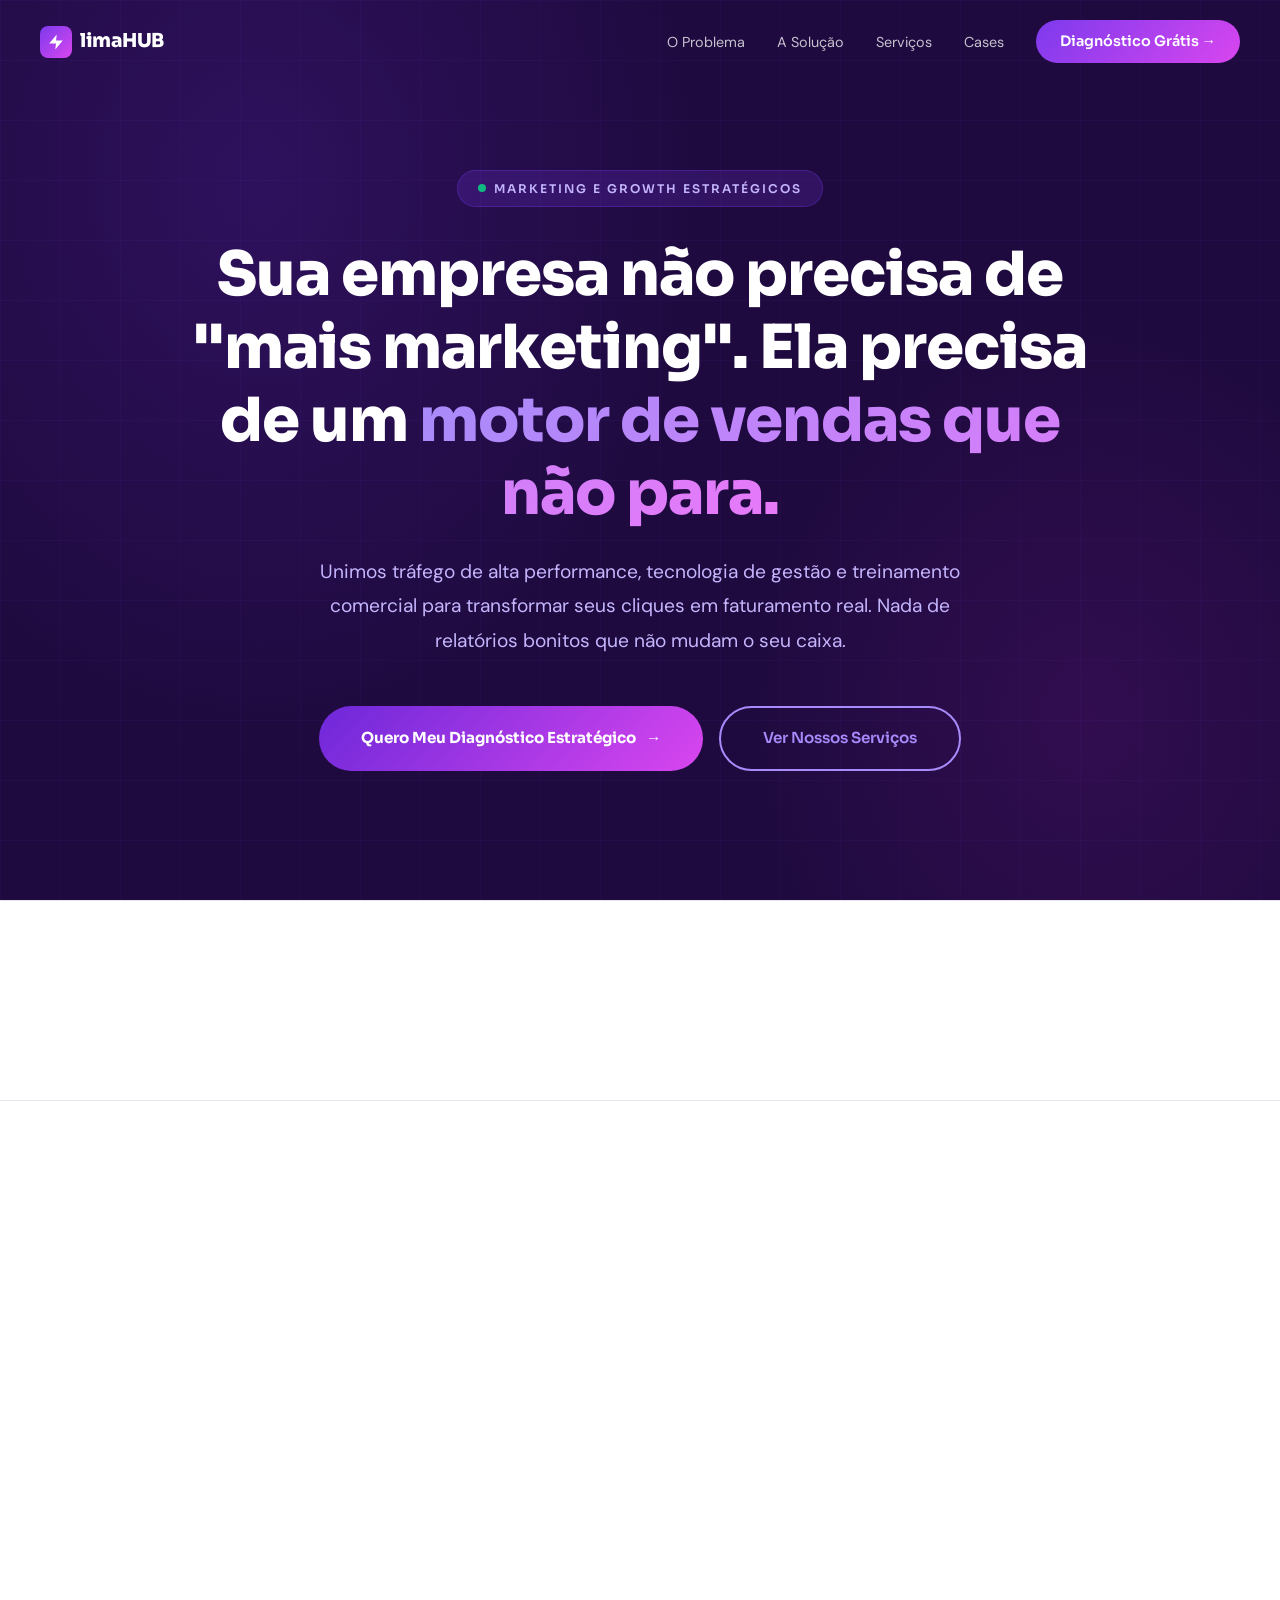
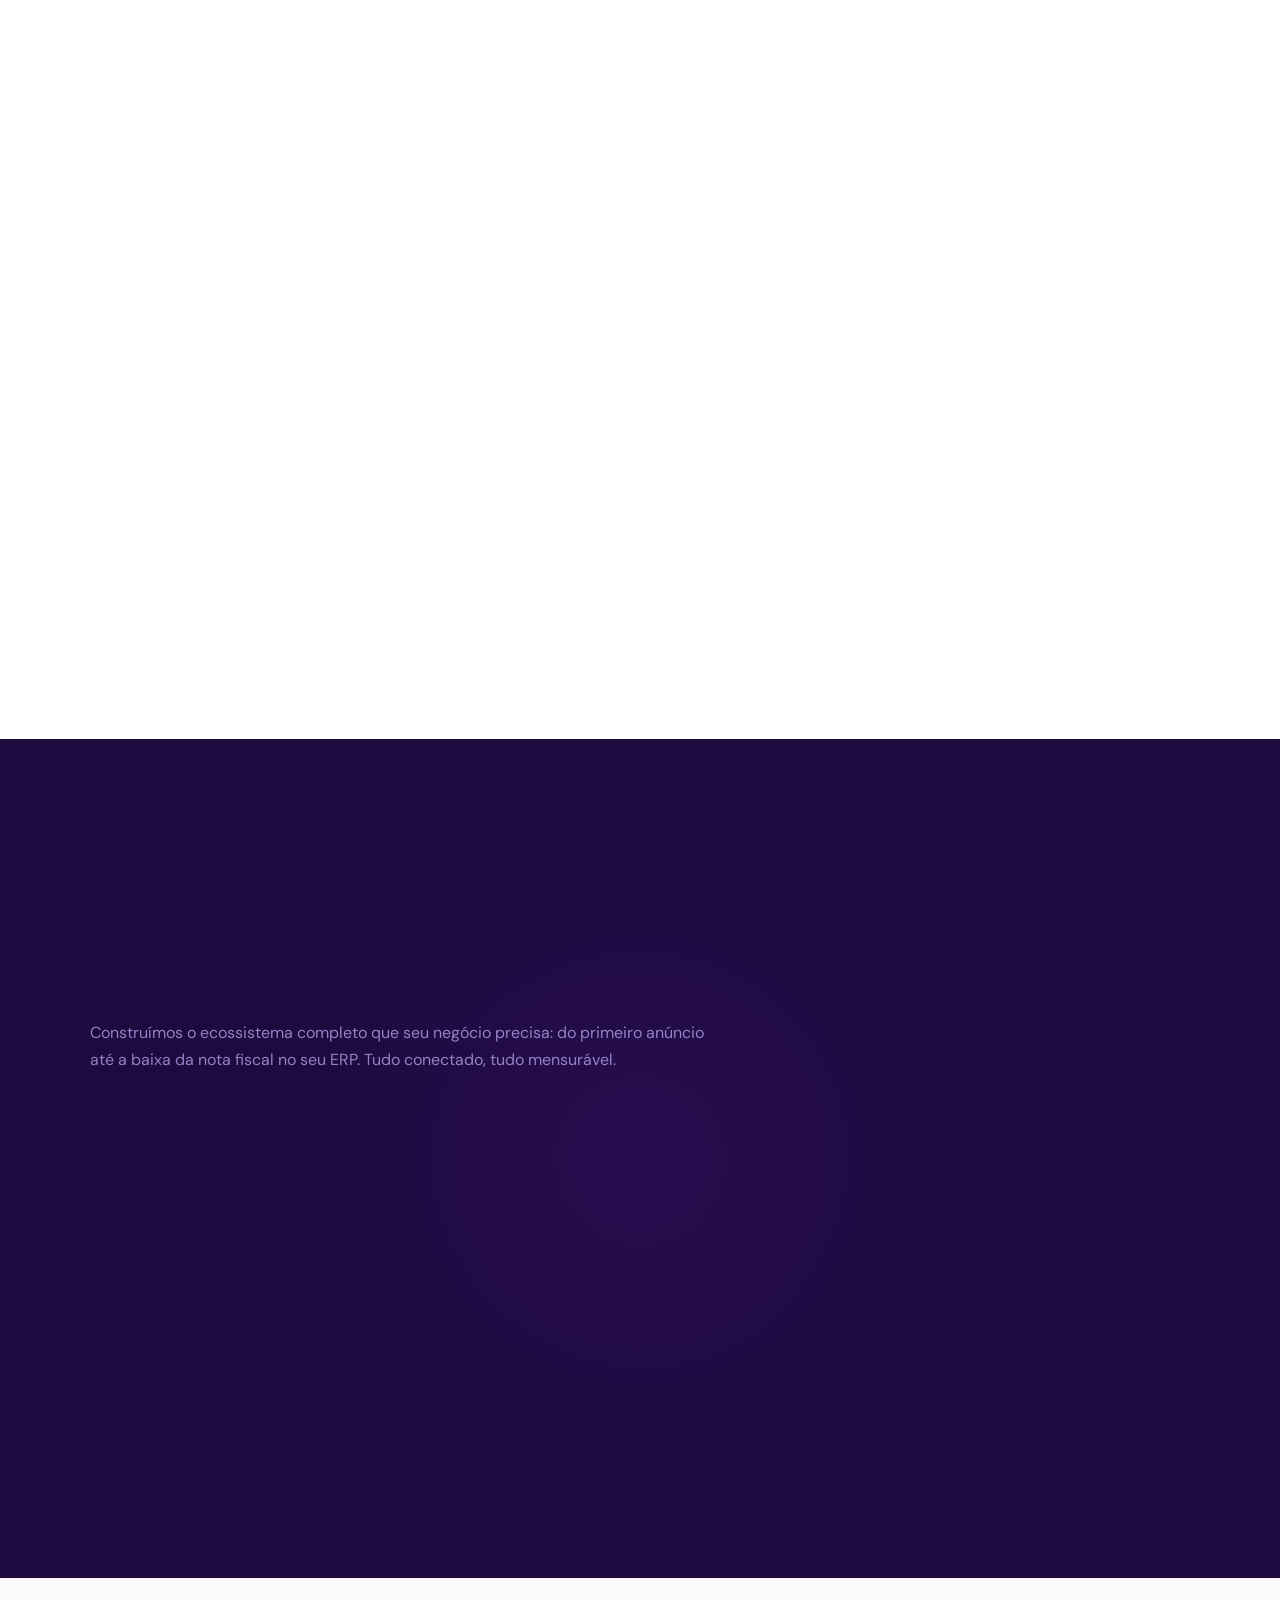
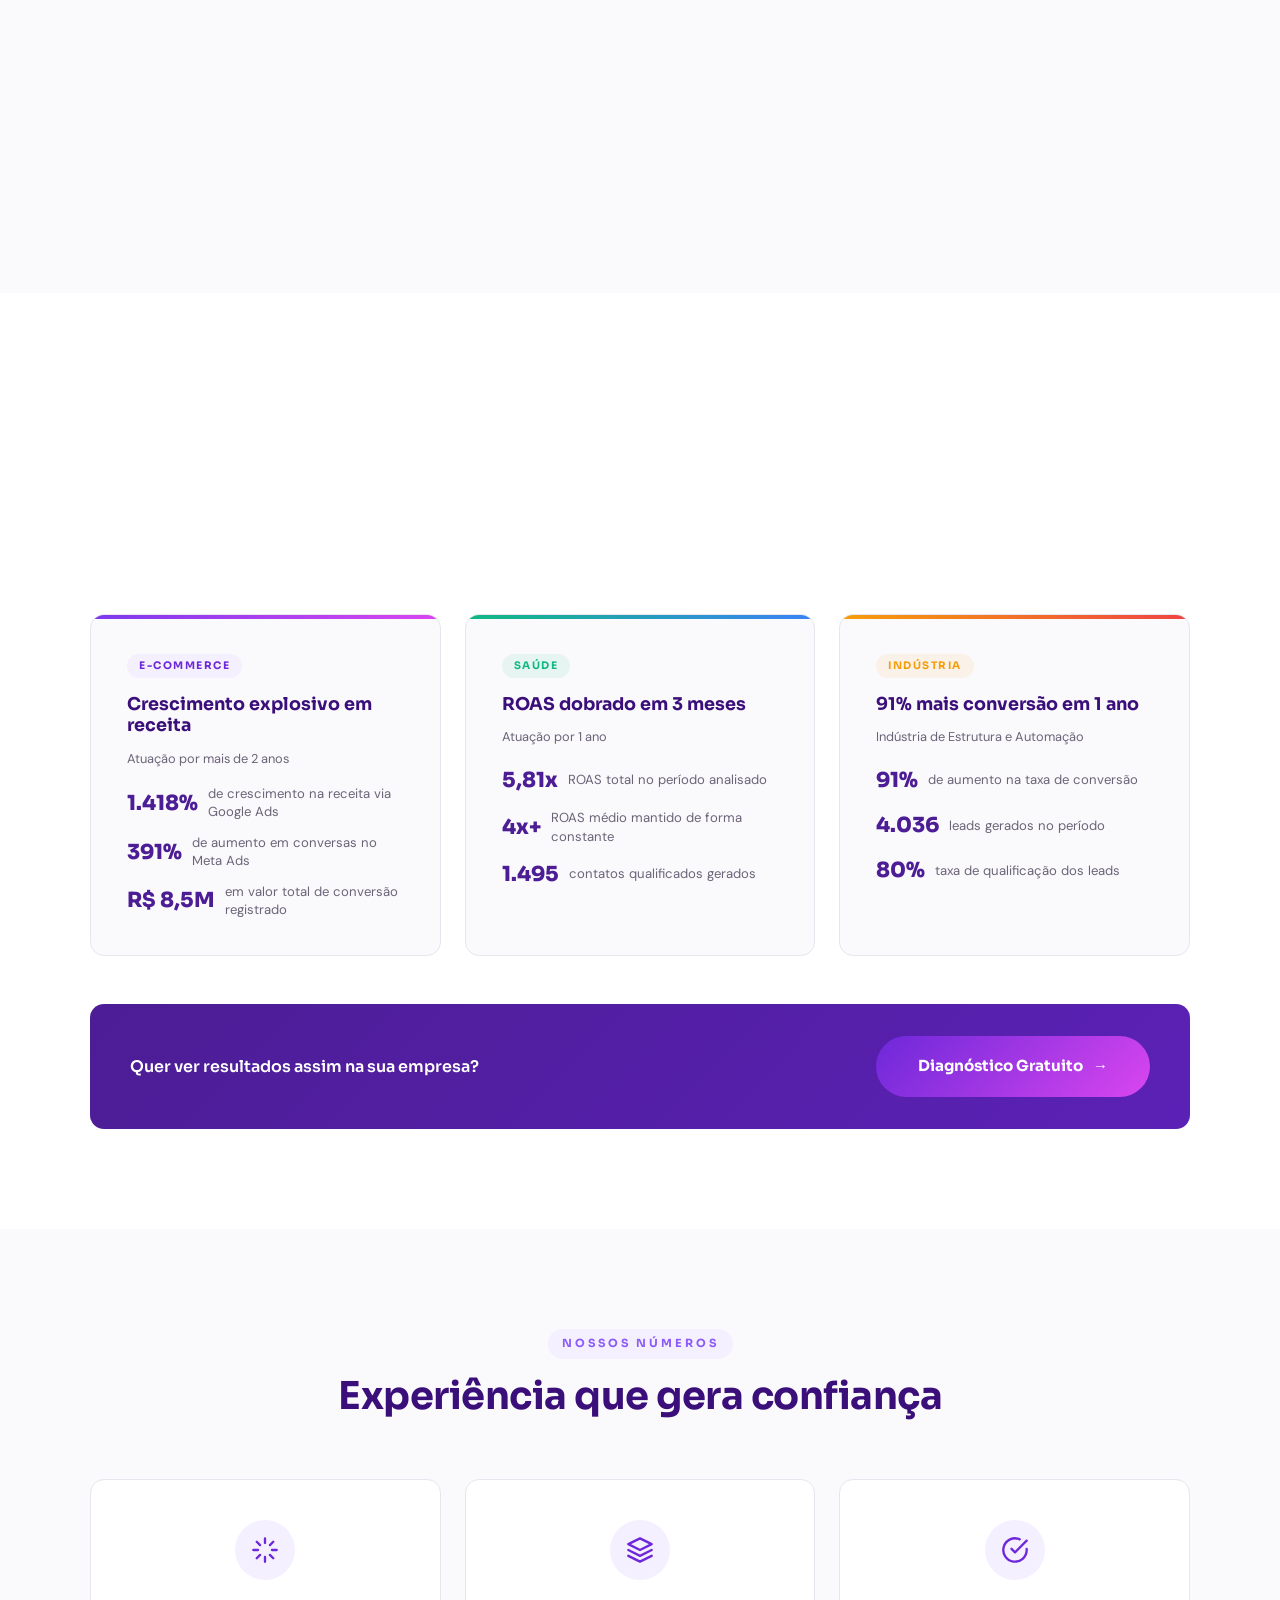
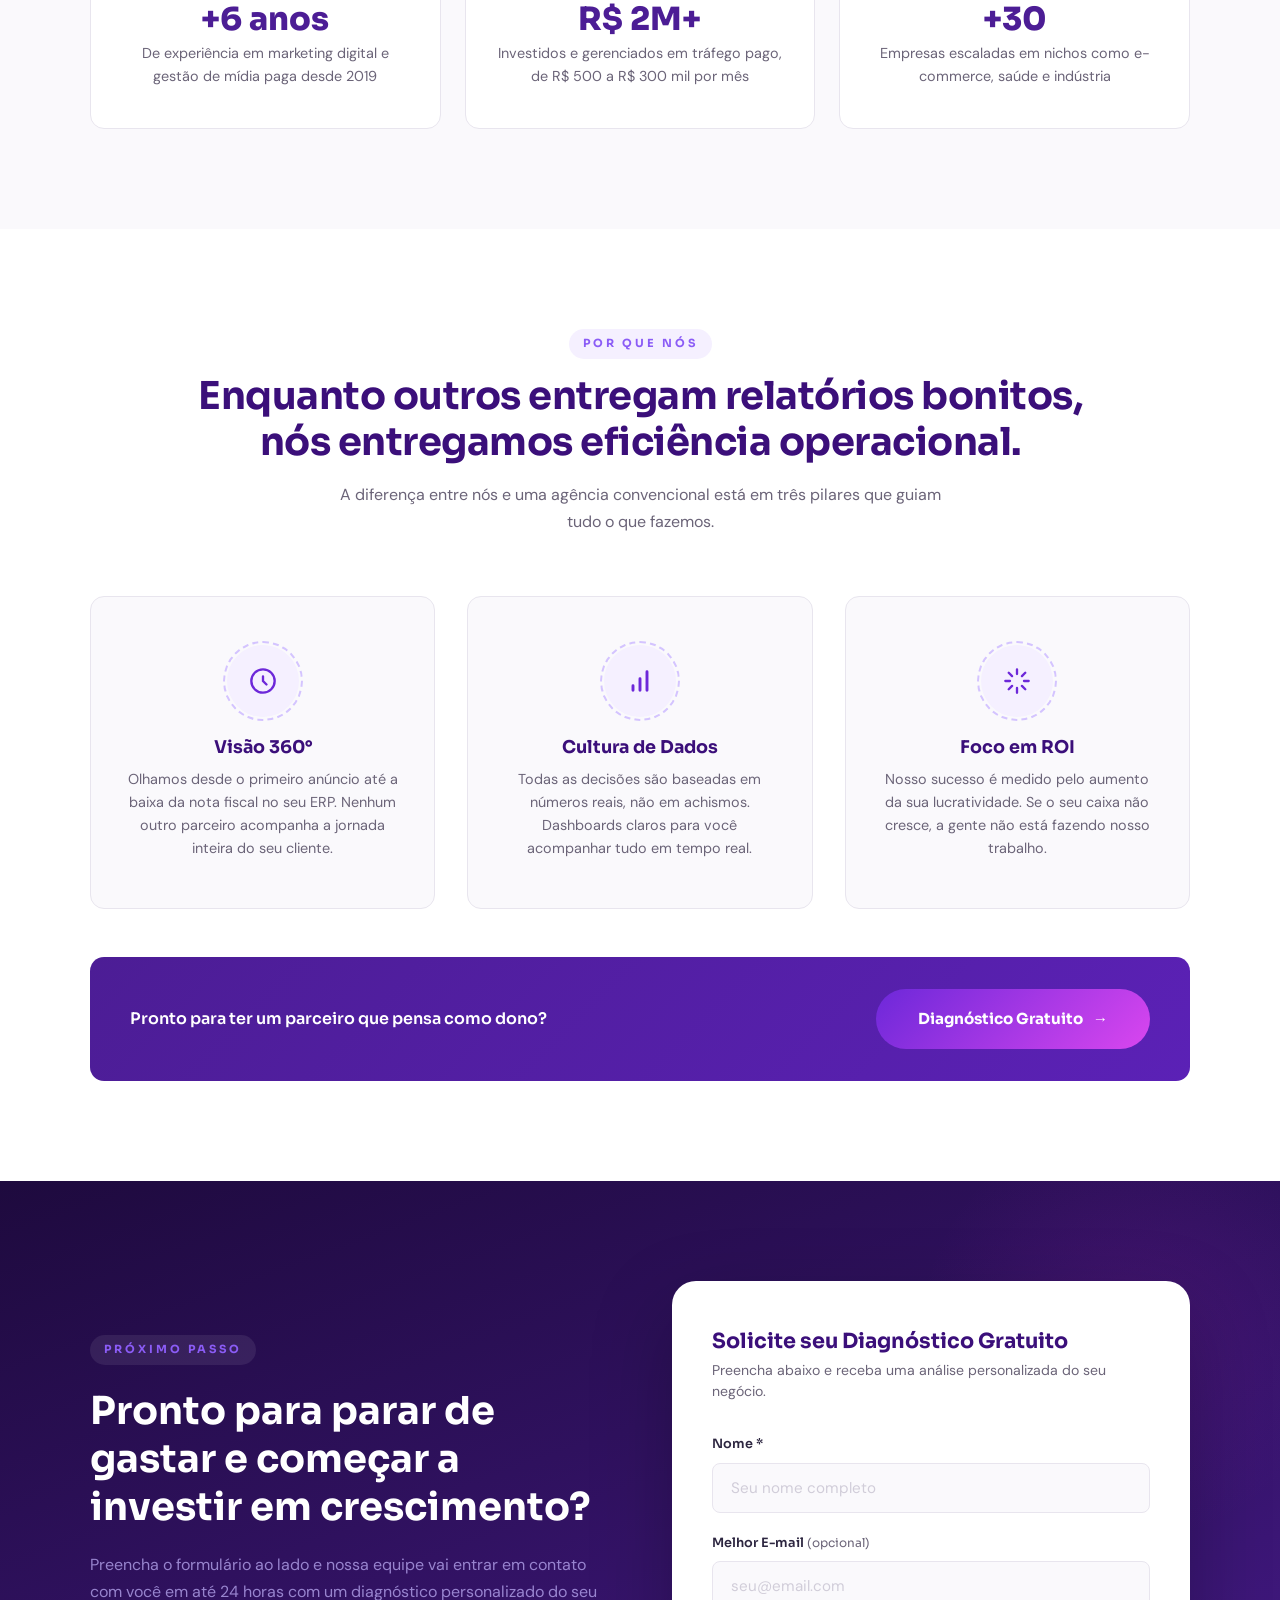
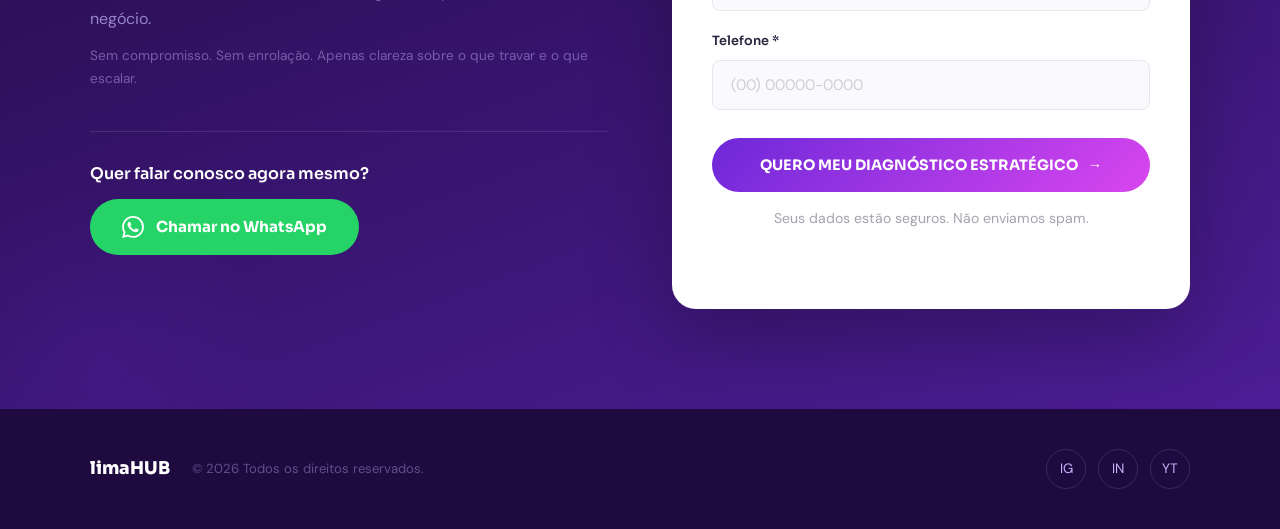
<file: index.html>
<!DOCTYPE html>
<html lang="pt-BR">
<head>
<meta charset="UTF-8">
<meta name="viewport" content="width=device-width, initial-scale=1.0">
<title>limaHUB | Marketing de Performance + Vendas</title>
<meta name="description" content="Unimos tráfego de alta performance, tecnologia de gestão e treinamento comercial para transformar seus cliques em faturamento real. Diagnóstico gratuito em 24h.">
<meta name="robots" content="index, follow">
<!-- Open Graph -->
<meta property="og:type" content="website">
<meta property="og:title" content="limaHUB | Marketing de Performance + Vendas">
<meta property="og:description" content="Unimos tráfego de alta performance, tecnologia de gestão e treinamento comercial para transformar seus cliques em faturamento real.">
<meta property="og:locale" content="pt_BR">
<meta name="twitter:card" content="summary_large_image">
<meta name="twitter:title" content="limaHUB | Marketing de Performance + Vendas">
<meta name="twitter:description" content="Unimos tráfego de alta performance, tecnologia de gestão e treinamento comercial para transformar seus cliques em faturamento real.">
<!-- Preconnect para Google Fonts (melhora performance de carregamento) -->
<link rel="preconnect" href="https://fonts.googleapis.com">
<link rel="preconnect" href="https://fonts.gstatic.com" crossorigin>
<link href="https://fonts.googleapis.com/css2?family=Sora:wght@300;400;600;700;800&family=DM+Sans:ital,wght@0,400;0,500;0,700;1,400&display=swap" rel="stylesheet">
<link rel="stylesheet" href="styles.css">
</head>
<body>

<!-- ═══════════════════════════════════
     HEADER
     ═══════════════════════════════════ -->
<header class="site-header" id="siteHeader">
  <div class="header-inner">
    <a href="#" class="logo">
      <div class="logo-icon">
        <svg width="18" height="18" fill="none" viewBox="0 0 24 24"><path d="M13 2L3 14h9l-1 8 10-12h-9l1-8z" fill="#fff"/></svg>
      </div>
      limaHUB
    </a>
    <ul class="nav-links">
      <li><a href="#problema">O Problema</a></li>
      <li><a href="#solucao">A Solução</a></li>
      <li><a href="#servicos">Serviços</a></li>
      <li><a href="#cases">Cases</a></li>
      <li><a href="#diagnostico" class="nav-cta">Diagnóstico Grátis →</a></li>
    </ul>
    <button class="mobile-menu-btn" id="mobileMenuBtn" aria-label="Ir para diagnóstico gratuito">Diagnóstico →</button>
  </div>
</header>

<!-- ═══════════════════════════════════
     HERO
     ═══════════════════════════════════ -->
<section class="hero" id="inicio">
  <div class="hero-grid"></div>
  <div class="hero-content">
    <div class="hero-badge reveal">
      <span class="pulse"></span>
      Marketing e Growth Estratégicos
    </div>
    <h1 class="reveal reveal-delay-1">
      Sua empresa não precisa de<br>"mais marketing". Ela precisa de um <span class="gradient-text">motor de vendas que não para.</span>
    </h1>
    <p class="hero-sub reveal reveal-delay-2">
      Unimos tráfego de alta performance, tecnologia de gestão e treinamento comercial para transformar seus cliques em faturamento real. Nada de relatórios bonitos que não mudam o seu caixa.
    </p>
    <div class="hero-cta-group reveal reveal-delay-3">
      <a href="#diagnostico" class="btn-primary">
        Quero Meu Diagnóstico Estratégico
        <span class="arrow">→</span>
      </a>
      <a href="#servicos" class="btn-outline btn-outline-light">
        <span class="btn-text">Ver Nossos Serviços</span>
        <div class="btn-fill"></div>
      </a>
    </div>
  </div>
</section>

<!-- ═══════════════════════════════════
     METRICS BAR
     ═══════════════════════════════════ -->
<div class="metrics-bar">
  <div class="metrics-inner">
    <div class="metric-item reveal">
      <div class="metric-number">+<span class="counter" data-target="30">0</span></div>
      <div class="metric-label">Empresas escaladas</div>
    </div>
    <div class="metric-item reveal reveal-delay-1">
      <div class="metric-number">R$<span class="counter" data-target="2">0</span><span class="counter-suffix">M+</span></div>
      <div class="metric-label">Investidos em tráfego pago</div>
    </div>
    <div class="metric-item reveal reveal-delay-2">
      <div class="metric-number">+<span class="counter" data-target="6">0</span><span class="counter-suffix"> anos</span></div>
      <div class="metric-label">De experiência em marketing</div>
    </div>
  </div>
</div>

<!-- ═══════════════════════════════════
     PROBLEMA
     ═══════════════════════════════════ -->
<section class="section problem-section" id="problema">
  <div class="section-inner">
    <div class="problem-grid">
      <div>
        <span class="section-label reveal">O Cenário Atual</span>
        <h2 class="section-title reveal reveal-delay-1">Você investe em marketing, mas o resultado é uma caixa preta?</h2>
        <p class="section-desc reveal reveal-delay-2">O problema não é o seu produto. É o vazio que existe entre atrair um cliente e fechar a venda. Algum desses cenários soa familiar?</p>

        <ul class="problem-list">
          <li class="problem-item reveal reveal-delay-2">
            <div class="problem-icon">🔥</div>
            <div class="problem-text"><strong>Leads que chegam, mas não compram.</strong> Sua equipe recebe contatos, mas sem um processo claro eles esfriam antes de virar negócio.</div>
          </li>
          <li class="problem-item reveal reveal-delay-3">
            <div class="problem-icon">📊</div>
            <div class="problem-text"><strong>Redes sociais bonitas, mas que não geram caixa.</strong> Curtidas e seguidores impressionam, mas não pagam as contas no fim do mês.</div>
          </li>
          <li class="problem-item reveal reveal-delay-4">
            <div class="problem-icon">💻</div>
            <div class="problem-text"><strong>ERP que ninguém sabe usar direito.</strong> Seus dados de vendas estão incompletos, bagunçados ou simplesmente ignorados pela equipe.</div>
          </li>
          <li class="problem-item reveal reveal-delay-5">
            <div class="problem-icon">🔀</div>
            <div class="problem-text"><strong>Marketing e vendas falam línguas diferentes.</strong> O time de marketing gera leads que o comercial ignora, e ninguém sabe de quem é a culpa.</div>
          </li>
        </ul>
      </div>

      <div class="problem-visual reveal">
        <svg class="funnel-graphic" viewBox="0 0 340 440" fill="none" xmlns="http://www.w3.org/2000/svg">
          <defs>
            <linearGradient id="fG1" x1="170" y1="20" x2="170" y2="160" gradientUnits="userSpaceOnUse">
              <stop stop-color="#9b6dff" stop-opacity="0.25"/>
              <stop offset="1" stop-color="#9b6dff" stop-opacity="0.08"/>
            </linearGradient>
            <linearGradient id="fG2" x1="170" y1="175" x2="170" y2="300" gradientUnits="userSpaceOnUse">
              <stop stop-color="#8b5cf6" stop-opacity="0.2"/>
              <stop offset="1" stop-color="#8b5cf6" stop-opacity="0.06"/>
            </linearGradient>
            <linearGradient id="fG3" x1="170" y1="315" x2="170" y2="410" gradientUnits="userSpaceOnUse">
              <stop stop-color="#7c3aed" stop-opacity="0.2"/>
              <stop offset="1" stop-color="#d946ef" stop-opacity="0.06"/>
            </linearGradient>
          </defs>

          <!-- Topo: Tráfego -->
          <path d="M20,30 L320,30 L260,150 L80,150 Z" fill="url(#fG1)" stroke="#b89dff" stroke-width="1.5" stroke-linejoin="round"/>
          <text x="170" y="72" text-anchor="middle" font-family="Sora,sans-serif" font-size="14" font-weight="700" fill="#5b21b6">TRÁFEGO</text>
          <text x="170" y="96" text-anchor="middle" font-family="DM Sans,sans-serif" font-size="11" fill="#6b6478">Milhares de cliques chegando</text>

          <!-- Meio: Leads -->
          <path d="M80,165 L260,165 L220,290 L120,290 Z" fill="url(#fG2)" stroke="#b89dff" stroke-width="1.5" stroke-linejoin="round"/>
          <text x="170" y="215" text-anchor="middle" font-family="Sora,sans-serif" font-size="14" font-weight="700" fill="#5b21b6">LEADS</text>
          <text x="170" y="239" text-anchor="middle" font-family="DM Sans,sans-serif" font-size="11" fill="#6b6478">Para onde estão indo?</text>

          <!-- Base: Vendas -->
          <path d="M120,305 L220,305 L195,400 L145,400 Z" fill="url(#fG3)" stroke="#b89dff" stroke-width="1.5" stroke-linejoin="round"/>
          <text x="170" y="350" text-anchor="middle" font-family="Sora,sans-serif" font-size="14" font-weight="700" fill="#5b21b6">VENDAS</text>
          <text x="170" y="374" text-anchor="middle" font-family="DM Sans,sans-serif" font-size="11" fill="#6b6478">Quase nenhuma...</text>

          <!-- Setas de vazamento -->
          <path d="M78,155 C60,158 42,170 35,190" stroke="#ef4444" stroke-width="1.5" stroke-dasharray="5 4" fill="none" stroke-linecap="round" opacity="0.5"/>
          <path d="M262,155 C280,158 298,170 305,190" stroke="#ef4444" stroke-width="1.5" stroke-dasharray="5 4" fill="none" stroke-linecap="round" opacity="0.5"/>
          <path d="M118,290 C100,300 82,312 75,330" stroke="#ef4444" stroke-width="1.5" stroke-dasharray="5 4" fill="none" stroke-linecap="round" opacity="0.5"/>
          <path d="M222,290 C240,300 258,312 265,330" stroke="#ef4444" stroke-width="1.5" stroke-dasharray="5 4" fill="none" stroke-linecap="round" opacity="0.5"/>

          <!-- Alertas -->
          <circle cx="30" cy="198" r="14" fill="rgba(239,68,68,0.1)" stroke="#ef4444" stroke-width="1.5"/>
          <text x="30" y="203" text-anchor="middle" font-family="Sora,sans-serif" font-size="13" font-weight="800" fill="#ef4444">!</text>

          <circle cx="310" cy="198" r="14" fill="rgba(239,68,68,0.1)" stroke="#ef4444" stroke-width="1.5"/>
          <text x="310" y="203" text-anchor="middle" font-family="Sora,sans-serif" font-size="13" font-weight="800" fill="#ef4444">!</text>

          <circle cx="70" cy="338" r="14" fill="rgba(239,68,68,0.1)" stroke="#ef4444" stroke-width="1.5"/>
          <text x="70" y="343" text-anchor="middle" font-family="Sora,sans-serif" font-size="13" font-weight="800" fill="#ef4444">!</text>

          <circle cx="270" cy="338" r="14" fill="rgba(239,68,68,0.1)" stroke="#ef4444" stroke-width="1.5"/>
          <text x="270" y="343" text-anchor="middle" font-family="Sora,sans-serif" font-size="13" font-weight="800" fill="#ef4444">!</text>

          <!-- Labels de vazamento -->
          <text x="30" y="224" text-anchor="middle" font-family="DM Sans,sans-serif" font-size="8" fill="#ef4444" font-weight="600">VAZAMENTO</text>
          <text x="310" y="224" text-anchor="middle" font-family="DM Sans,sans-serif" font-size="8" fill="#ef4444" font-weight="600">VAZAMENTO</text>
          <text x="70" y="364" text-anchor="middle" font-family="DM Sans,sans-serif" font-size="8" fill="#ef4444" font-weight="600">PERDA</text>
          <text x="270" y="364" text-anchor="middle" font-family="DM Sans,sans-serif" font-size="8" fill="#ef4444" font-weight="600">PERDA</text>
        </svg>
      </div>
    </div>

    <div class="inline-cta reveal">
      <p>Cansado de queimar dinheiro sem saber onde está o problema?</p>
      <a href="#diagnostico" class="btn-primary">Diagnóstico Gratuito <span class="arrow">→</span></a>
    </div>
  </div>
</section>

<!-- ═══════════════════════════════════
     SOLUÇÃO
     ═══════════════════════════════════ -->
<section class="section solution-section" id="solucao">
  <div class="section-inner solution-inner">
    <span class="section-label reveal">A Solução</span>
    <h2 class="section-title reveal reveal-delay-1">Não somos "mais uma agência".<br>Somos seus parceiros de Growth e Operações.</h2>
    <p class="section-desc reveal reveal-delay-2">Construímos o ecossistema completo que seu negócio precisa: do primeiro anúncio até a baixa da nota fiscal no seu ERP. Tudo conectado, tudo mensurável.</p>

    <div class="solution-pillars">
      <div class="pillar-card reveal">
        <div class="pillar-number">01</div>
        <div class="pillar-title">Atrair</div>
        <div class="pillar-desc">Colocamos sua marca na frente de quem tem intenção real de compra com tráfego pago, SEO e social media estratégico.</div>
      </div>
      <div class="pillar-card reveal reveal-delay-1">
        <div class="pillar-number">02</div>
        <div class="pillar-title">Converter</div>
        <div class="pillar-desc">Transformamos cada clique em oportunidade com páginas otimizadas, funis inteligentes e experiência que guia o lead até a ação.</div>
      </div>
      <div class="pillar-card reveal reveal-delay-2">
        <div class="pillar-number">03</div>
        <div class="pillar-title">Fechar</div>
        <div class="pillar-desc">Garantimos que nenhum lead seja desperdiçado com CRM configurado, dados precisos e um time comercial treinado para converter.</div>
      </div>
    </div>

    <div class="solution-cta-wrap reveal">
      <a href="#diagnostico" class="btn-primary btn-primary--light">
        Quero Meu Diagnóstico Estratégico
        <span class="arrow">→</span>
      </a>
    </div>
  </div>
</section>

<!-- ═══════════════════════════════════
     SERVIÇOS
     ═══════════════════════════════════ -->
<section class="section services-section" id="servicos">
  <div class="section-inner">
    <div class="services-header">
      <span class="section-label reveal">Nossos Serviços</span>
      <h2 class="section-title reveal reveal-delay-1">6 frentes integradas para escalar seu faturamento</h2>
      <p class="section-desc reveal reveal-delay-2">Cada serviço foi desenhado para funcionar em conjunto. Sozinhos, eles entregam resultado. Juntos, eles criam um motor de crescimento previsível.</p>
    </div>

    <!-- 1. ANÁLISE E ESTUDO (featured) -->
    <div class="services-grid">
      <div class="service-card featured reveal">
        <div class="featured-inner">
          <div class="featured-badge">
            <span class="badge-number">24</span>
            <span class="badge-unit">horas</span>
          </div>
          <div>
            <div class="service-step-number">Passo 01</div>
            <span class="service-tag">Diagnóstico</span>
            <h3>Análise e Estudo do Seu Negócio</h3>
            <p>Antes de qualquer ação, fazemos um estudo completo da sua empresa: mercado, concorrência, canais atuais, processo de vendas e dados do seu ERP. Em até 24 horas, você recebe um plano com as soluções ideais para o seu cenário específico. Nada genérico. Tudo sob medida.</p>
            <div class="service-result">
              <svg width="16" height="16" viewBox="0 0 24 24" fill="none"><path d="M22 11.08V12a10 10 0 11-5.93-9.14" stroke="#e879f9" stroke-width="2" stroke-linecap="round"/><path d="M22 4L12 14.01l-3-3" stroke="#e879f9" stroke-width="2" stroke-linecap="round" stroke-linejoin="round"/></svg>
              Diagnóstico completo entregue em até 24h
            </div>
          </div>
        </div>
      </div>
    </div>

    <!-- 2 a 6: Demais serviços em sequência -->
    <div class="services-grid services-grid--secondary">

      <!-- 2. Tráfego Pago -->
      <div class="service-card reveal">
        <div class="service-step-number">Passo 02</div>
        <div class="service-icon traffic">
          <svg width="24" height="24" fill="none" viewBox="0 0 24 24"><path d="M13 2L3 14h9l-1 8 10-12h-9l1-8z" fill="var(--purple-500)"/></svg>
        </div>
        <span class="service-tag">Growth</span>
        <h3>Tráfego Pago e Growth Marketing</h3>
        <p>Estratégias de mídia paga aceleradas para colocar seu produto na frente de quem quer comprar agora. Cada real investido é rastreado do clique até a venda no seu caixa. Sem métricas de vaidade.</p>
        <div class="service-result">
          <svg width="16" height="16" viewBox="0 0 24 24" fill="none"><path d="M22 11.08V12a10 10 0 11-5.93-9.14" stroke="#10b981" stroke-width="2" stroke-linecap="round"/><path d="M22 4L12 14.01l-3-3" stroke="#10b981" stroke-width="2" stroke-linecap="round" stroke-linejoin="round"/></svg>
          Mais de R$ 2 milhões gerenciados em mídia
        </div>
      </div>

      <!-- 3. SEO -->
      <div class="service-card reveal reveal-delay-1">
        <div class="service-step-number">Passo 03</div>
        <div class="service-icon seo">
          <svg width="24" height="24" fill="none" viewBox="0 0 24 24"><circle cx="11" cy="11" r="8" stroke="#10b981" stroke-width="2"/><path d="M21 21l-4.35-4.35" stroke="#10b981" stroke-width="2" stroke-linecap="round"/></svg>
        </div>
        <span class="service-tag service-tag--green">Orgânico</span>
        <h3>SEO de Performance</h3>
        <p>Construção de autoridade orgânica para que sua empresa apareça no Google sem precisar pagar por cada clique. Resultados que se acumulam mês a mês e reduzem sua dependência de anúncios pagos.</p>
        <div class="service-result">
          <svg width="16" height="16" viewBox="0 0 24 24" fill="none"><path d="M22 11.08V12a10 10 0 11-5.93-9.14" stroke="#10b981" stroke-width="2" stroke-linecap="round"/><path d="M22 4L12 14.01l-3-3" stroke="#10b981" stroke-width="2" stroke-linecap="round" stroke-linejoin="round"/></svg>
          Tráfego orgânico como ativo permanente
        </div>
      </div>

      <!-- 4. Social Media -->
      <div class="service-card reveal reveal-delay-2">
        <div class="service-step-number">Passo 04</div>
        <div class="service-icon social">
          <svg width="24" height="24" fill="none" viewBox="0 0 24 24"><path d="M17 2H7a5 5 0 00-5 5v10a5 5 0 005 5h10a5 5 0 005-5V7a5 5 0 00-5-5z" stroke="var(--fuchsia-500)" stroke-width="2"/><circle cx="12" cy="12" r="4" stroke="var(--fuchsia-500)" stroke-width="2"/><circle cx="17.5" cy="6.5" r="1.5" fill="var(--fuchsia-500)"/></svg>
        </div>
        <span class="service-tag service-tag--fuchsia">Marca</span>
        <h3>Social Media Estratégico</h3>
        <p>Gestão de redes sociais focada em posicionamento e engajamento que converte. Não criamos posts bonitos para ganhar likes. Criamos conteúdo que posiciona sua marca como autoridade e gera demanda qualificada.</p>
        <div class="service-result">
          <svg width="16" height="16" viewBox="0 0 24 24" fill="none"><path d="M22 11.08V12a10 10 0 11-5.93-9.14" stroke="#10b981" stroke-width="2" stroke-linecap="round"/><path d="M22 4L12 14.01l-3-3" stroke="#10b981" stroke-width="2" stroke-linecap="round" stroke-linejoin="round"/></svg>
          Conteúdo que vende, não só engaja
        </div>
      </div>

      <!-- 5. Sites e Landing Pages -->
      <div class="service-card reveal">
        <div class="service-step-number">Passo 05</div>
        <div class="service-icon lp">
          <svg width="24" height="24" fill="none" viewBox="0 0 24 24"><rect x="3" y="3" width="18" height="18" rx="3" stroke="var(--purple-500)" stroke-width="2"/><path d="M3 9h18M9 21V9" stroke="var(--purple-500)" stroke-width="2"/></svg>
        </div>
        <span class="service-tag service-tag--blue">Conversão</span>
        <h3>Sites e Landing Pages de Alta Performance</h3>
        <p>Páginas ultra-rápidas, otimizadas para conversão e focadas na experiência do usuário. Aqui é onde o clique vira oportunidade real. Nada de sites vitrine: cada elemento é pensado para guiar o visitante até a ação.</p>
        <div class="service-result">
          <svg width="16" height="16" viewBox="0 0 24 24" fill="none"><path d="M22 11.08V12a10 10 0 11-5.93-9.14" stroke="#10b981" stroke-width="2" stroke-linecap="round"/><path d="M22 4L12 14.01l-3-3" stroke="#10b981" stroke-width="2" stroke-linecap="round" stroke-linejoin="round"/></svg>
          Onde o clique se transforma em oportunidade
        </div>
      </div>

      <!-- 6. ERP / CRM -->
      <div class="service-card reveal reveal-delay-1">
        <div class="service-step-number">Passo 06</div>
        <div class="service-icon erp">
          <svg width="24" height="24" fill="none" viewBox="0 0 24 24"><path d="M12 20V10M18 20V4M6 20v-4" stroke="#f59e0b" stroke-width="2.5" stroke-linecap="round"/></svg>
        </div>
        <span class="service-tag service-tag--amber">Dados</span>
        <h3>Configuração de ERPs e CRM</h3>
        <p>Implementamos e auditamos seus sistemas de gestão para que você tenha dados reais, não suposições. Sua operação organizada para você saber exatamente de onde vem cada centavo e qual canal está realmente gerando lucro.</p>
        <div class="service-result">
          <svg width="16" height="16" viewBox="0 0 24 24" fill="none"><path d="M22 11.08V12a10 10 0 11-5.93-9.14" stroke="#10b981" stroke-width="2" stroke-linecap="round"/><path d="M22 4L12 14.01l-3-3" stroke="#10b981" stroke-width="2" stroke-linecap="round" stroke-linejoin="round"/></svg>
          Decisões com dados, não achismos
        </div>
      </div>

      <!-- 7. Treinamento de Vendas -->
      <div class="service-card reveal reveal-delay-2">
        <div class="service-step-number">Passo 07</div>
        <div class="service-icon training">
          <svg width="24" height="24" fill="none" viewBox="0 0 24 24"><path d="M17 21v-2a4 4 0 00-4-4H5a4 4 0 00-4 4v2" stroke="var(--success)" stroke-width="2"/><circle cx="9" cy="7" r="4" stroke="var(--success)" stroke-width="2"/><path d="M23 21v-2a4 4 0 00-3-3.87M16 3.13a4 4 0 010 7.75" stroke="var(--success)" stroke-width="2" stroke-linecap="round"/></svg>
        </div>
        <span class="service-tag service-tag--green">Vendas</span>
        <h3>Treinamento de Vendas</h3>
        <p>Capacitamos seu time comercial para abordar, contornar objeções e fechar os leads que o marketing entrega. Garantimos que o investimento em tráfego não seja desperdiçado por um atendimento lento, sem técnica ou sem processo.</p>
        <div class="service-result">
          <svg width="16" height="16" viewBox="0 0 24 24" fill="none"><path d="M22 11.08V12a10 10 0 11-5.93-9.14" stroke="#10b981" stroke-width="2" stroke-linecap="round"/><path d="M22 4L12 14.01l-3-3" stroke="#10b981" stroke-width="2" stroke-linecap="round" stroke-linejoin="round"/></svg>
          Nenhum lead desperdiçado pelo atendimento
        </div>
      </div>
    </div>

    <div class="inline-cta reveal">
      <p>Quer saber quais serviços vão destravar o crescimento da sua empresa?</p>
      <a href="#diagnostico" class="btn-primary">Diagnóstico Gratuito <span class="arrow">→</span></a>
    </div>
  </div>
</section>

<!-- ═══════════════════════════════════
     CASES DE SUCESSO
     ═══════════════════════════════════ -->
<section class="section cases-section" id="cases">
  <div class="section-inner">
    <div class="services-header">
      <span class="section-label reveal">Cases de Sucesso</span>
      <h2 class="section-title reveal reveal-delay-1">Resultados reais de empresas que confiaram na gente</h2>
      <p class="section-desc reveal reveal-delay-2">Não falamos de métricas bonitas. Falamos de receita, conversão e crescimento que aparece no caixa.</p>
    </div>

    <div class="cases-grid">
      <!-- E-commerce -->
      <div class="case-card ecommerce reveal">
        <span class="case-tag ecommerce">E-commerce</span>
        <h3>Crescimento explosivo em receita</h3>
        <p class="case-duration">Atuação por mais de 2 anos</p>
        <div class="case-stats">
          <div class="case-stat">
            <div class="case-stat-value">1.418%</div>
            <div class="case-stat-label">de crescimento na receita via Google Ads</div>
          </div>
          <div class="case-stat">
            <div class="case-stat-value">391%</div>
            <div class="case-stat-label">de aumento em conversas no Meta Ads</div>
          </div>
          <div class="case-stat">
            <div class="case-stat-value">R$ 8,5M</div>
            <div class="case-stat-label">em valor total de conversão registrado</div>
          </div>
        </div>
      </div>

      <!-- Saúde -->
      <div class="case-card saude reveal reveal-delay-1">
        <span class="case-tag saude">Saúde</span>
        <h3>ROAS dobrado em 3 meses</h3>
        <p class="case-duration">Atuação por 1 ano</p>
        <div class="case-stats">
          <div class="case-stat">
            <div class="case-stat-value">5,81x</div>
            <div class="case-stat-label">ROAS total no período analisado</div>
          </div>
          <div class="case-stat">
            <div class="case-stat-value">4x+</div>
            <div class="case-stat-label">ROAS médio mantido de forma constante</div>
          </div>
          <div class="case-stat">
            <div class="case-stat-value">1.495</div>
            <div class="case-stat-label">contatos qualificados gerados</div>
          </div>
        </div>
      </div>

      <!-- Indústria -->
      <div class="case-card industria reveal reveal-delay-2">
        <span class="case-tag industria">Indústria</span>
        <h3>91% mais conversão em 1 ano</h3>
        <p class="case-duration">Indústria de Estrutura e Automação</p>
        <div class="case-stats">
          <div class="case-stat">
            <div class="case-stat-value">91%</div>
            <div class="case-stat-label">de aumento na taxa de conversão</div>
          </div>
          <div class="case-stat">
            <div class="case-stat-value">4.036</div>
            <div class="case-stat-label">leads gerados no período</div>
          </div>
          <div class="case-stat">
            <div class="case-stat-value">80%</div>
            <div class="case-stat-label">taxa de qualificação dos leads</div>
          </div>
        </div>
      </div>
    </div>

    <div class="inline-cta reveal">
      <p>Quer ver resultados assim na sua empresa?</p>
      <a href="#diagnostico" class="btn-primary">Diagnóstico Gratuito <span class="arrow">→</span></a>
    </div>
  </div>
</section>

<!-- ═══════════════════════════════════
     NÚMEROS / PROOF
     ═══════════════════════════════════ -->
<section class="section proof-section" id="numeros">
  <div class="section-inner">
    <div class="services-header">
      <span class="section-label reveal">Nossos Números</span>
      <h2 class="section-title reveal reveal-delay-1">Experiência que gera confiança</h2>
    </div>

    <div class="proof-cards">
      <div class="proof-card reveal">
        <div class="proof-icon">
          <svg width="28" height="28" fill="none" viewBox="0 0 24 24"><path d="M12 2v4M12 18v4M4.93 4.93l2.83 2.83M16.24 16.24l2.83 2.83M2 12h4M18 12h4M4.93 19.07l2.83-2.83M16.24 7.76l2.83-2.83" stroke="var(--purple-600)" stroke-width="2" stroke-linecap="round"/></svg>
        </div>
        <h3>+6 anos</h3>
        <p>De experiência em marketing digital e gestão de mídia paga desde 2019</p>
      </div>
      <div class="proof-card reveal reveal-delay-1">
        <div class="proof-icon">
          <svg width="28" height="28" fill="none" viewBox="0 0 24 24"><path d="M12 2L2 7l10 5 10-5-10-5zM2 17l10 5 10-5M2 12l10 5 10-5" stroke="var(--purple-600)" stroke-width="2" stroke-linecap="round" stroke-linejoin="round"/></svg>
        </div>
        <h3>R$ 2M+</h3>
        <p>Investidos e gerenciados em tráfego pago, de R$ 500 a R$ 300 mil por mês</p>
      </div>
      <div class="proof-card reveal reveal-delay-2">
        <div class="proof-icon">
          <svg width="28" height="28" fill="none" viewBox="0 0 24 24"><path d="M22 11.08V12a10 10 0 11-5.93-9.14" stroke="var(--purple-600)" stroke-width="2" stroke-linecap="round"/><path d="M22 4L12 14.01l-3-3" stroke="var(--purple-600)" stroke-width="2" stroke-linecap="round" stroke-linejoin="round"/></svg>
        </div>
        <h3>+30</h3>
        <p>Empresas escaladas em nichos como e-commerce, saúde e indústria</p>
      </div>
    </div>
  </div>
</section>

<!-- ═══════════════════════════════════
     POR QUE NÓS
     ═══════════════════════════════════ -->
<section class="section why-section" id="diferenciais">
  <div class="section-inner">
    <div class="services-header">
      <span class="section-label reveal">Por Que Nós</span>
      <h2 class="section-title reveal reveal-delay-1">Enquanto outros entregam relatórios bonitos,<br>nós entregamos eficiência operacional.</h2>
      <p class="section-desc reveal reveal-delay-2">A diferença entre nós e uma agência convencional está em três pilares que guiam tudo o que fazemos.</p>
    </div>

    <div class="why-grid">
      <div class="why-card reveal">
        <div class="why-icon-wrap">
          <svg width="28" height="28" fill="none" viewBox="0 0 24 24"><circle cx="12" cy="12" r="10" stroke="var(--purple-600)" stroke-width="2"/><path d="M12 8v4l3 3" stroke="var(--purple-600)" stroke-width="2" stroke-linecap="round"/></svg>
        </div>
        <h3>Visão 360°</h3>
        <p>Olhamos desde o primeiro anúncio até a baixa da nota fiscal no seu ERP. Nenhum outro parceiro acompanha a jornada inteira do seu cliente.</p>
      </div>
      <div class="why-card reveal reveal-delay-1">
        <div class="why-icon-wrap">
          <svg width="28" height="28" fill="none" viewBox="0 0 24 24"><path d="M12 20V10M18 20V4M6 20v-4" stroke="var(--purple-600)" stroke-width="2.5" stroke-linecap="round"/></svg>
        </div>
        <h3>Cultura de Dados</h3>
        <p>Todas as decisões são baseadas em números reais, não em achismos. Dashboards claros para você acompanhar tudo em tempo real.</p>
      </div>
      <div class="why-card reveal reveal-delay-2">
        <div class="why-icon-wrap">
          <svg width="28" height="28" fill="none" viewBox="0 0 24 24"><path d="M12 2v4M12 18v4M4.93 4.93l2.83 2.83M16.24 16.24l2.83 2.83M2 12h4M18 12h4M4.93 19.07l2.83-2.83M16.24 7.76l2.83-2.83" stroke="var(--purple-600)" stroke-width="2" stroke-linecap="round"/></svg>
        </div>
        <h3>Foco em ROI</h3>
        <p>Nosso sucesso é medido pelo aumento da sua lucratividade. Se o seu caixa não cresce, a gente não está fazendo nosso trabalho.</p>
      </div>
    </div>

    <div class="inline-cta reveal">
      <p>Pronto para ter um parceiro que pensa como dono?</p>
      <a href="#diagnostico" class="btn-primary">Diagnóstico Gratuito <span class="arrow">→</span></a>
    </div>
  </div>
</section>

<!-- ═══════════════════════════════════
     FORMULÁRIO DE CONTATO + WHATSAPP
     ═══════════════════════════════════ -->
<section class="contact-section" id="diagnostico">
  <div class="contact-inner">

    <!-- Lado esquerdo: texto + WhatsApp -->
    <div class="contact-text reveal">
      <span class="section-label" style="background:rgba(255,255,255,0.08);">Próximo Passo</span>
      <h2>Pronto para parar de gastar e começar a investir em crescimento?</h2>
      <p>Preencha o formulário ao lado e nossa equipe vai entrar em contato com você em até 24 horas com um diagnóstico personalizado do seu negócio.</p>
      <p class="contact-no-strings">Sem compromisso. Sem enrolação. Apenas clareza sobre o que travar e o que escalar.</p>

      <div class="whatsapp-block">
        <h3>Quer falar conosco agora mesmo?</h3>
        <a href="https://wa.me/5542998542014?text=Olá!%20Vim%20pelo%20site%20e%20quero%20saber%20mais%20sobre%20o%20diagnóstico%20de%20growth." class="btn-whatsapp" target="_blank" rel="noopener">
          <svg width="22" height="22" viewBox="0 0 24 24" fill="currentColor"><path d="M17.472 14.382c-.297-.149-1.758-.867-2.03-.967-.273-.099-.471-.148-.67.15-.197.297-.767.966-.94 1.164-.173.199-.347.223-.644.075-.297-.15-1.255-.463-2.39-1.475-.883-.788-1.48-1.761-1.653-2.059-.173-.297-.018-.458.13-.606.134-.133.298-.347.446-.52.149-.174.198-.298.298-.497.099-.198.05-.371-.025-.52-.075-.149-.669-1.612-.916-2.207-.242-.579-.487-.5-.669-.51-.173-.008-.371-.01-.57-.01-.198 0-.52.074-.792.372-.272.297-1.04 1.016-1.04 2.479 0 1.462 1.065 2.875 1.213 3.074.149.198 2.096 3.2 5.077 4.487.709.306 1.262.489 1.694.625.712.227 1.36.195 1.871.118.571-.085 1.758-.719 2.006-1.413.248-.694.248-1.289.173-1.413-.074-.124-.272-.198-.57-.347m-5.421 7.403h-.004a9.87 9.87 0 01-5.031-1.378l-.361-.214-3.741.982.998-3.648-.235-.374a9.86 9.86 0 01-1.51-5.26c.001-5.45 4.436-9.884 9.888-9.884 2.64 0 5.122 1.03 6.988 2.898a9.825 9.825 0 012.893 6.994c-.003 5.45-4.437 9.884-9.885 9.884m8.413-18.297A11.815 11.815 0 0012.05 0C5.495 0 .16 5.335.157 11.892c0 2.096.547 4.142 1.588 5.945L.057 24l6.305-1.654a11.882 11.882 0 005.683 1.448h.005c6.554 0 11.89-5.335 11.893-11.893a11.821 11.821 0 00-3.48-8.413z"/></svg>
          Chamar no WhatsApp
        </a>
      </div>
    </div>

    <!-- Lado direito: formulário -->
    <div class="contact-form-wrap reveal reveal-delay-2">
      <div class="contact-form-card">
        <h3>Solicite seu Diagnóstico Gratuito</h3>
        <p>Preencha abaixo e receba uma análise personalizada do seu negócio.</p>

        <div class="form-group">
          <label for="contact-name">Nome *</label>
          <input type="text" id="contact-name" placeholder="Seu nome completo" maxlength="100" required>
        </div>

        <div class="form-group">
          <label for="contact-email">Melhor E-mail <span class="optional-tag">(opcional)</span></label>
          <input type="email" id="contact-email" placeholder="seu@email.com" maxlength="150">
        </div>

        <div class="form-group">
          <label for="contact-phone">Telefone *</label>
          <input type="tel" id="contact-phone" placeholder="(00) 00000-0000" maxlength="15" required>
        </div>

        <!-- Campo extra: não preencher (verificação automática) -->
        <div class="form-field-extra" aria-hidden="true">
          <label for="contact-website">Website</label>
          <input type="text" id="contact-website" name="website" autocomplete="off" tabindex="-1">
        </div>

        <button type="button" class="btn-primary btn-submit" id="submitBtn" onclick="handleFormSubmit()">
          QUERO MEU DIAGNÓSTICO ESTRATÉGICO
          <span class="arrow">→</span>
        </button>

        <p class="form-privacy">Seus dados estão seguros. Não enviamos spam.</p>
      </div>
    </div>

  </div>
</section>

<!-- ═══════════════════════════════════
     FOOTER (LP simplificado)
     ═══════════════════════════════════ -->
<footer class="site-footer">
  <div class="footer-inner">
    <div class="footer-brand-mini">
      <h4>limaHUB</h4>
      <span>© 2026 Todos os direitos reservados.</span>
    </div>
    <div class="footer-social">
      <a href="#" aria-label="Instagram">IG</a>
      <a href="#" aria-label="LinkedIn">IN</a>
      <a href="#" aria-label="YouTube">YT</a>
    </div>
  </div>
</footer>

<script src="script.js"></script>
</body>
</html>
</file>
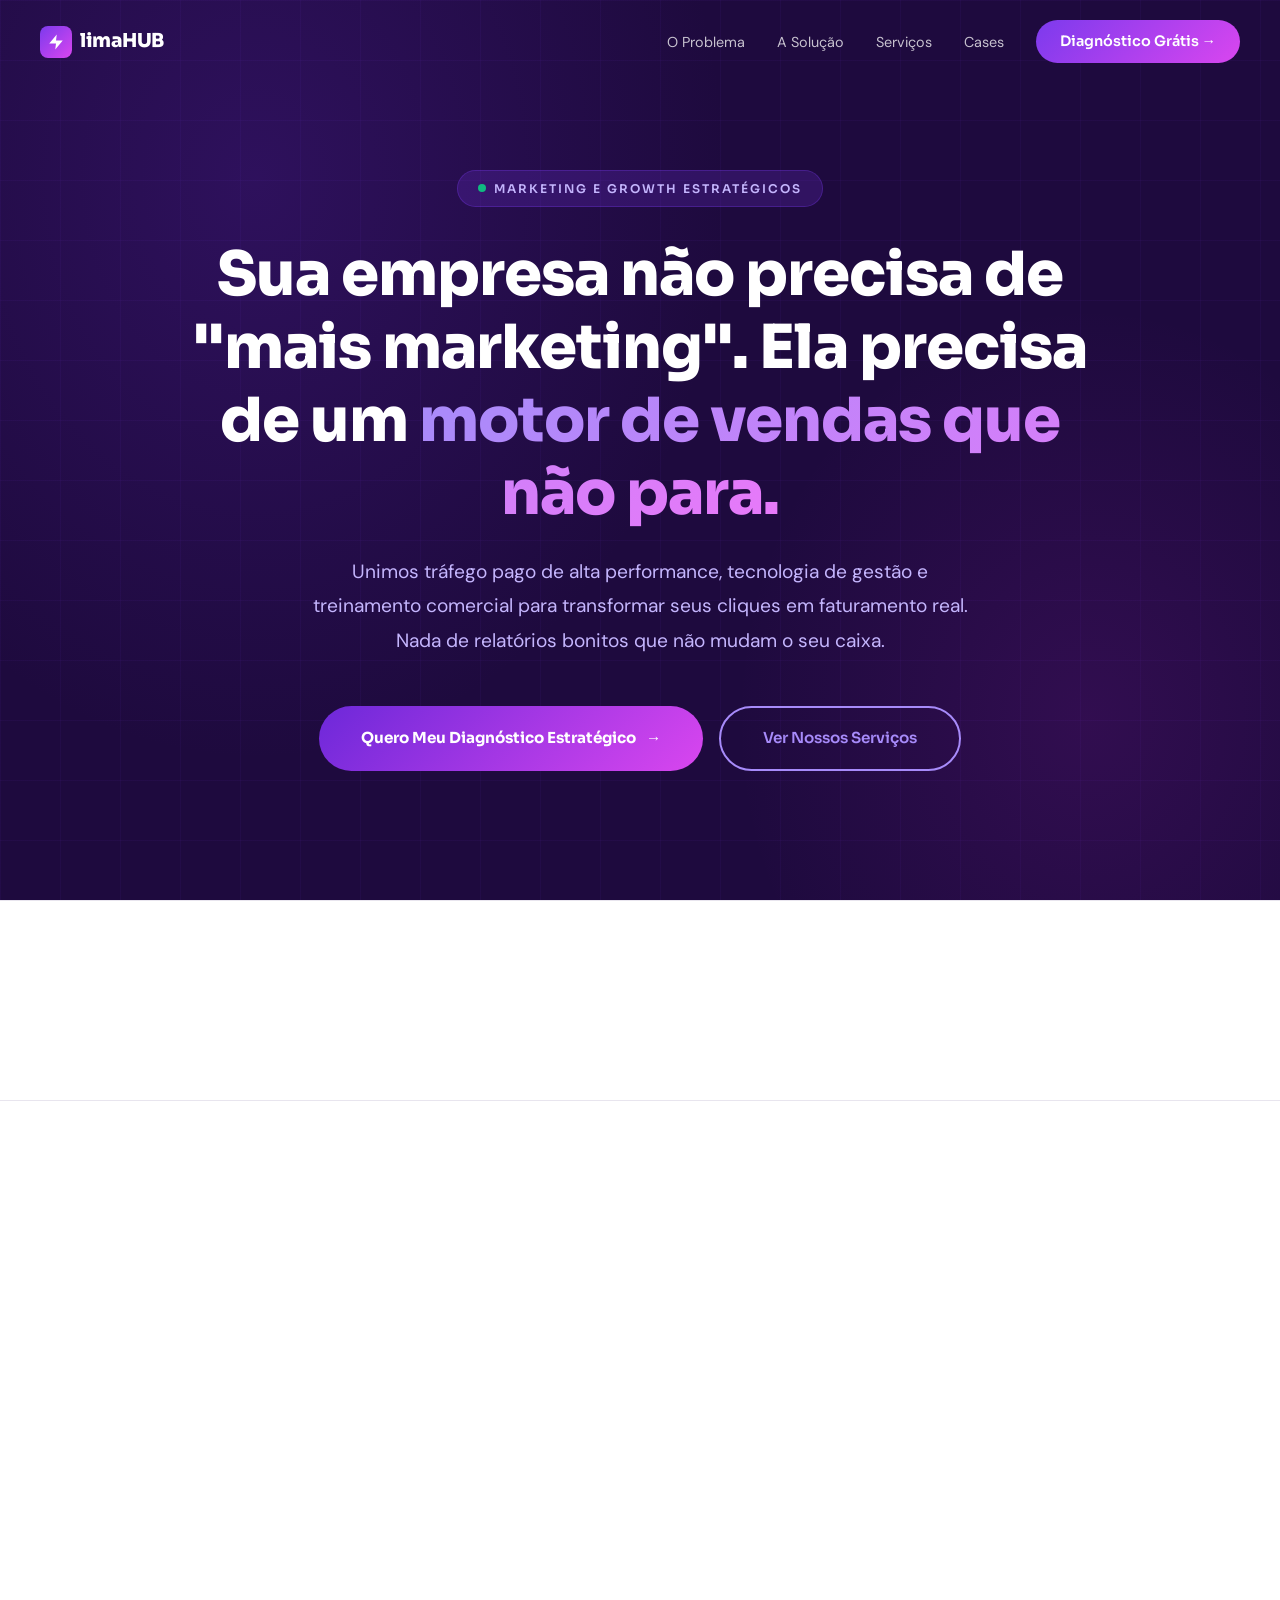
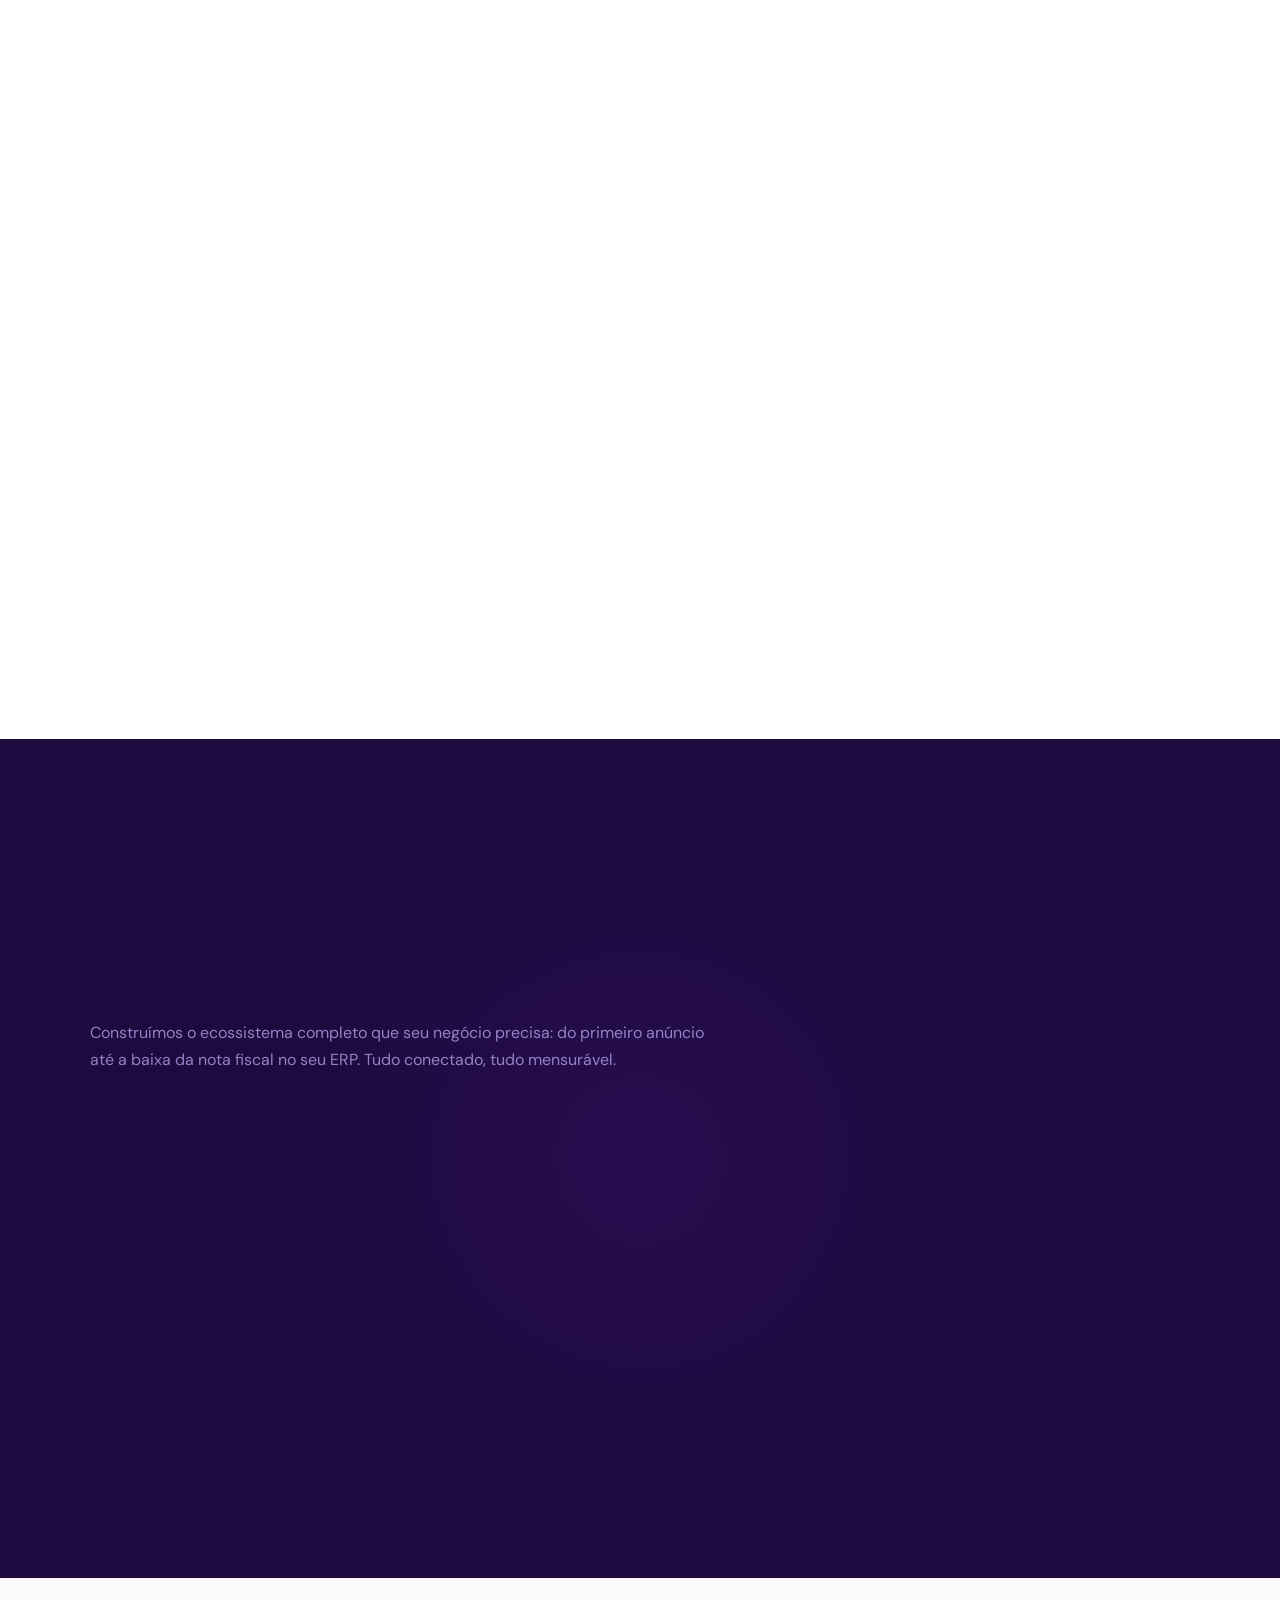
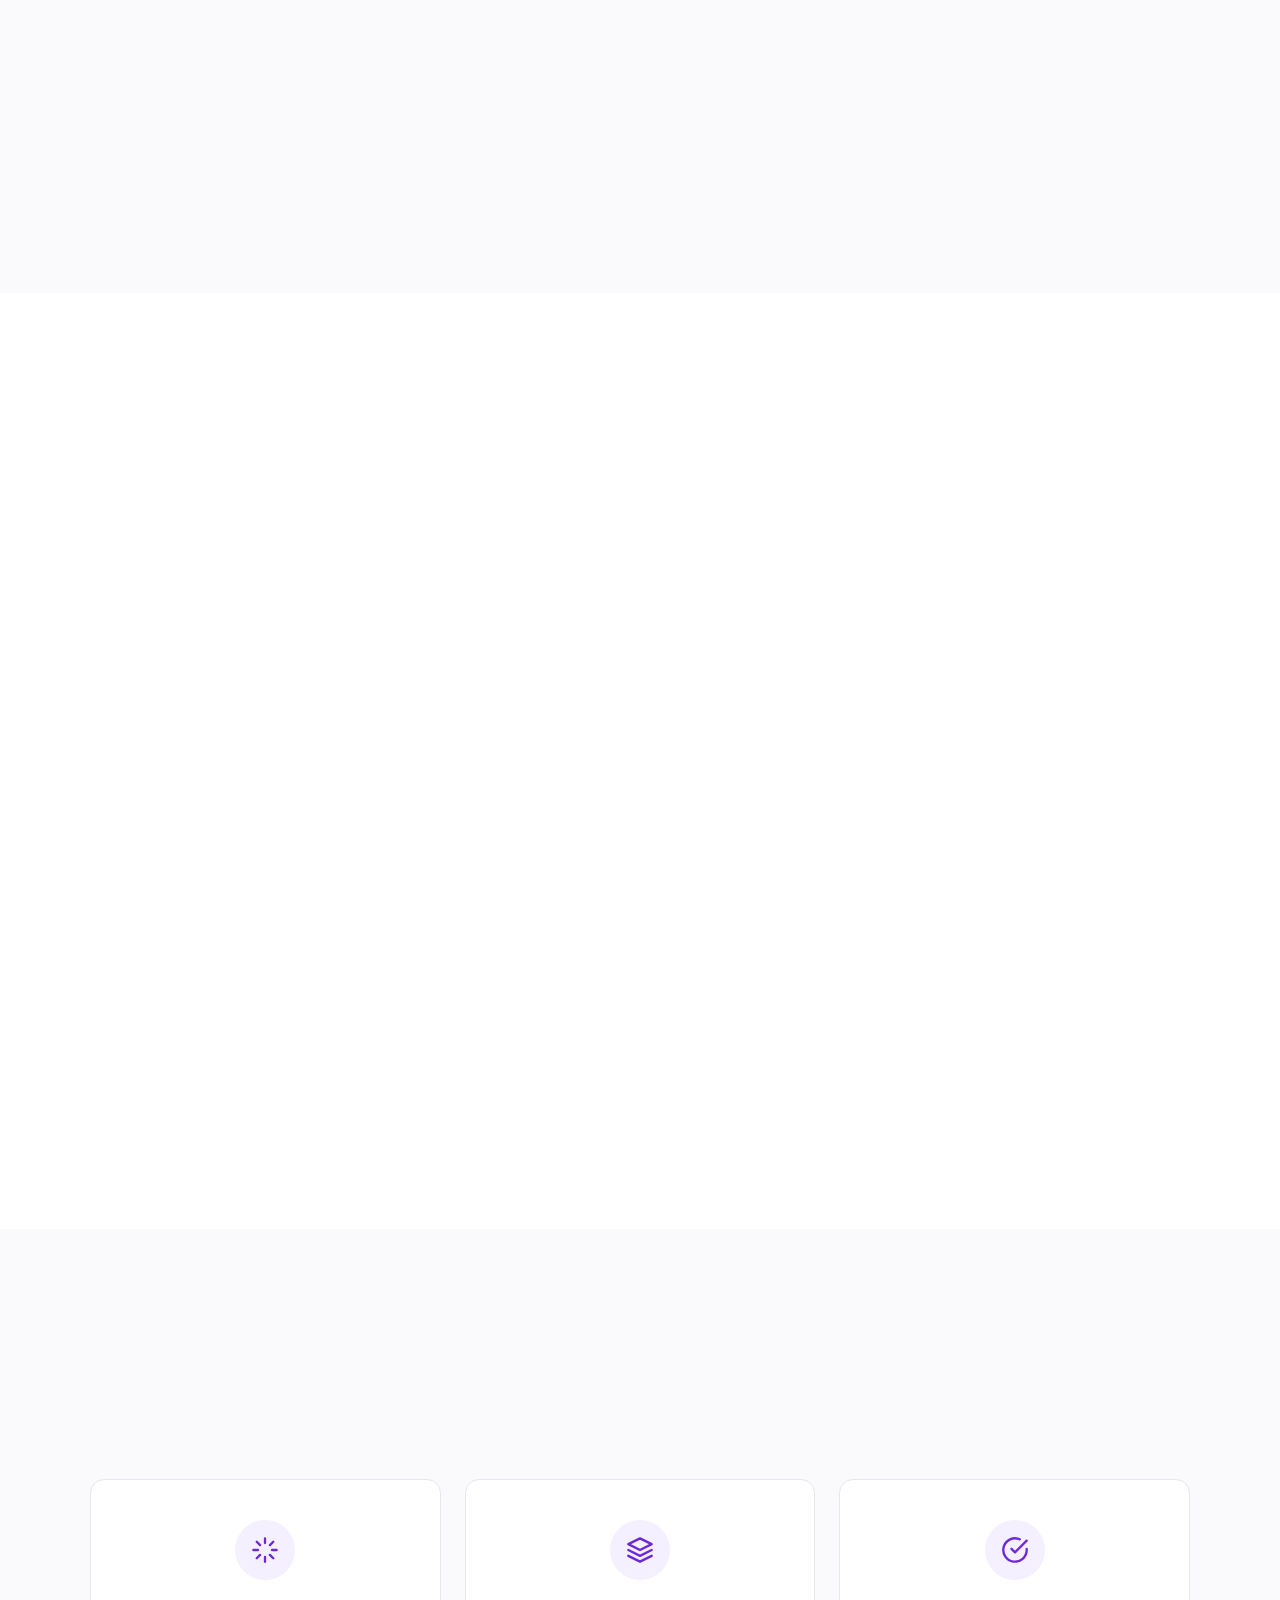
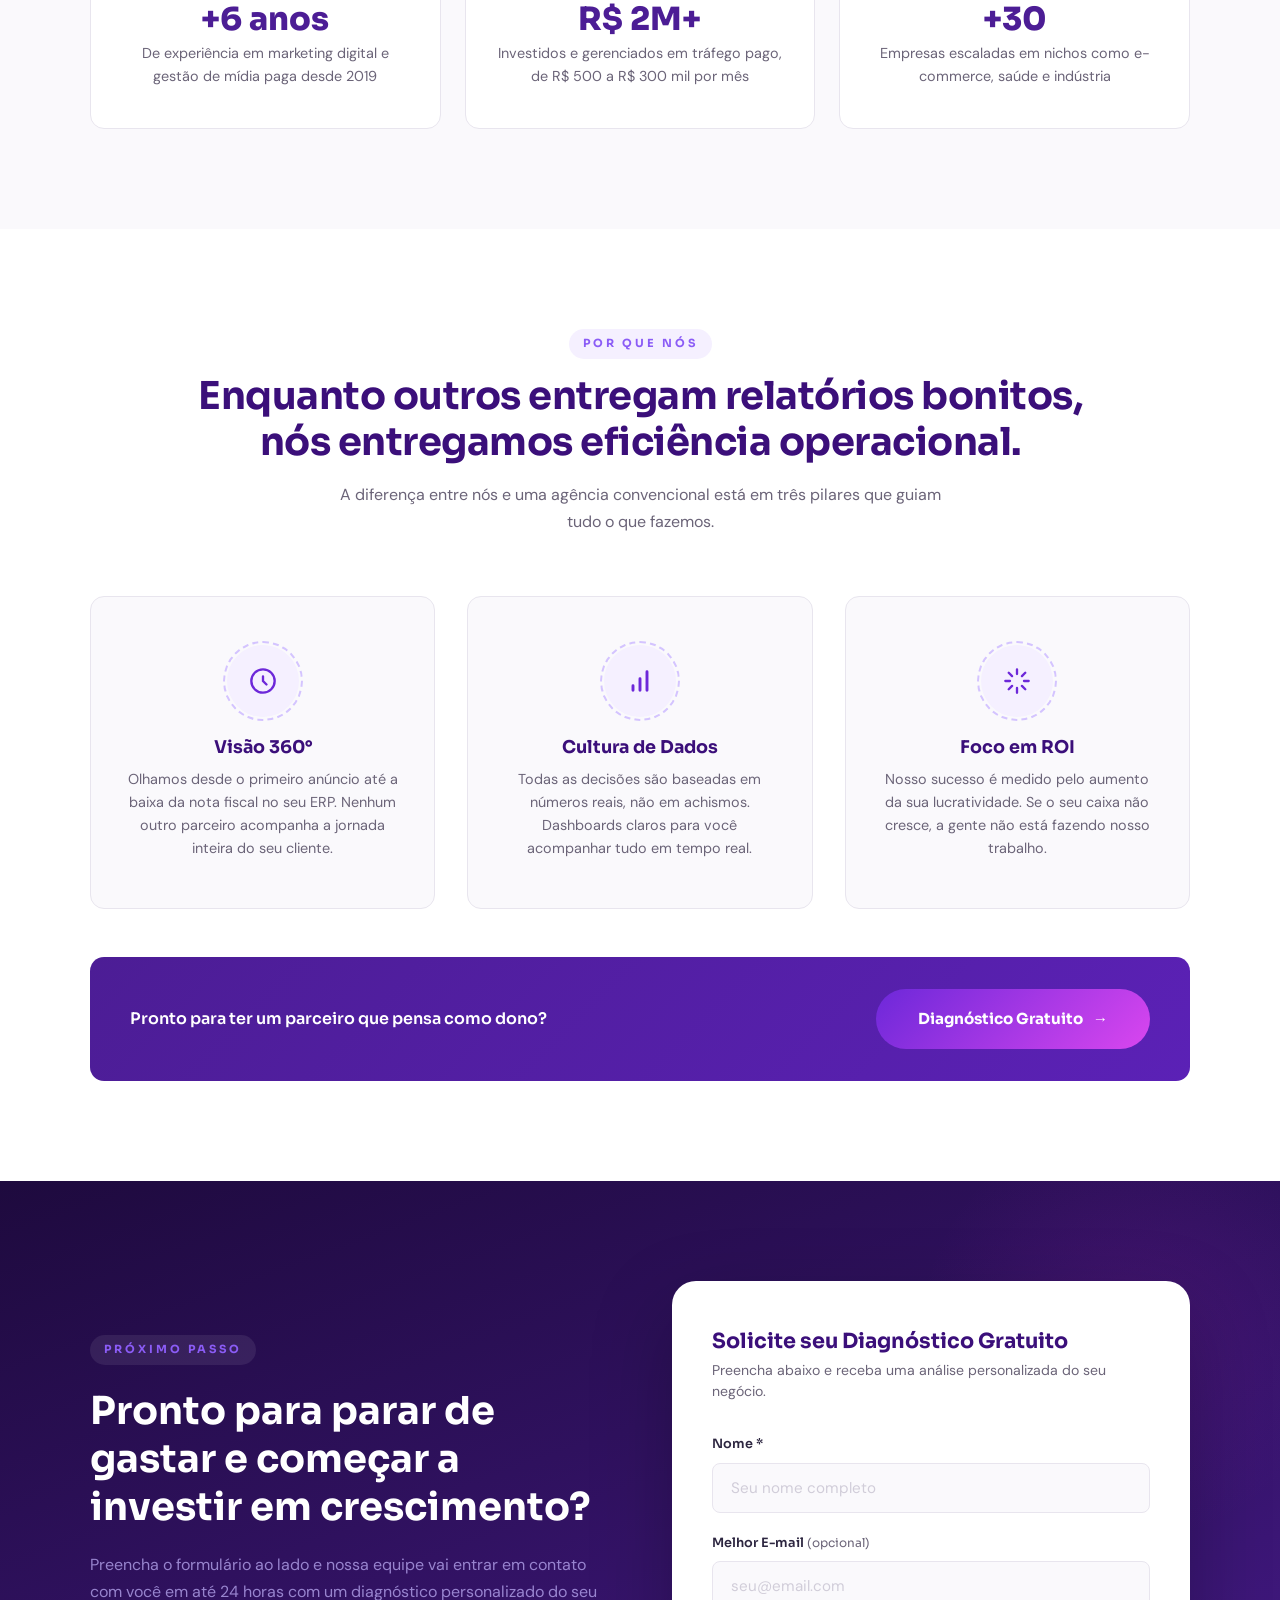
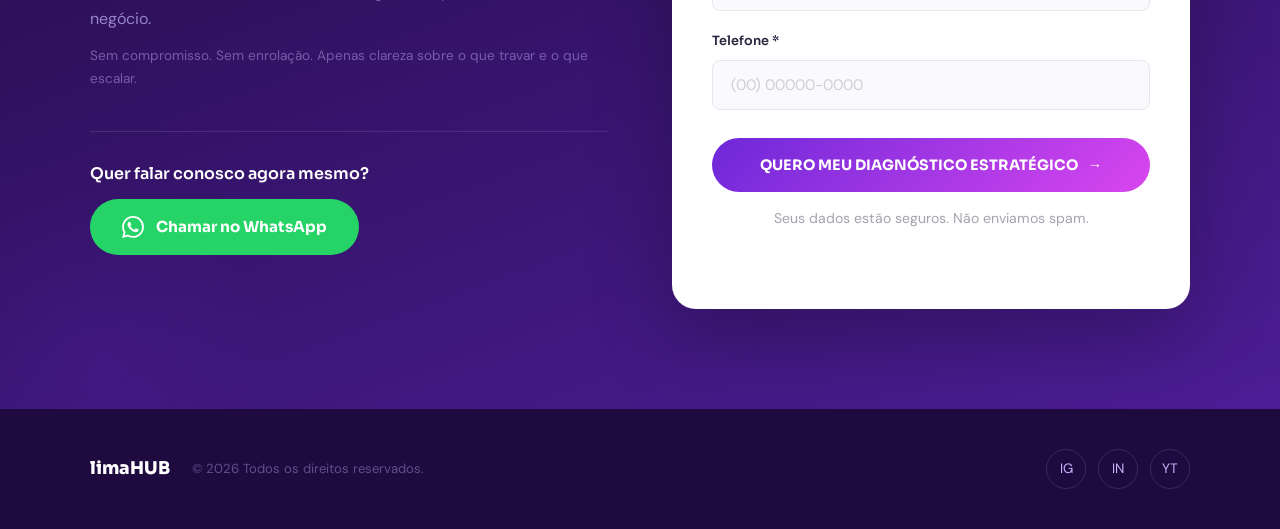
<file: 1versao/lp/index.html>
<!DOCTYPE html>
<html lang="pt-BR">
<head>
<meta charset="UTF-8">
<meta name="viewport" content="width=device-width, initial-scale=1.0">
<title> limaHUB | Marketing de Performance + Vendas</title>
<link href="https://fonts.googleapis.com/css2?family=Sora:wght@300;400;600;700;800&family=DM+Sans:ital,wght@0,400;0,500;0,700;1,400&display=swap" rel="stylesheet">
<link rel="stylesheet" href="styles.css">
</head>
<body>

<!-- ═══════════════════════════════════
     HEADER
     ═══════════════════════════════════ -->
<header class="site-header" id="siteHeader">
  <div class="header-inner">
    <a href="#" class="logo">
      <div class="logo-icon">
        <svg width="18" height="18" fill="none" viewBox="0 0 24 24"><path d="M13 2L3 14h9l-1 8 10-12h-9l1-8z" fill="#fff"/></svg>
      </div>
      limaHUB
    </a>
    <ul class="nav-links">
      <li><a href="#problema">O Problema</a></li>
      <li><a href="#solucao">A Solução</a></li>
      <li><a href="#servicos">Serviços</a></li>
      <li><a href="#cases">Cases</a></li>
      <li><a href="#diagnostico" class="nav-cta">Diagnóstico Grátis →</a></li>
    </ul>
    <button class="mobile-menu-btn" onclick="document.getElementById('diagnostico').scrollIntoView({behavior:'smooth'})">Diagnóstico →</button>
  </div>
</header>

<!-- ═══════════════════════════════════
     HERO
     ═══════════════════════════════════ -->
<section class="hero" id="inicio">
  <div class="hero-grid"></div>
  <div class="hero-content">
    <div class="hero-badge reveal">
      <span class="pulse"></span>
      Marketing e Growth Estratégicos
    </div>
    <h1 class="reveal reveal-delay-1">
      Sua empresa não precisa de<br>"mais marketing". Ela precisa de um <span class="gradient-text">motor de vendas que não para.</span>
    </h1>
    <p class="hero-sub reveal reveal-delay-2">
      Unimos tráfego pago de alta performance, tecnologia de gestão e treinamento comercial para transformar seus cliques em faturamento real. Nada de relatórios bonitos que não mudam o seu caixa.
    </p>
    <div class="hero-cta-group reveal reveal-delay-3">
      <a href="#diagnostico" class="btn-primary">
        Quero Meu Diagnóstico Estratégico
        <span class="arrow">→</span>
      </a>
      <a href="#servicos" class="btn-outline btn-outline-light">
        <span class="btn-text">Ver Nossos Serviços</span>
        <div class="btn-fill"></div>
      </a>
    </div>
  </div>
</section>

<!-- ═══════════════════════════════════
     METRICS BAR
     ═══════════════════════════════════ -->
<div class="metrics-bar">
  <div class="metrics-inner">
    <div class="metric-item reveal">
      <div class="metric-number">+<span class="counter" data-target="30">0</span></div>
      <div class="metric-label">Empresas escaladas</div>
    </div>
    <div class="metric-item reveal reveal-delay-1">
      <div class="metric-number">R$<span class="counter" data-target="2">0</span><span class="counter-suffix">M+</span></div>
      <div class="metric-label">Investidos em tráfego pago</div>
    </div>
    <div class="metric-item reveal reveal-delay-2">
      <div class="metric-number">+<span class="counter" data-target="6">0</span><span class="counter-suffix"> anos</span></div>
      <div class="metric-label">De experiência em marketing</div>
    </div>
  </div>
</div>

<!-- ═══════════════════════════════════
     PROBLEMA
     ═══════════════════════════════════ -->
<section class="section problem-section" id="problema">
  <div class="section-inner">
    <div class="problem-grid">
      <div>
        <span class="section-label reveal">O Cenário Atual</span>
        <h2 class="section-title reveal reveal-delay-1">Você investe em marketing, mas o resultado é uma caixa preta?</h2>
        <p class="section-desc reveal reveal-delay-2">O problema não é o seu produto. É o vazio que existe entre atrair um cliente e fechar a venda. Algum desses cenários soa familiar?</p>

        <ul class="problem-list">
          <li class="problem-item reveal reveal-delay-2">
            <div class="problem-icon">🔥</div>
            <div class="problem-text"><strong>Leads que chegam, mas não compram.</strong> Sua equipe recebe contatos, mas sem um processo claro eles esfriam antes de virar negócio.</div>
          </li>
          <li class="problem-item reveal reveal-delay-3">
            <div class="problem-icon">📊</div>
            <div class="problem-text"><strong>Redes sociais bonitas, mas que não geram caixa.</strong> Curtidas e seguidores impressionam, mas não pagam as contas no fim do mês.</div>
          </li>
          <li class="problem-item reveal reveal-delay-4">
            <div class="problem-icon">💻</div>
            <div class="problem-text"><strong>ERP que ninguém sabe usar direito.</strong> Seus dados de vendas estão incompletos, bagunçados ou simplesmente ignorados pela equipe.</div>
          </li>
          <li class="problem-item reveal reveal-delay-5">
            <div class="problem-icon">🔀</div>
            <div class="problem-text"><strong>Marketing e vendas falam línguas diferentes.</strong> O time de marketing gera leads que o comercial ignora, e ninguém sabe de quem é a culpa.</div>
          </li>
        </ul>
      </div>

      <div class="problem-visual reveal">
        <svg class="funnel-graphic" viewBox="0 0 340 440" fill="none" xmlns="http://www.w3.org/2000/svg">
          <defs>
            <linearGradient id="fG1" x1="170" y1="20" x2="170" y2="160" gradientUnits="userSpaceOnUse">
              <stop stop-color="#9b6dff" stop-opacity="0.25"/>
              <stop offset="1" stop-color="#9b6dff" stop-opacity="0.08"/>
            </linearGradient>
            <linearGradient id="fG2" x1="170" y1="175" x2="170" y2="300" gradientUnits="userSpaceOnUse">
              <stop stop-color="#8b5cf6" stop-opacity="0.2"/>
              <stop offset="1" stop-color="#8b5cf6" stop-opacity="0.06"/>
            </linearGradient>
            <linearGradient id="fG3" x1="170" y1="315" x2="170" y2="410" gradientUnits="userSpaceOnUse">
              <stop stop-color="#7c3aed" stop-opacity="0.2"/>
              <stop offset="1" stop-color="#d946ef" stop-opacity="0.06"/>
            </linearGradient>
          </defs>

          <!-- Topo: Tráfego -->
          <path d="M20,30 L320,30 L260,150 L80,150 Z" fill="url(#fG1)" stroke="#b89dff" stroke-width="1.5" stroke-linejoin="round"/>
          <text x="170" y="72" text-anchor="middle" font-family="Sora,sans-serif" font-size="14" font-weight="700" fill="#5b21b6">TRÁFEGO</text>
          <text x="170" y="96" text-anchor="middle" font-family="DM Sans,sans-serif" font-size="11" fill="#6b6478">Milhares de cliques chegando</text>

          <!-- Meio: Leads -->
          <path d="M80,165 L260,165 L220,290 L120,290 Z" fill="url(#fG2)" stroke="#b89dff" stroke-width="1.5" stroke-linejoin="round"/>
          <text x="170" y="215" text-anchor="middle" font-family="Sora,sans-serif" font-size="14" font-weight="700" fill="#5b21b6">LEADS</text>
          <text x="170" y="239" text-anchor="middle" font-family="DM Sans,sans-serif" font-size="11" fill="#6b6478">Para onde estão indo?</text>

          <!-- Base: Vendas -->
          <path d="M120,305 L220,305 L195,400 L145,400 Z" fill="url(#fG3)" stroke="#b89dff" stroke-width="1.5" stroke-linejoin="round"/>
          <text x="170" y="350" text-anchor="middle" font-family="Sora,sans-serif" font-size="14" font-weight="700" fill="#5b21b6">VENDAS</text>
          <text x="170" y="374" text-anchor="middle" font-family="DM Sans,sans-serif" font-size="11" fill="#6b6478">Quase nenhuma...</text>

          <!-- Setas de vazamento -->
          <path d="M78,155 C60,158 42,170 35,190" stroke="#ef4444" stroke-width="1.5" stroke-dasharray="5 4" fill="none" stroke-linecap="round" opacity="0.5"/>
          <path d="M262,155 C280,158 298,170 305,190" stroke="#ef4444" stroke-width="1.5" stroke-dasharray="5 4" fill="none" stroke-linecap="round" opacity="0.5"/>
          <path d="M118,290 C100,300 82,312 75,330" stroke="#ef4444" stroke-width="1.5" stroke-dasharray="5 4" fill="none" stroke-linecap="round" opacity="0.5"/>
          <path d="M222,290 C240,300 258,312 265,330" stroke="#ef4444" stroke-width="1.5" stroke-dasharray="5 4" fill="none" stroke-linecap="round" opacity="0.5"/>

          <!-- Alertas -->
          <circle cx="30" cy="198" r="14" fill="rgba(239,68,68,0.1)" stroke="#ef4444" stroke-width="1.5"/>
          <text x="30" y="203" text-anchor="middle" font-family="Sora,sans-serif" font-size="13" font-weight="800" fill="#ef4444">!</text>

          <circle cx="310" cy="198" r="14" fill="rgba(239,68,68,0.1)" stroke="#ef4444" stroke-width="1.5"/>
          <text x="310" y="203" text-anchor="middle" font-family="Sora,sans-serif" font-size="13" font-weight="800" fill="#ef4444">!</text>

          <circle cx="70" cy="338" r="14" fill="rgba(239,68,68,0.1)" stroke="#ef4444" stroke-width="1.5"/>
          <text x="70" y="343" text-anchor="middle" font-family="Sora,sans-serif" font-size="13" font-weight="800" fill="#ef4444">!</text>

          <circle cx="270" cy="338" r="14" fill="rgba(239,68,68,0.1)" stroke="#ef4444" stroke-width="1.5"/>
          <text x="270" y="343" text-anchor="middle" font-family="Sora,sans-serif" font-size="13" font-weight="800" fill="#ef4444">!</text>

          <!-- Labels de vazamento -->
          <text x="30" y="224" text-anchor="middle" font-family="DM Sans,sans-serif" font-size="8" fill="#ef4444" font-weight="600">VAZAMENTO</text>
          <text x="310" y="224" text-anchor="middle" font-family="DM Sans,sans-serif" font-size="8" fill="#ef4444" font-weight="600">VAZAMENTO</text>
          <text x="70" y="364" text-anchor="middle" font-family="DM Sans,sans-serif" font-size="8" fill="#ef4444" font-weight="600">PERDA</text>
          <text x="270" y="364" text-anchor="middle" font-family="DM Sans,sans-serif" font-size="8" fill="#ef4444" font-weight="600">PERDA</text>
        </svg>
      </div>
    </div>

    <div class="inline-cta reveal">
      <p>Cansado de queimar dinheiro sem saber onde está o problema?</p>
      <a href="#diagnostico" class="btn-primary">Diagnóstico Gratuito <span class="arrow">→</span></a>
    </div>
  </div>
</section>

<!-- ═══════════════════════════════════
     SOLUÇÃO
     ═══════════════════════════════════ -->
<section class="section solution-section" id="solucao">
  <div class="section-inner" style="position:relative; z-index:2;">
    <span class="section-label reveal">A Solução</span>
    <h2 class="section-title reveal reveal-delay-1">Não somos "mais uma agência".<br>Somos seus parceiros de Growth e Operações.</h2>
    <p class="section-desc reveal reveal-delay-2">Construímos o ecossistema completo que seu negócio precisa: do primeiro anúncio até a baixa da nota fiscal no seu ERP. Tudo conectado, tudo mensurável.</p>

    <div class="solution-pillars">
      <div class="pillar-card reveal">
        <div class="pillar-number">01</div>
        <div class="pillar-title">Atrair</div>
        <div class="pillar-desc">Colocamos sua marca na frente de quem tem intenção real de compra com tráfego pago, SEO e social media estratégico.</div>
      </div>
      <div class="pillar-card reveal reveal-delay-1">
        <div class="pillar-number">02</div>
        <div class="pillar-title">Converter</div>
        <div class="pillar-desc">Transformamos cada clique em oportunidade com páginas otimizadas, funis inteligentes e experiência que guia o lead até a ação.</div>
      </div>
      <div class="pillar-card reveal reveal-delay-2">
        <div class="pillar-number">03</div>
        <div class="pillar-title">Fechar</div>
        <div class="pillar-desc">Garantimos que nenhum lead seja desperdiçado com CRM configurado, dados precisos e um time comercial treinado para converter.</div>
      </div>
    </div>

    <div class="solution-cta-wrap reveal">
      <a href="#diagnostico" class="btn-primary" style="background:linear-gradient(135deg, var(--lavender-400), var(--fuchsia-400)); color:var(--purple-950);">
        Quero Meu Diagnóstico Estratégico
        <span class="arrow">→</span>
      </a>
    </div>
  </div>
</section>

<!-- ═══════════════════════════════════
     SERVIÇOS
     ═══════════════════════════════════ -->
<section class="section services-section" id="servicos">
  <div class="section-inner">
    <div class="services-header">
      <span class="section-label reveal">Nossos Serviços</span>
      <h2 class="section-title reveal reveal-delay-1">6 frentes integradas para escalar seu faturamento</h2>
      <p class="section-desc reveal reveal-delay-2">Cada serviço foi desenhado para funcionar em conjunto. Sozinhos, eles entregam resultado. Juntos, eles criam um motor de crescimento previsível.</p>
    </div>

    <!-- 1. ANÁLISE E ESTUDO (featured) -->
    <div class="services-grid">
      <div class="service-card featured reveal">
        <div class="featured-inner">
          <div class="featured-badge">
            <span class="badge-number">24</span>
            <span class="badge-unit">horas</span>
          </div>
          <div>
            <div class="service-step-number">Passo 01</div>
            <span class="service-tag">Diagnóstico</span>
            <h3>Análise e Estudo do Seu Negócio</h3>
            <p>Antes de qualquer ação, fazemos um estudo completo da sua empresa: mercado, concorrência, canais atuais, processo de vendas e dados do seu ERP. Em até 24 horas, você recebe um plano com as soluções ideais para o seu cenário específico. Nada genérico. Tudo sob medida.</p>
            <div class="service-result">
              <svg width="16" height="16" viewBox="0 0 24 24" fill="none"><path d="M22 11.08V12a10 10 0 11-5.93-9.14" stroke="#e879f9" stroke-width="2" stroke-linecap="round"/><path d="M22 4L12 14.01l-3-3" stroke="#e879f9" stroke-width="2" stroke-linecap="round" stroke-linejoin="round"/></svg>
              Diagnóstico completo entregue em até 24h
            </div>
          </div>
        </div>
      </div>
    </div>

    <!-- 2 a 6: Demais serviços em sequência -->
    <div class="services-grid" style="margin-top: 24px;">

      <!-- 2. Tráfego Pago -->
      <div class="service-card reveal">
        <div class="service-step-number">Passo 02</div>
        <div class="service-icon traffic">
          <svg width="24" height="24" fill="none" viewBox="0 0 24 24"><path d="M13 2L3 14h9l-1 8 10-12h-9l1-8z" fill="var(--purple-500)"/></svg>
        </div>
        <span class="service-tag">Growth</span>
        <h3>Tráfego Pago e Growth Marketing</h3>
        <p>Estratégias de mídia paga aceleradas para colocar seu produto na frente de quem quer comprar agora. Cada real investido é rastreado do clique até a venda no seu caixa. Sem métricas de vaidade.</p>
        <div class="service-result">
          <svg width="16" height="16" viewBox="0 0 24 24" fill="none"><path d="M22 11.08V12a10 10 0 11-5.93-9.14" stroke="#10b981" stroke-width="2" stroke-linecap="round"/><path d="M22 4L12 14.01l-3-3" stroke="#10b981" stroke-width="2" stroke-linecap="round" stroke-linejoin="round"/></svg>
          Mais de R$ 2 milhões gerenciados em mídia
        </div>
      </div>

      <!-- 3. SEO -->
      <div class="service-card reveal reveal-delay-1">
        <div class="service-step-number">Passo 03</div>
        <div class="service-icon seo">
          <svg width="24" height="24" fill="none" viewBox="0 0 24 24"><circle cx="11" cy="11" r="8" stroke="#10b981" stroke-width="2"/><path d="M21 21l-4.35-4.35" stroke="#10b981" stroke-width="2" stroke-linecap="round"/></svg>
        </div>
        <span class="service-tag" style="color:var(--success); background:rgba(16,185,129,0.08);">Orgânico</span>
        <h3>SEO de Performance</h3>
        <p>Construção de autoridade orgânica para que sua empresa apareça no Google sem precisar pagar por cada clique. Resultados que se acumulam mês a mês e reduzem sua dependência de anúncios pagos.</p>
        <div class="service-result">
          <svg width="16" height="16" viewBox="0 0 24 24" fill="none"><path d="M22 11.08V12a10 10 0 11-5.93-9.14" stroke="#10b981" stroke-width="2" stroke-linecap="round"/><path d="M22 4L12 14.01l-3-3" stroke="#10b981" stroke-width="2" stroke-linecap="round" stroke-linejoin="round"/></svg>
          Tráfego orgânico como ativo permanente
        </div>
      </div>

      <!-- 4. Social Media -->
      <div class="service-card reveal reveal-delay-2">
        <div class="service-step-number">Passo 04</div>
        <div class="service-icon social">
          <svg width="24" height="24" fill="none" viewBox="0 0 24 24"><path d="M17 2H7a5 5 0 00-5 5v10a5 5 0 005 5h10a5 5 0 005-5V7a5 5 0 00-5-5z" stroke="var(--fuchsia-500)" stroke-width="2"/><circle cx="12" cy="12" r="4" stroke="var(--fuchsia-500)" stroke-width="2"/><circle cx="17.5" cy="6.5" r="1.5" fill="var(--fuchsia-500)"/></svg>
        </div>
        <span class="service-tag" style="color:var(--fuchsia-500); background:rgba(217,70,239,0.08);">Marca</span>
        <h3>Social Media Estratégico</h3>
        <p>Gestão de redes sociais focada em posicionamento e engajamento que converte. Não criamos posts bonitos para ganhar likes. Criamos conteúdo que posiciona sua marca como autoridade e gera demanda qualificada.</p>
        <div class="service-result">
          <svg width="16" height="16" viewBox="0 0 24 24" fill="none"><path d="M22 11.08V12a10 10 0 11-5.93-9.14" stroke="#10b981" stroke-width="2" stroke-linecap="round"/><path d="M22 4L12 14.01l-3-3" stroke="#10b981" stroke-width="2" stroke-linecap="round" stroke-linejoin="round"/></svg>
          Conteúdo que vende, não só engaja
        </div>
      </div>

      <!-- 5. Sites e Landing Pages -->
      <div class="service-card reveal">
        <div class="service-step-number">Passo 05</div>
        <div class="service-icon lp">
          <svg width="24" height="24" fill="none" viewBox="0 0 24 24"><rect x="3" y="3" width="18" height="18" rx="3" stroke="var(--purple-500)" stroke-width="2"/><path d="M3 9h18M9 21V9" stroke="var(--purple-500)" stroke-width="2"/></svg>
        </div>
        <span class="service-tag" style="color:#3b82f6; background:rgba(59,130,246,0.08);">Conversão</span>
        <h3>Sites e Landing Pages de Alta Performance</h3>
        <p>Páginas ultra-rápidas, otimizadas para conversão e focadas na experiência do usuário. Aqui é onde o clique vira oportunidade real. Nada de sites vitrine: cada elemento é pensado para guiar o visitante até a ação.</p>
        <div class="service-result">
          <svg width="16" height="16" viewBox="0 0 24 24" fill="none"><path d="M22 11.08V12a10 10 0 11-5.93-9.14" stroke="#10b981" stroke-width="2" stroke-linecap="round"/><path d="M22 4L12 14.01l-3-3" stroke="#10b981" stroke-width="2" stroke-linecap="round" stroke-linejoin="round"/></svg>
          Onde o clique se transforma em oportunidade
        </div>
      </div>

      <!-- 6. ERP / CRM -->
      <div class="service-card reveal reveal-delay-1">
        <div class="service-step-number">Passo 06</div>
        <div class="service-icon erp">
          <svg width="24" height="24" fill="none" viewBox="0 0 24 24"><path d="M12 20V10M18 20V4M6 20v-4" stroke="#f59e0b" stroke-width="2.5" stroke-linecap="round"/></svg>
        </div>
        <span class="service-tag" style="color:#f59e0b; background:rgba(245,158,11,0.08);">Dados</span>
        <h3>Configuração de ERPs e CRM</h3>
        <p>Implementamos e auditamos seus sistemas de gestão para que você tenha dados reais, não suposições. Sua operação organizada para você saber exatamente de onde vem cada centavo e qual canal está realmente gerando lucro.</p>
        <div class="service-result">
          <svg width="16" height="16" viewBox="0 0 24 24" fill="none"><path d="M22 11.08V12a10 10 0 11-5.93-9.14" stroke="#10b981" stroke-width="2" stroke-linecap="round"/><path d="M22 4L12 14.01l-3-3" stroke="#10b981" stroke-width="2" stroke-linecap="round" stroke-linejoin="round"/></svg>
          Decisões com dados, não achismos
        </div>
      </div>

      <!-- 7. Treinamento de Vendas -->
      <div class="service-card reveal reveal-delay-2">
        <div class="service-step-number">Passo 07</div>
        <div class="service-icon training">
          <svg width="24" height="24" fill="none" viewBox="0 0 24 24"><path d="M17 21v-2a4 4 0 00-4-4H5a4 4 0 00-4 4v2" stroke="var(--success)" stroke-width="2"/><circle cx="9" cy="7" r="4" stroke="var(--success)" stroke-width="2"/><path d="M23 21v-2a4 4 0 00-3-3.87M16 3.13a4 4 0 010 7.75" stroke="var(--success)" stroke-width="2" stroke-linecap="round"/></svg>
        </div>
        <span class="service-tag" style="color:var(--success); background:rgba(16,185,129,0.08);">Vendas</span>
        <h3>Treinamento de Vendas</h3>
        <p>Capacitamos seu time comercial para abordar, contornar objeções e fechar os leads que o marketing entrega. Garantimos que o investimento em tráfego não seja desperdiçado por um atendimento lento, sem técnica ou sem processo.</p>
        <div class="service-result">
          <svg width="16" height="16" viewBox="0 0 24 24" fill="none"><path d="M22 11.08V12a10 10 0 11-5.93-9.14" stroke="#10b981" stroke-width="2" stroke-linecap="round"/><path d="M22 4L12 14.01l-3-3" stroke="#10b981" stroke-width="2" stroke-linecap="round" stroke-linejoin="round"/></svg>
          Nenhum lead desperdiçado pelo atendimento
        </div>
      </div>
    </div>

    <div class="inline-cta reveal">
      <p>Quer saber quais serviços vão destravar o crescimento da sua empresa?</p>
      <a href="#diagnostico" class="btn-primary">Diagnóstico Gratuito <span class="arrow">→</span></a>
    </div>
  </div>
</section>

<!-- ═══════════════════════════════════
     CASES DE SUCESSO
     ═══════════════════════════════════ -->
<section class="section cases-section" id="cases">
  <div class="section-inner">
    <div class="services-header">
      <span class="section-label reveal">Cases de Sucesso</span>
      <h2 class="section-title reveal reveal-delay-1">Resultados reais de empresas que confiaram na gente</h2>
      <p class="section-desc reveal reveal-delay-2">Não falamos de métricas bonitas. Falamos de receita, conversão e crescimento que aparece no caixa.</p>
    </div>

    <div class="cases-grid">
      <!-- E-commerce -->
      <div class="case-card ecommerce reveal">
        <span class="case-tag ecommerce">E-commerce</span>
        <h3>Crescimento explosivo em receita</h3>
        <p class="case-duration">Atuação por mais de 2 anos</p>
        <div class="case-stats">
          <div class="case-stat">
            <div class="case-stat-value">1.418%</div>
            <div class="case-stat-label">de crescimento na receita via Google Ads</div>
          </div>
          <div class="case-stat">
            <div class="case-stat-value">391%</div>
            <div class="case-stat-label">de aumento em conversas no Meta Ads</div>
          </div>
          <div class="case-stat">
            <div class="case-stat-value">R$ 8,5M</div>
            <div class="case-stat-label">em valor total de conversão registrado</div>
          </div>
        </div>
      </div>

      <!-- Saúde -->
      <div class="case-card saude reveal reveal-delay-1">
        <span class="case-tag saude">Saúde</span>
        <h3>ROAS dobrado em 3 meses</h3>
        <p class="case-duration">Atuação por 1 ano</p>
        <div class="case-stats">
          <div class="case-stat">
            <div class="case-stat-value">5,81x</div>
            <div class="case-stat-label">ROAS total no período analisado</div>
          </div>
          <div class="case-stat">
            <div class="case-stat-value">4x+</div>
            <div class="case-stat-label">ROAS médio mantido de forma constante</div>
          </div>
          <div class="case-stat">
            <div class="case-stat-value">1.495</div>
            <div class="case-stat-label">contatos qualificados gerados</div>
          </div>
        </div>
      </div>

      <!-- Indústria -->
      <div class="case-card industria reveal reveal-delay-2">
        <span class="case-tag industria">Indústria</span>
        <h3>91% mais conversão em 1 ano</h3>
        <p class="case-duration">Indústria de Estrutura e Automação</p>
        <div class="case-stats">
          <div class="case-stat">
            <div class="case-stat-value">91%</div>
            <div class="case-stat-label">de aumento na taxa de conversão</div>
          </div>
          <div class="case-stat">
            <div class="case-stat-value">4.036</div>
            <div class="case-stat-label">leads gerados no período</div>
          </div>
          <div class="case-stat">
            <div class="case-stat-value">80%</div>
            <div class="case-stat-label">taxa de qualificação dos leads</div>
          </div>
        </div>
      </div>
    </div>

    <div class="inline-cta reveal">
      <p>Quer ver resultados assim na sua empresa?</p>
      <a href="#diagnostico" class="btn-primary">Diagnóstico Gratuito <span class="arrow">→</span></a>
    </div>
  </div>
</section>

<!-- ═══════════════════════════════════
     NÚMEROS / PROOF
     ═══════════════════════════════════ -->
<section class="section proof-section" id="numeros">
  <div class="section-inner">
    <div class="services-header">
      <span class="section-label reveal">Nossos Números</span>
      <h2 class="section-title reveal reveal-delay-1">Experiência que gera confiança</h2>
    </div>

    <div class="proof-cards">
      <div class="proof-card reveal">
        <div class="proof-icon">
          <svg width="28" height="28" fill="none" viewBox="0 0 24 24"><path d="M12 2v4M12 18v4M4.93 4.93l2.83 2.83M16.24 16.24l2.83 2.83M2 12h4M18 12h4M4.93 19.07l2.83-2.83M16.24 7.76l2.83-2.83" stroke="var(--purple-600)" stroke-width="2" stroke-linecap="round"/></svg>
        </div>
        <h3>+6 anos</h3>
        <p>De experiência em marketing digital e gestão de mídia paga desde 2019</p>
      </div>
      <div class="proof-card reveal reveal-delay-1">
        <div class="proof-icon">
          <svg width="28" height="28" fill="none" viewBox="0 0 24 24"><path d="M12 2L2 7l10 5 10-5-10-5zM2 17l10 5 10-5M2 12l10 5 10-5" stroke="var(--purple-600)" stroke-width="2" stroke-linecap="round" stroke-linejoin="round"/></svg>
        </div>
        <h3>R$ 2M+</h3>
        <p>Investidos e gerenciados em tráfego pago, de R$ 500 a R$ 300 mil por mês</p>
      </div>
      <div class="proof-card reveal reveal-delay-2">
        <div class="proof-icon">
          <svg width="28" height="28" fill="none" viewBox="0 0 24 24"><path d="M22 11.08V12a10 10 0 11-5.93-9.14" stroke="var(--purple-600)" stroke-width="2" stroke-linecap="round"/><path d="M22 4L12 14.01l-3-3" stroke="var(--purple-600)" stroke-width="2" stroke-linecap="round" stroke-linejoin="round"/></svg>
        </div>
        <h3>+30</h3>
        <p>Empresas escaladas em nichos como e-commerce, saúde e indústria</p>
      </div>
    </div>
  </div>
</section>

<!-- ═══════════════════════════════════
     POR QUE NÓS
     ═══════════════════════════════════ -->
<section class="section why-section" id="diferenciais">
  <div class="section-inner">
    <div class="services-header">
      <span class="section-label reveal">Por Que Nós</span>
      <h2 class="section-title reveal reveal-delay-1">Enquanto outros entregam relatórios bonitos,<br>nós entregamos eficiência operacional.</h2>
      <p class="section-desc reveal reveal-delay-2">A diferença entre nós e uma agência convencional está em três pilares que guiam tudo o que fazemos.</p>
    </div>

    <div class="why-grid">
      <div class="why-card reveal">
        <div class="why-icon-wrap">
          <svg width="28" height="28" fill="none" viewBox="0 0 24 24"><circle cx="12" cy="12" r="10" stroke="var(--purple-600)" stroke-width="2"/><path d="M12 8v4l3 3" stroke="var(--purple-600)" stroke-width="2" stroke-linecap="round"/></svg>
        </div>
        <h3>Visão 360°</h3>
        <p>Olhamos desde o primeiro anúncio até a baixa da nota fiscal no seu ERP. Nenhum outro parceiro acompanha a jornada inteira do seu cliente.</p>
      </div>
      <div class="why-card reveal reveal-delay-1">
        <div class="why-icon-wrap">
          <svg width="28" height="28" fill="none" viewBox="0 0 24 24"><path d="M12 20V10M18 20V4M6 20v-4" stroke="var(--purple-600)" stroke-width="2.5" stroke-linecap="round"/></svg>
        </div>
        <h3>Cultura de Dados</h3>
        <p>Todas as decisões são baseadas em números reais, não em achismos. Dashboards claros para você acompanhar tudo em tempo real.</p>
      </div>
      <div class="why-card reveal reveal-delay-2">
        <div class="why-icon-wrap">
          <svg width="28" height="28" fill="none" viewBox="0 0 24 24"><path d="M12 2v4M12 18v4M4.93 4.93l2.83 2.83M16.24 16.24l2.83 2.83M2 12h4M18 12h4M4.93 19.07l2.83-2.83M16.24 7.76l2.83-2.83" stroke="var(--purple-600)" stroke-width="2" stroke-linecap="round"/></svg>
        </div>
        <h3>Foco em ROI</h3>
        <p>Nosso sucesso é medido pelo aumento da sua lucratividade. Se o seu caixa não cresce, a gente não está fazendo nosso trabalho.</p>
      </div>
    </div>

    <div class="inline-cta reveal">
      <p>Pronto para ter um parceiro que pensa como dono?</p>
      <a href="#diagnostico" class="btn-primary">Diagnóstico Gratuito <span class="arrow">→</span></a>
    </div>
  </div>
</section>

<!-- ═══════════════════════════════════
     FORMULÁRIO DE CONTATO + WHATSAPP
     ═══════════════════════════════════ -->
<section class="contact-section" id="diagnostico">
  <div class="contact-inner">

    <!-- Lado esquerdo: texto + WhatsApp -->
    <div class="contact-text reveal">
      <span class="section-label" style="background:rgba(255,255,255,0.08);">Próximo Passo</span>
      <h2>Pronto para parar de gastar e começar a investir em crescimento?</h2>
      <p>Preencha o formulário ao lado e nossa equipe vai entrar em contato com você em até 24 horas com um diagnóstico personalizado do seu negócio.</p>
      <p class="contact-no-strings">Sem compromisso. Sem enrolação. Apenas clareza sobre o que travar e o que escalar.</p>

      <div class="whatsapp-block">
        <h3>Quer falar conosco agora mesmo?</h3>
        <a href="https://wa.me/5542998542014?text=Olá!%20Vim%20pelo%20site%20e%20quero%20saber%20mais%20sobre%20o%20diagnóstico%20de%20growth." class="btn-whatsapp" target="_blank" rel="noopener">
          <svg width="22" height="22" viewBox="0 0 24 24" fill="currentColor"><path d="M17.472 14.382c-.297-.149-1.758-.867-2.03-.967-.273-.099-.471-.148-.67.15-.197.297-.767.966-.94 1.164-.173.199-.347.223-.644.075-.297-.15-1.255-.463-2.39-1.475-.883-.788-1.48-1.761-1.653-2.059-.173-.297-.018-.458.13-.606.134-.133.298-.347.446-.52.149-.174.198-.298.298-.497.099-.198.05-.371-.025-.52-.075-.149-.669-1.612-.916-2.207-.242-.579-.487-.5-.669-.51-.173-.008-.371-.01-.57-.01-.198 0-.52.074-.792.372-.272.297-1.04 1.016-1.04 2.479 0 1.462 1.065 2.875 1.213 3.074.149.198 2.096 3.2 5.077 4.487.709.306 1.262.489 1.694.625.712.227 1.36.195 1.871.118.571-.085 1.758-.719 2.006-1.413.248-.694.248-1.289.173-1.413-.074-.124-.272-.198-.57-.347m-5.421 7.403h-.004a9.87 9.87 0 01-5.031-1.378l-.361-.214-3.741.982.998-3.648-.235-.374a9.86 9.86 0 01-1.51-5.26c.001-5.45 4.436-9.884 9.888-9.884 2.64 0 5.122 1.03 6.988 2.898a9.825 9.825 0 012.893 6.994c-.003 5.45-4.437 9.884-9.885 9.884m8.413-18.297A11.815 11.815 0 0012.05 0C5.495 0 .16 5.335.157 11.892c0 2.096.547 4.142 1.588 5.945L.057 24l6.305-1.654a11.882 11.882 0 005.683 1.448h.005c6.554 0 11.89-5.335 11.893-11.893a11.821 11.821 0 00-3.48-8.413z"/></svg>
          Chamar no WhatsApp
        </a>
      </div>
    </div>

    <!-- Lado direito: formulário -->
    <div class="contact-form-wrap reveal reveal-delay-2">
      <div class="contact-form-card">
        <h3>Solicite seu Diagnóstico Gratuito</h3>
        <p>Preencha abaixo e receba uma análise personalizada do seu negócio.</p>

        <div class="form-group">
          <label for="contact-name">Nome *</label>
          <input type="text" id="contact-name" placeholder="Seu nome completo" required>
        </div>

        <div class="form-group">
          <label for="contact-email">Melhor E-mail <span class="optional-tag">(opcional)</span></label>
          <input type="email" id="contact-email" placeholder="seu@email.com">
        </div>

        <div class="form-group">
          <label for="contact-phone">Telefone *</label>
          <input type="tel" id="contact-phone" placeholder="(00) 00000-0000" required>
        </div>

        <button type="button" class="btn-primary btn-submit" id="submitBtn" onclick="handleFormSubmit()">
          QUERO MEU DIAGNÓSTICO ESTRATÉGICO
          <span class="arrow">→</span>
        </button>

        <p class="form-privacy">Seus dados estão seguros. Não enviamos spam.</p>
      </div>
    </div>

  </div>
</section>

<!-- ═══════════════════════════════════
     FOOTER (LP simplificado)
     ═══════════════════════════════════ -->
<footer class="site-footer">
  <div class="footer-inner">
    <div class="footer-brand-mini">
      <h4>limaHUB</h4>
      <span>© 2026 Todos os direitos reservados.</span>
    </div>
    <div class="footer-social">
      <a href="#" aria-label="Instagram">IG</a>
      <a href="#" aria-label="LinkedIn">IN</a>
      <a href="#" aria-label="YouTube">YT</a>
    </div>
  </div>
</footer>

<script src="script.js"></script>
</body>
</html>
</file>
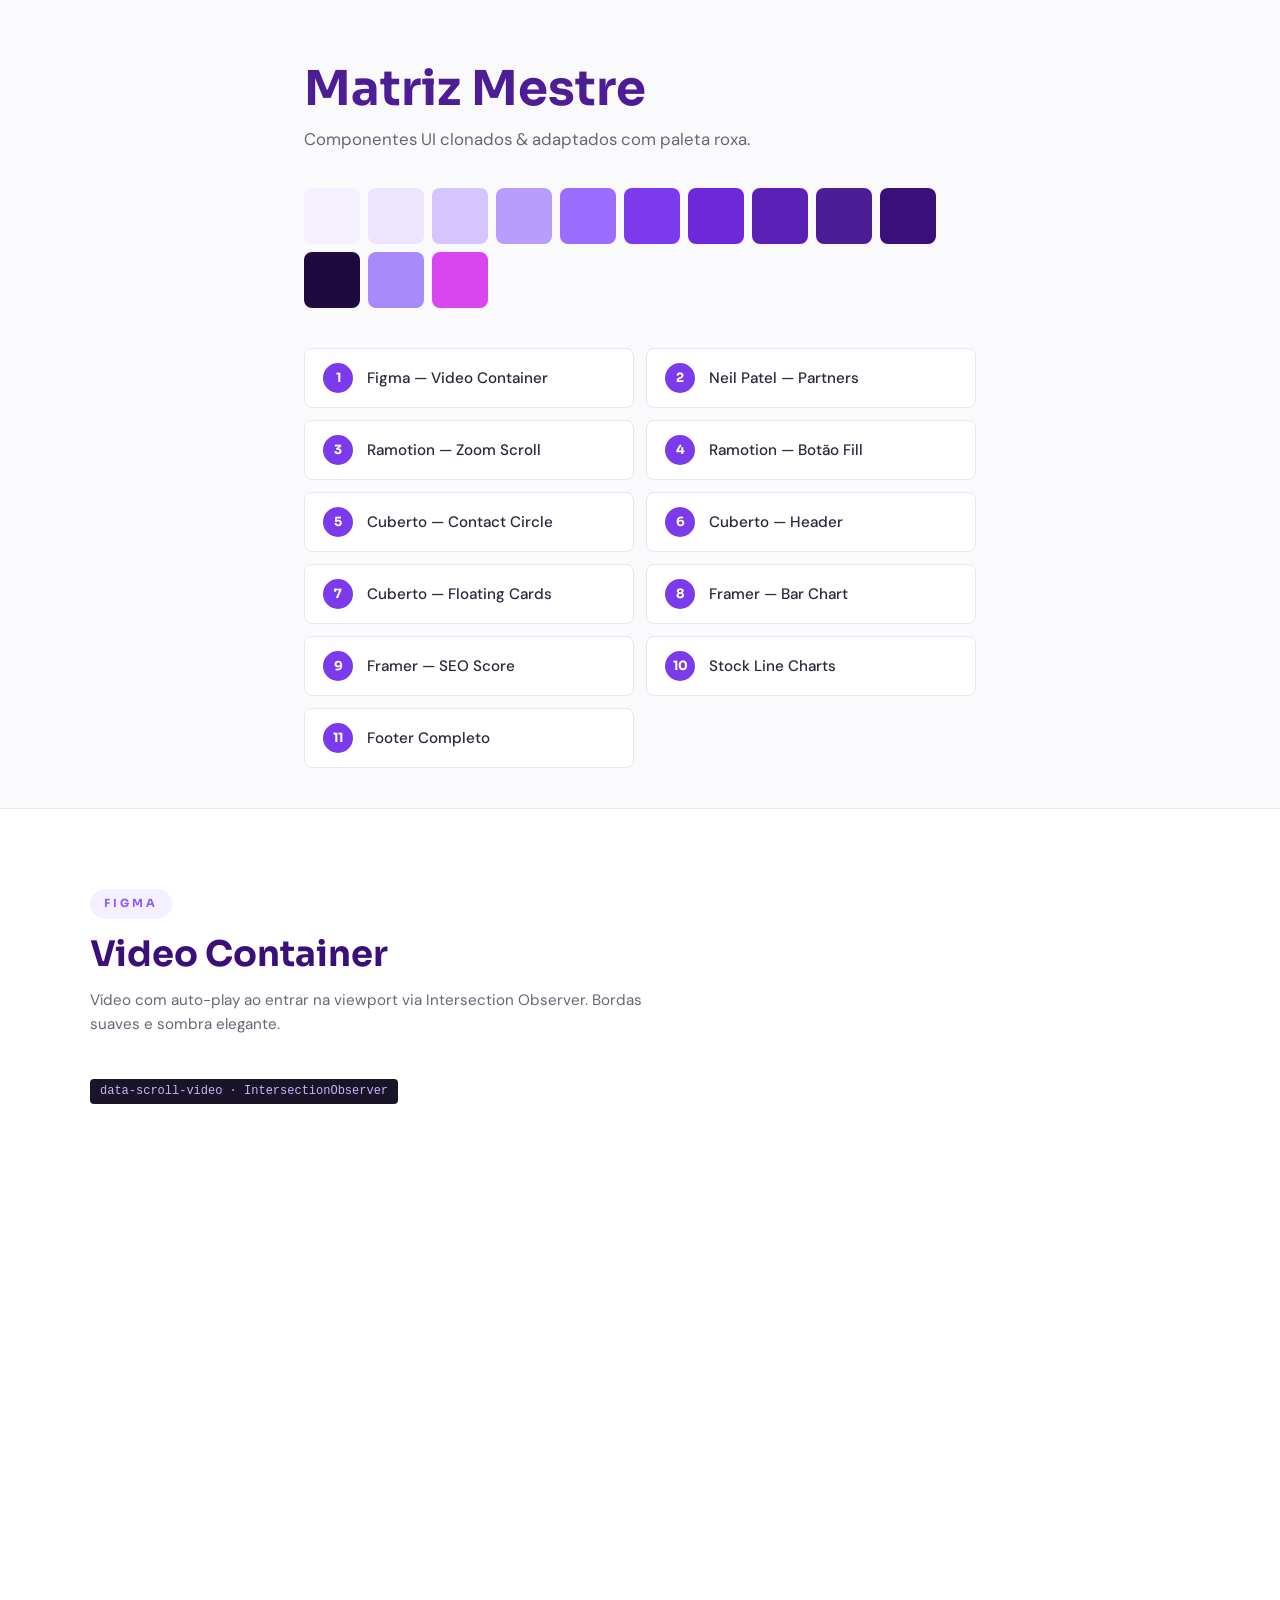
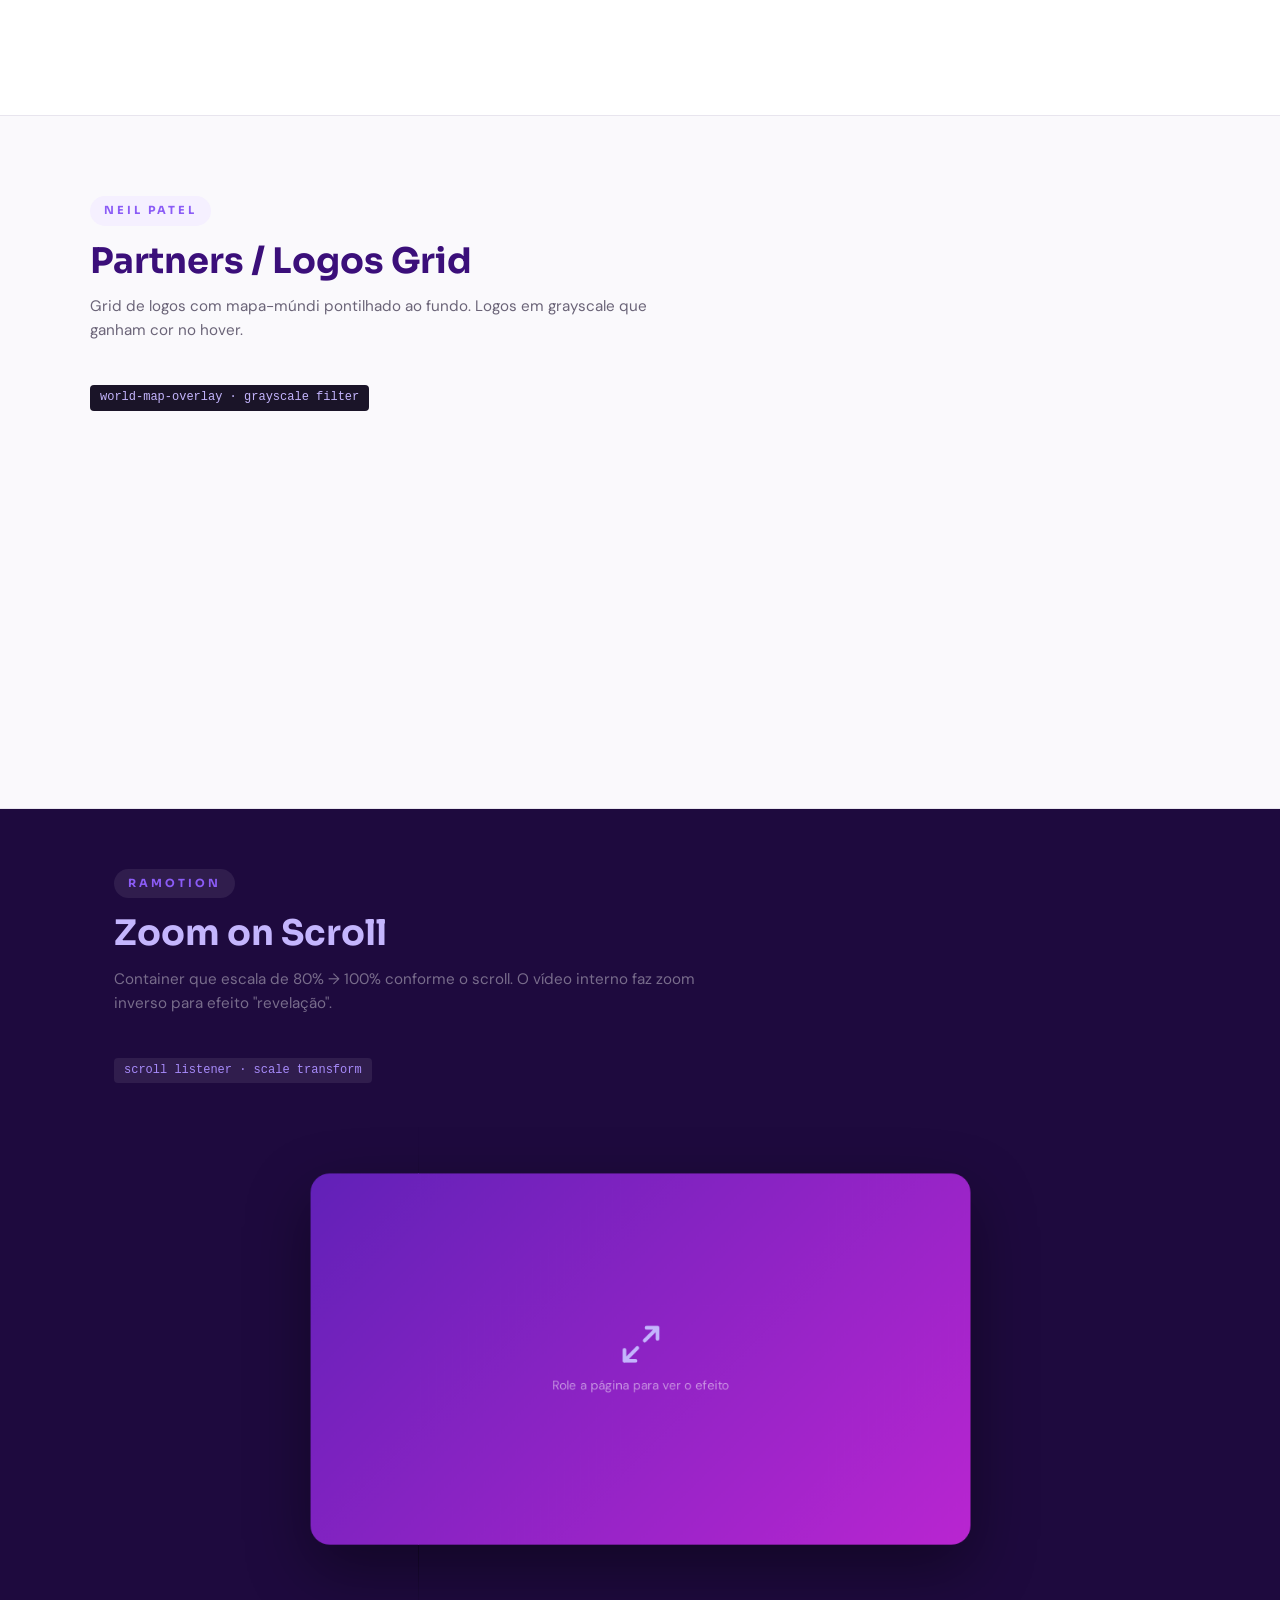
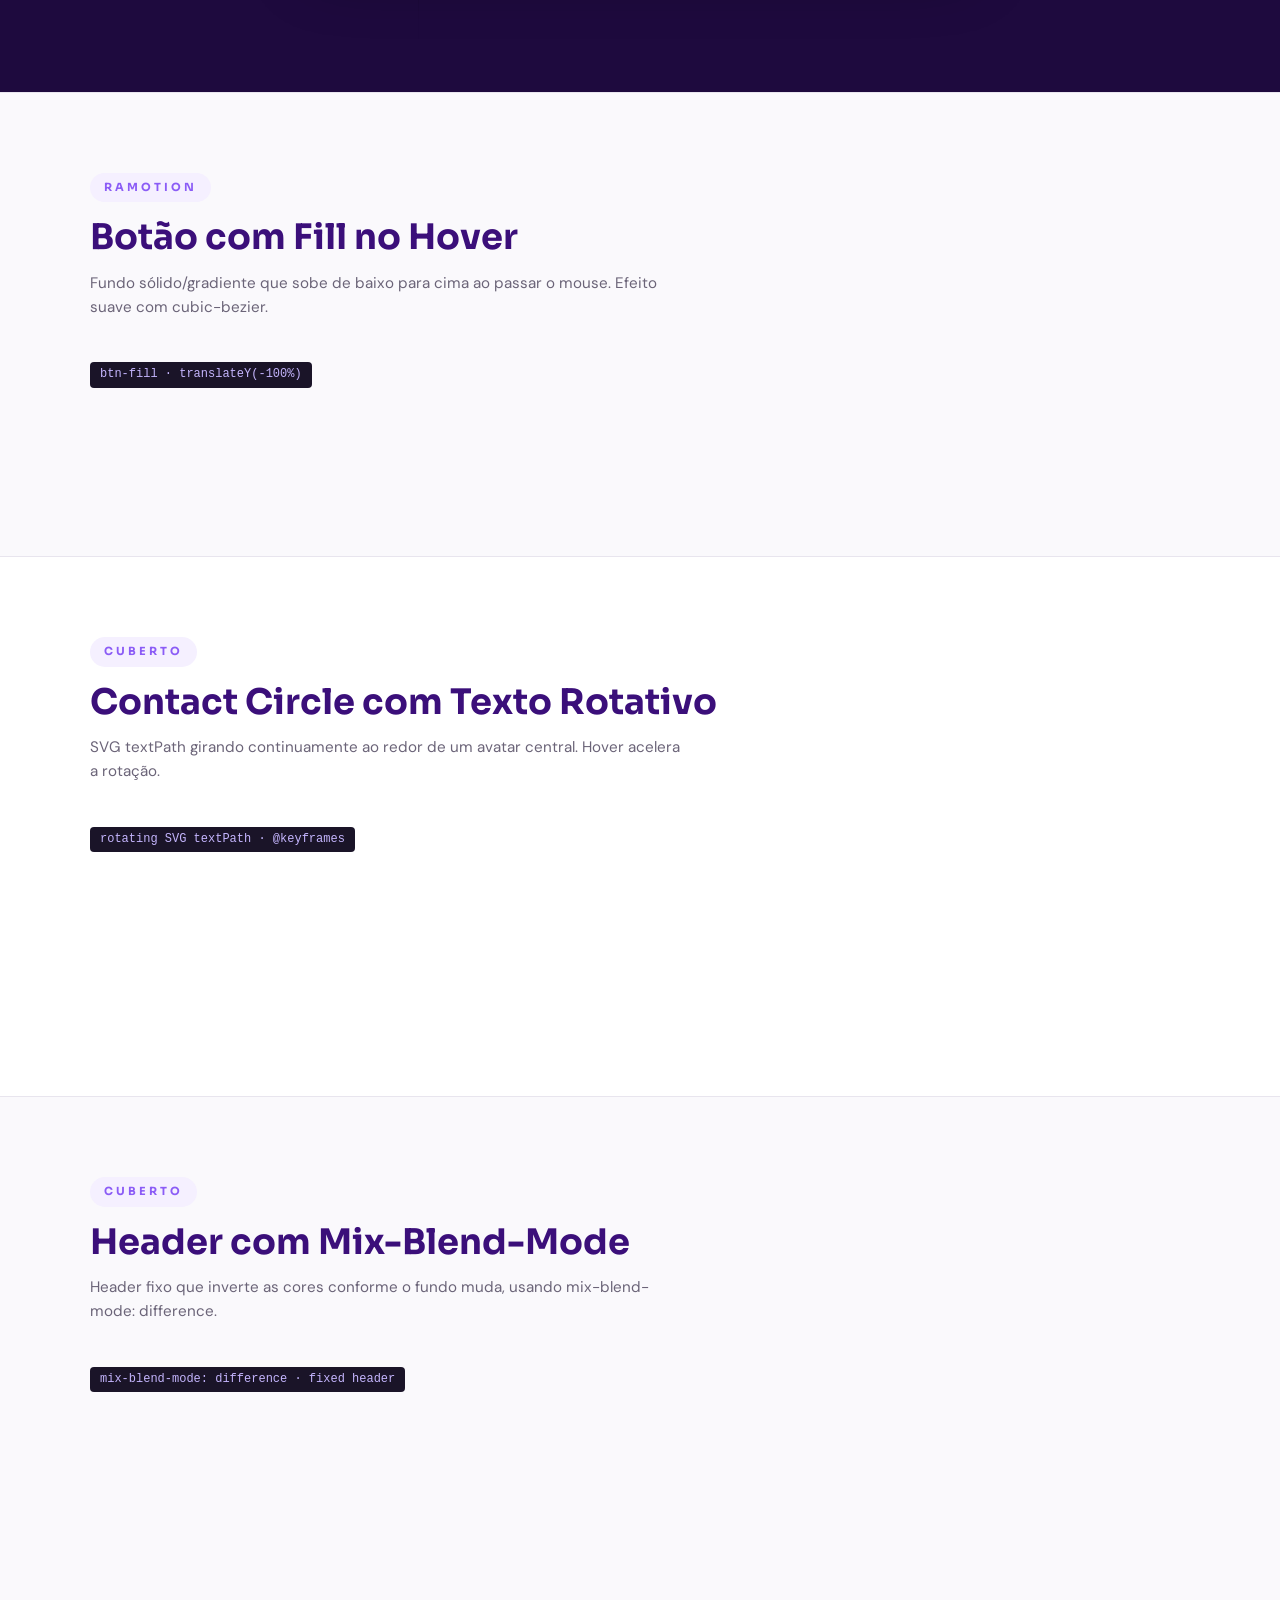
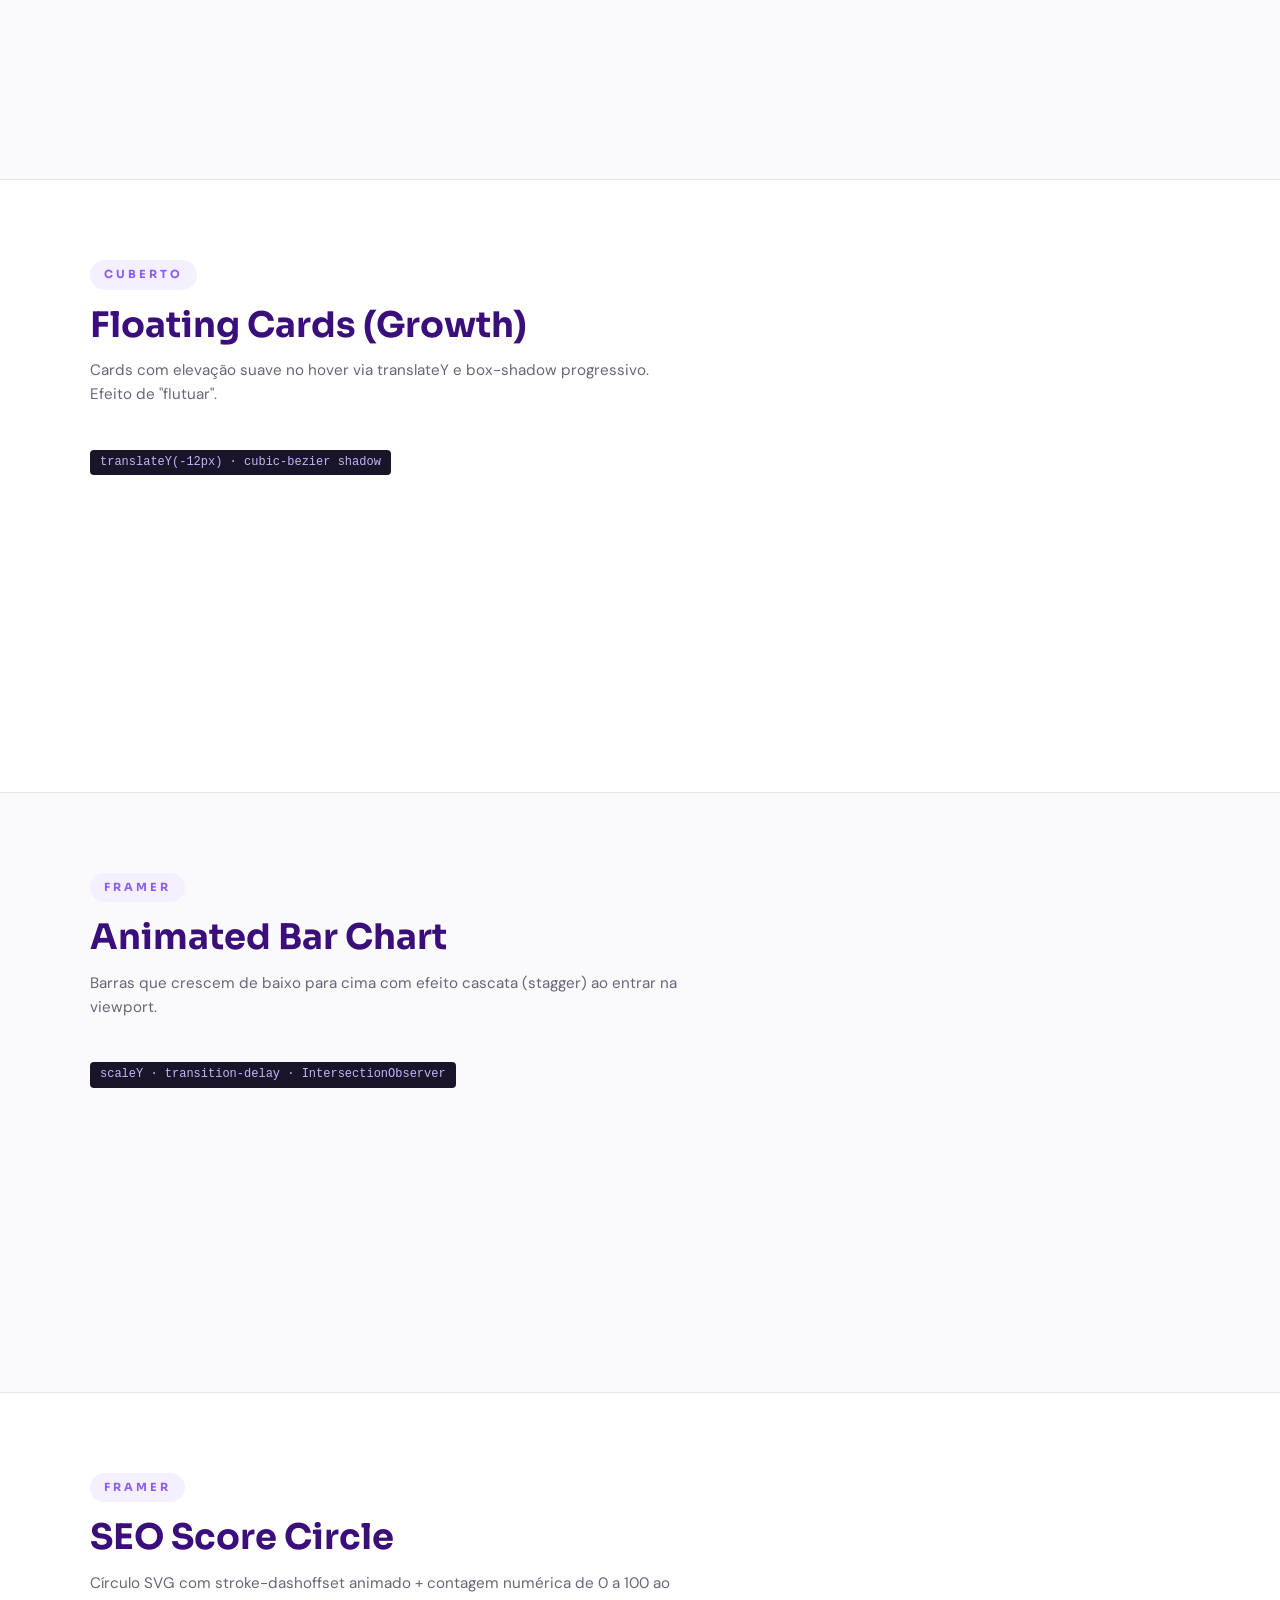
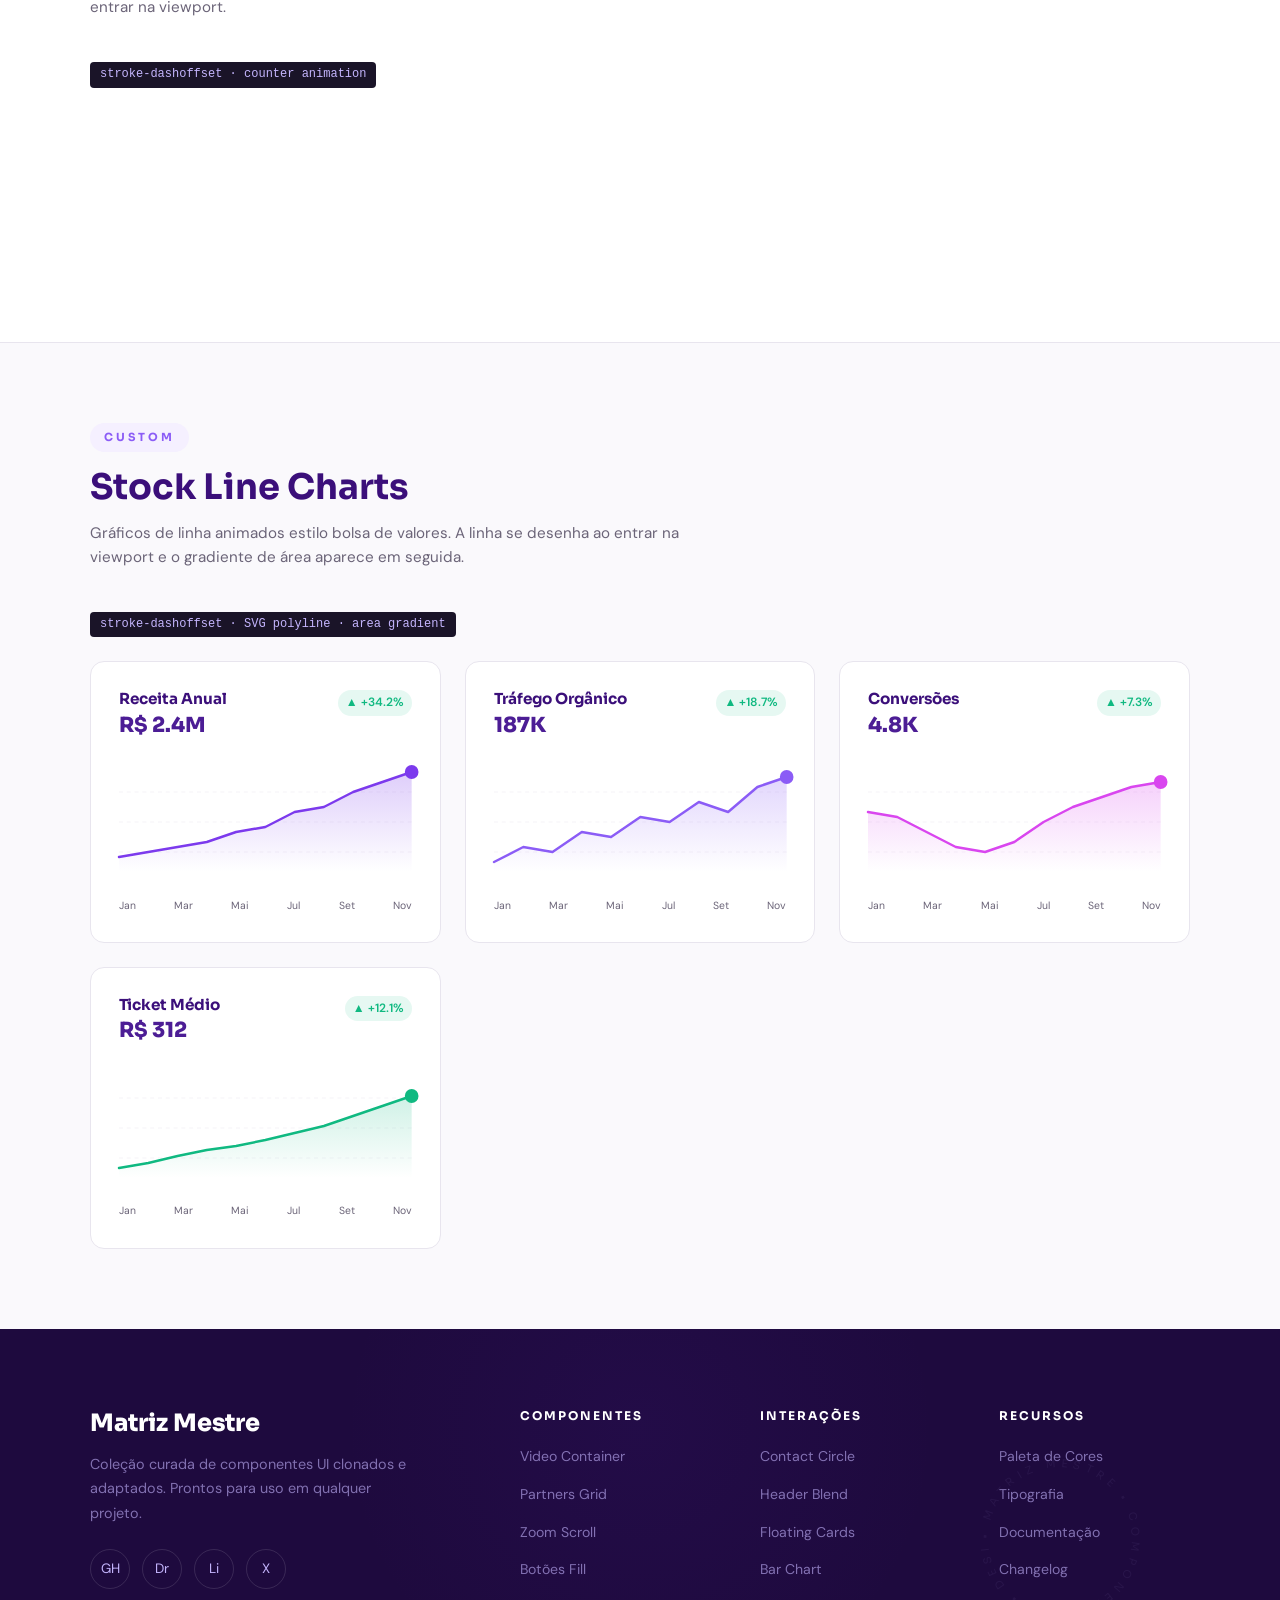
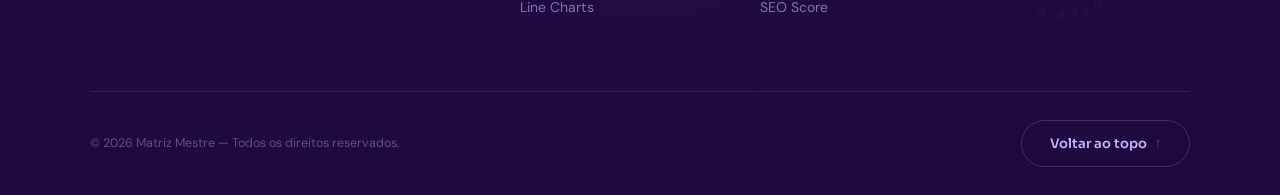
<file: apoio/matrizMestre.html>
<!DOCTYPE html>
<html lang="pt-BR">
<head>
<meta charset="UTF-8">
<meta name="viewport" content="width=device-width, initial-scale=1.0">
<title>Matriz Mestre — Componentes UI</title>
<link href="https://fonts.googleapis.com/css2?family=Sora:wght@300;400;600;700;800&family=DM+Sans:ital,wght@0,400;0,500;0,700;1,400&display=swap" rel="stylesheet">
<style>
/* ═══════════════════════════════════════════
   PALETA ROXA — CSS VARIABLES
   ═══════════════════════════════════════════ */
:root {
  /* Core Purple */
  --purple-50:  #f5f0ff;
  --purple-100: #ede5ff;
  --purple-200: #d4c4ff;
  --purple-300: #b89dff;
  --purple-400: #9b6dff;
  --purple-500: #7c3aed;
  --purple-600: #6d28d9;
  --purple-700: #5b21b6;
  --purple-800: #4c1d95;
  --purple-900: #3b0f7a;
  --purple-950: #1e0a3e;

  /* Accent — Lilás / Lavanda */
  --lavender-300: #c4b5fd;
  --lavender-400: #a78bfa;
  --lavender-500: #8b5cf6;

  /* Accent — Fuchsia / Magenta */
  --fuchsia-400: #e879f9;
  --fuchsia-500: #d946ef;
  --fuchsia-600: #c026d3;

  /* Neutrals */
  --white:  #ffffff;
  --gray-50:  #faf9fc;
  --gray-100: #f3f1f6;
  --gray-200: #e8e5ee;
  --gray-300: #d1cdd9;
  --gray-600: #6b6478;
  --gray-800: #2d2640;
  --gray-900: #1a1428;
  --black: #0d0a14;

  /* Functional */
  --success: #10b981;
  --radius-sm: 8px;
  --radius-md: 14px;
  --radius-lg: 24px;
  --radius-full: 9999px;
  --shadow-soft: 0 4px 20px rgba(124, 58, 237, 0.08);
  --shadow-float: 0 20px 50px rgba(124, 58, 237, 0.12);
  --transition-smooth: 0.4s cubic-bezier(0.25, 0.8, 0.25, 1);
  --transition-snappy: 0.3s cubic-bezier(0.4, 0, 0.2, 1);
}

/* ═══════════════════════════════════════════
   RESET & BASE
   ═══════════════════════════════════════════ */
*, *::before, *::after { margin: 0; padding: 0; box-sizing: border-box; }
html { scroll-behavior: smooth; }

body {
  font-family: 'DM Sans', sans-serif;
  color: var(--gray-800);
  background: var(--gray-50);
  line-height: 1.6;
  -webkit-font-smoothing: antialiased;
}

h1, h2, h3, h4, h5 { font-family: 'Sora', sans-serif; line-height: 1.2; }

/* ═══════════════════════════════════════════
   TABLE OF CONTENTS (TOC)
   ═══════════════════════════════════════════ */
.toc {
  max-width: 720px;
  margin: 0 auto;
  padding: 60px 24px 40px;
}
.toc h1 {
  font-size: clamp(2rem, 4vw, 3rem);
  color: var(--purple-800);
  margin-bottom: 8px;
}
.toc .subtitle {
  color: var(--gray-600);
  font-size: 1.05rem;
  margin-bottom: 36px;
}
.toc-grid {
  display: grid;
  grid-template-columns: repeat(auto-fill, minmax(280px, 1fr));
  gap: 12px;
}
.toc-item {
  display: flex;
  align-items: center;
  gap: 14px;
  padding: 14px 18px;
  border-radius: var(--radius-sm);
  text-decoration: none;
  color: var(--gray-800);
  background: var(--white);
  border: 1px solid var(--gray-200);
  transition: var(--transition-snappy);
}
.toc-item:hover {
  border-color: var(--purple-300);
  background: var(--purple-50);
  transform: translateX(4px);
}
.toc-number {
  font-family: 'Sora', sans-serif;
  font-weight: 700;
  font-size: 0.8rem;
  color: var(--white);
  background: var(--purple-500);
  width: 30px; height: 30px;
  border-radius: var(--radius-full);
  display: flex; align-items: center; justify-content: center;
  flex-shrink: 0;
}
.toc-label { font-weight: 500; font-size: 0.95rem; }

/* ═══════════════════════════════════════════
   SECTION WRAPPER
   ═══════════════════════════════════════════ */
.section {
  padding: 80px 24px;
  border-top: 1px solid var(--gray-200);
}
.section:nth-child(even) { background: var(--white); }

.section-inner {
  max-width: 1100px;
  margin: 0 auto;
}

.section-label {
  display: inline-block;
  font-family: 'Sora', sans-serif;
  font-size: 0.7rem;
  font-weight: 700;
  text-transform: uppercase;
  letter-spacing: 3px;
  color: var(--lavender-500);
  background: var(--purple-50);
  padding: 6px 14px;
  border-radius: var(--radius-full);
  margin-bottom: 14px;
}
.section-title {
  font-size: clamp(1.5rem, 3vw, 2.2rem);
  color: var(--purple-900);
  margin-bottom: 12px;
}
.section-desc {
  color: var(--gray-600);
  max-width: 600px;
  margin-bottom: 40px;
  font-size: 0.95rem;
}

/* Código reference tag */
.code-ref {
  display: inline-block;
  background: var(--gray-900);
  color: var(--lavender-300);
  font-family: 'Courier New', monospace;
  font-size: 0.75rem;
  padding: 3px 10px;
  border-radius: 4px;
  margin-bottom: 24px;
}

/* ═══════════════════════════════════════════
   1. FIGMA — VIDEO CONTAINER
   ═══════════════════════════════════════════ */
.video-container {
  width: 100%;
  max-width: 900px;
  margin: 0 auto;
  border-radius: var(--radius-lg);
  overflow: hidden;
  background: linear-gradient(135deg, var(--purple-100), var(--purple-200));
  line-height: 0;
  box-shadow: var(--shadow-float);
}
.figma-style-video {
  width: 100%;
  height: auto;
  display: block;
  object-fit: cover;
  aspect-ratio: 16/9;
}
/* Placeholder quando não tem vídeo */
.video-placeholder {
  aspect-ratio: 16/9;
  display: flex;
  align-items: center;
  justify-content: center;
  flex-direction: column;
  gap: 12px;
  line-height: 1.4;
  background: linear-gradient(160deg, var(--purple-800), var(--purple-950));
}
.video-placeholder svg { opacity: 0.5; }
.video-placeholder span {
  font-size: 0.85rem;
  color: var(--lavender-300);
  opacity: 0.7;
}

/* ═══════════════════════════════════════════
   2. NEIL PATEL — PARTNERS SECTION
   ═══════════════════════════════════════════ */
.partners-section {
  position: relative;
  padding: 60px 0;
  text-align: center;
  overflow: hidden;
}
.world-map-overlay {
  position: absolute;
  top: 50%; left: 50%;
  transform: translate(-50%, -50%);
  width: 120%; height: 100%;
  background-image: url('data:image/svg+xml;utf8,<svg xmlns="http://www.w3.org/2000/svg" viewBox="0 0 1000 500"><circle cx="120" cy="180" r="2" fill="%237c3aed" opacity="0.3"/><circle cx="150" cy="160" r="2" fill="%237c3aed" opacity="0.3"/><circle cx="180" cy="170" r="2" fill="%237c3aed" opacity="0.3"/><circle cx="210" cy="190" r="2" fill="%237c3aed" opacity="0.3"/><circle cx="250" cy="175" r="2" fill="%237c3aed" opacity="0.3"/><circle cx="280" cy="200" r="2" fill="%237c3aed" opacity="0.3"/><circle cx="310" cy="210" r="2" fill="%237c3aed" opacity="0.3"/><circle cx="350" cy="185" r="2" fill="%237c3aed" opacity="0.3"/><circle cx="400" cy="150" r="2" fill="%237c3aed" opacity="0.3"/><circle cx="430" cy="170" r="2" fill="%237c3aed" opacity="0.3"/><circle cx="460" cy="140" r="2" fill="%237c3aed" opacity="0.3"/><circle cx="490" cy="165" r="2" fill="%237c3aed" opacity="0.3"/><circle cx="520" cy="190" r="2" fill="%237c3aed" opacity="0.3"/><circle cx="550" cy="210" r="2" fill="%237c3aed" opacity="0.3"/><circle cx="580" cy="180" r="2" fill="%237c3aed" opacity="0.3"/><circle cx="620" cy="200" r="2" fill="%237c3aed" opacity="0.3"/><circle cx="650" cy="175" r="2" fill="%237c3aed" opacity="0.3"/><circle cx="700" cy="230" r="2" fill="%237c3aed" opacity="0.3"/><circle cx="740" cy="250" r="2" fill="%237c3aed" opacity="0.3"/><circle cx="780" cy="220" r="2" fill="%237c3aed" opacity="0.3"/><circle cx="820" cy="190" r="2" fill="%237c3aed" opacity="0.3"/><circle cx="860" cy="240" r="2" fill="%237c3aed" opacity="0.3"/><circle cx="900" cy="260" r="2" fill="%237c3aed" opacity="0.3"/><circle cx="140" cy="220" r="1.5" fill="%237c3aed" opacity="0.2"/><circle cx="300" cy="150" r="1.5" fill="%237c3aed" opacity="0.2"/><circle cx="500" cy="120" r="1.5" fill="%237c3aed" opacity="0.2"/><circle cx="660" cy="145" r="1.5" fill="%237c3aed" opacity="0.2"/><circle cx="750" cy="170" r="1.5" fill="%237c3aed" opacity="0.2"/></svg>');
  background-repeat: no-repeat;
  background-position: center;
  background-size: contain;
  opacity: 0.15;
  z-index: 1;
  pointer-events: none;
}
.container-partners {
  position: relative;
  z-index: 2;
}
.partners-header .tagline {
  color: var(--lavender-500);
  font-family: 'Sora', sans-serif;
  font-weight: 700;
  text-transform: uppercase;
  font-size: 0.8rem;
  letter-spacing: 2px;
  display: block;
  margin-bottom: 10px;
}
.partners-header h2 {
  font-size: clamp(1.4rem, 3vw, 2rem);
  color: var(--purple-900);
  margin-bottom: 50px;
}
.partners-grid {
  display: grid;
  grid-template-columns: repeat(auto-fit, minmax(140px, 1fr));
  gap: 32px;
  align-items: center;
  justify-items: center;
}
.partner-item {
  width: 130px; height: 54px;
  background: var(--gray-100);
  border: 1px solid var(--gray-200);
  border-radius: var(--radius-sm);
  display: flex; align-items: center; justify-content: center;
  font-family: 'Sora', sans-serif;
  font-weight: 700;
  font-size: 0.8rem;
  color: var(--gray-800);
  letter-spacing: 1px;
  text-transform: uppercase;
  opacity: 0.75;
  transition: var(--transition-smooth);
}
.partner-item:hover {
  opacity: 1;
  background: var(--purple-100);
  border-color: var(--purple-300);
  color: var(--purple-700);
  transform: translateY(-4px);
  box-shadow: 0 8px 20px rgba(124, 58, 237, 0.1);
}

/* ═══════════════════════════════════════════
   3. RAMOTION — ZOOM VIDEO
   ═══════════════════════════════════════════ */
.zoom-section {
  min-height: 80vh;
  display: flex;
  align-items: center;
  justify-content: center;
  background: var(--purple-950);
  padding: 60px 24px;
  overflow: hidden;
}
.zoom-container {
  width: 75%;
  max-width: 1000px;
  overflow: hidden;
  border-radius: var(--radius-lg);
  transition: transform 0.15s ease-out, border-radius 0.5s ease, width 0.5s ease;
  will-change: transform;
  box-shadow: 0 30px 80px rgba(0,0,0,0.4);
}
.zoom-container.expanded {
  width: 100%;
  max-width: 100%;
  border-radius: 0;
}
.zoom-element {
  width: 100%;
  aspect-ratio: 16/9;
  object-fit: cover;
  display: block;
  transform: scale(1.15);
  transition: transform 0.15s ease-out;
}
.zoom-placeholder {
  aspect-ratio: 16/9;
  background: linear-gradient(135deg, var(--purple-700), var(--fuchsia-600));
  display: flex; align-items: center; justify-content: center;
  flex-direction: column; gap: 10px;
}
.zoom-placeholder span {
  font-size: 0.85rem;
  color: rgba(255,255,255,0.5);
}
.zoom-hint {
  text-align: center;
  color: var(--lavender-300);
  font-size: 0.8rem;
  margin-top: 24px;
  opacity: 0.6;
}

/* ═══════════════════════════════════════════
   4. RAMOTION — BOTÃO LET'S TALK
   ═══════════════════════════════════════════ */
.btn-showcase {
  display: flex;
  flex-wrap: wrap;
  gap: 24px;
  align-items: center;
}
.btn-ramotion {
  position: relative;
  display: inline-flex;
  align-items: center;
  justify-content: center;
  padding: 18px 45px;
  border: 2px solid var(--purple-700);
  border-radius: var(--radius-full);
  color: var(--purple-700);
  font-family: 'Sora', sans-serif;
  font-weight: 600;
  font-size: 0.95rem;
  text-decoration: none;
  overflow: hidden;
  transition: color 0.4s cubic-bezier(0.4, 0, 0.2, 1);
  z-index: 1;
  cursor: pointer;
}
.btn-text { position: relative; z-index: 3; }
.btn-fill {
  position: absolute;
  top: 100%;
  left: 0;
  width: 100%;
  height: 100%;
  background: linear-gradient(135deg, var(--purple-600), var(--fuchsia-500));
  transition: transform 0.4s cubic-bezier(0.4, 0, 0.2, 1);
  z-index: 2;
}
.btn-ramotion:hover { color: var(--white); }
.btn-ramotion:hover .btn-fill { transform: translateY(-100%); }

/* Variação: estilo invertido */
.btn-ramotion.inverted {
  border-color: var(--lavender-400);
  color: var(--lavender-400);
  background: transparent;
}
.btn-ramotion.inverted .btn-fill {
  background: linear-gradient(135deg, var(--lavender-400), var(--fuchsia-400));
}
.btn-ramotion.inverted:hover { color: var(--purple-950); }

/* ═══════════════════════════════════════════
   5. CUBERTO — CONTACT CIRCLE
   ═══════════════════════════════════════════ */
.contact-demo {
  display: flex;
  align-items: center;
  gap: 48px;
  flex-wrap: wrap;
}
.cb-contact-circle {
  position: relative;
  width: 140px; height: 140px;
  display: flex;
  align-items: center;
  justify-content: center;
  cursor: pointer;
  transition: transform 0.4s cubic-bezier(0.25, 0.8, 0.25, 1);
}
.cb-contact-circle:hover {
  transform: translateY(-10px);
}
.rotating-text {
  position: absolute;
  width: 100%; height: 100%;
  animation: rotateText 12s linear infinite;
  fill: var(--purple-700);
  font-size: 8px;
  font-family: 'Sora', sans-serif;
  font-weight: 600;
  letter-spacing: 2.5px;
  text-transform: uppercase;
}
.inner-avatar {
  width: 65px; height: 65px;
  border-radius: 50%;
  overflow: hidden;
  z-index: 2;
  background: linear-gradient(135deg, var(--purple-400), var(--fuchsia-500));
  display: flex; align-items: center; justify-content: center;
  font-size: 1.5rem;
  color: var(--white);
}
@keyframes rotateText {
  from { transform: rotate(0deg); }
  to { transform: rotate(360deg); }
}

/* ═══════════════════════════════════════════
   6. CUBERTO — HEADER
   ═══════════════════════════════════════════ */
.cb-header-demo {
  position: relative;
  background: var(--purple-950);
  border-radius: var(--radius-md);
  padding: 0;
  overflow: hidden;
}
.cb-header {
  position: relative;
  width: 100%;
  padding: 24px 0;
  z-index: 100;
  mix-blend-mode: difference;
}
.cb-header-container {
  max-width: 95%;
  margin: 0 auto;
  display: flex;
  justify-content: space-between;
  align-items: center;
}
.cb-logo a {
  text-decoration: none;
  color: var(--white);
  font-family: 'Sora', sans-serif;
  font-weight: 800;
  font-size: 1.1rem;
  letter-spacing: -0.5px;
}
.cb-nav-list {
  display: flex;
  list-style: none;
  align-items: center;
  gap: 36px;
}
.cb-nav-link {
  text-decoration: none;
  color: var(--white);
  font-weight: 400;
  font-size: 0.9rem;
  opacity: 0.8;
  transition: opacity 0.3s;
}
.cb-nav-link:hover { opacity: 1; }
.cb-menu-btn {
  background: none;
  border: 1px solid rgba(255,255,255,0.2);
  color: var(--white);
  cursor: pointer;
  font-size: 0.85rem;
  font-family: 'DM Sans', sans-serif;
  display: flex;
  align-items: center;
  gap: 8px;
  padding: 8px 20px;
  border-radius: var(--radius-full);
  transition: var(--transition-snappy);
}
.cb-menu-btn:hover {
  background: rgba(255,255,255,0.1);
  border-color: rgba(255,255,255,0.4);
}
.header-bg-strip {
  height: 200px;
  background: linear-gradient(180deg, var(--purple-950), var(--purple-800));
  display: flex; align-items: center; justify-content: center;
  color: var(--lavender-300);
  font-size: 0.8rem;
  opacity: 0.4;
}

/* ═══════════════════════════════════════════
   7. CUBERTO — FLOATING CARD (Growth)
   ═══════════════════════════════════════════ */
.cards-grid {
  display: grid;
  grid-template-columns: repeat(auto-fit, minmax(280px, 1fr));
  gap: 24px;
}
.cb-floating-card {
  background: var(--white);
  border-radius: var(--radius-md);
  padding: 36px;
  box-shadow: var(--shadow-soft);
  transition: transform var(--transition-smooth), box-shadow var(--transition-smooth);
  cursor: pointer;
  will-change: transform, box-shadow;
  border: 1px solid var(--gray-200);
}
.cb-floating-card:hover {
  transform: translateY(-12px);
  box-shadow: var(--shadow-float);
  border-color: var(--purple-200);
}
.card-tag {
  display: inline-block;
  font-family: 'Sora', sans-serif;
  font-size: 0.7rem;
  font-weight: 700;
  text-transform: uppercase;
  letter-spacing: 2px;
  color: var(--purple-500);
  background: var(--purple-50);
  padding: 4px 12px;
  border-radius: var(--radius-full);
  margin-bottom: 16px;
}
.card-content h3 {
  font-size: 1.15rem;
  color: var(--purple-900);
  margin-bottom: 8px;
}
.card-content p {
  color: var(--gray-600);
  font-size: 0.9rem;
  line-height: 1.5;
}

/* ═══════════════════════════════════════════
   8. FRAMER — ANIMATED BAR CHART
   ═══════════════════════════════════════════ */
.framer-chart {
  display: flex;
  align-items: flex-end;
  gap: 10px;
  height: 200px;
  padding: 24px;
  background: var(--purple-50);
  border-radius: var(--radius-md);
  border: 1px solid var(--purple-100);
}
.chart-bar {
  flex: 1;
  background: linear-gradient(180deg, var(--purple-500), var(--purple-700));
  border-radius: 6px 6px 0 0;
  height: var(--h);
  transform-origin: bottom;
  transform: scaleY(0);
  transition: transform 0.6s cubic-bezier(0.22, 1, 0.36, 1);
  transition-delay: var(--d);
}
.reveal.is-visible .chart-bar { transform: scaleY(1); }

/* ═══════════════════════════════════════════
   9. FRAMER — SEO SCORE CIRCLE
   ═══════════════════════════════════════════ */
.widgets-row {
  display: flex;
  flex-wrap: wrap;
  gap: 40px;
  align-items: center;
}
.seo-widget {
  position: relative;
  width: 150px; height: 150px;
  display: flex;
  flex-direction: column;
  align-items: center;
  justify-content: center;
}
.seo-circle {
  position: absolute;
  top: 0; left: 0;
  width: 100%; height: 100%;
  transform: rotate(-90deg);
}
.seo-circle circle { fill: none; stroke-width: 7; stroke-linecap: round; }
.circle-bg { stroke: var(--purple-100); }
.circle-progress {
  stroke: var(--purple-500);
  stroke-dasharray: 283;
  stroke-dashoffset: 283;
  transition: stroke-dashoffset 1.5s cubic-bezier(0.22, 1, 0.36, 1);
}
.reveal.is-visible .circle-progress { stroke-dashoffset: 0; }
.seo-score {
  font-family: 'Sora', sans-serif;
  font-size: 2rem;
  font-weight: 800;
  color: var(--purple-800);
}
.seo-label {
  font-size: 0.75rem;
  color: var(--gray-600);
  margin-top: -4px;
  font-weight: 500;
}

/* ═══════════════════════════════════════════
   10. STOCK LINE CHARTS
   ═══════════════════════════════════════════ */
.charts-showcase {
  display: grid;
  grid-template-columns: repeat(auto-fit, minmax(300px, 1fr));
  gap: 24px;
}
.stock-card {
  background: var(--white);
  border-radius: var(--radius-md);
  padding: 28px;
  border: 1px solid var(--gray-200);
  transition: var(--transition-smooth);
  overflow: hidden;
}
.stock-card:hover {
  border-color: var(--purple-200);
  box-shadow: var(--shadow-soft);
}
.stock-card-header {
  display: flex;
  justify-content: space-between;
  align-items: flex-start;
  margin-bottom: 20px;
}
.stock-card-header h4 {
  font-family: 'Sora', sans-serif;
  font-size: 0.95rem;
  color: var(--purple-900);
}
.stock-card-header .stock-value {
  font-family: 'Sora', sans-serif;
  font-size: 1.3rem;
  font-weight: 800;
  color: var(--purple-800);
}
.stock-card-header .stock-change {
  font-size: 0.75rem;
  font-weight: 600;
  padding: 3px 8px;
  border-radius: var(--radius-full);
}
.stock-change.up { color: var(--success); background: rgba(16,185,129,0.1); }
.stock-change.down { color: #ef4444; background: rgba(239,68,68,0.1); }
.stock-chart-svg {
  width: 100%;
  height: 120px;
  overflow: visible;
}
.stock-chart-svg .chart-line {
  fill: none;
  stroke-width: 2.5;
  stroke-linecap: round;
  stroke-linejoin: round;
  stroke-dasharray: 1000;
  stroke-dashoffset: 1000;
  transition: stroke-dashoffset 2s cubic-bezier(0.22, 1, 0.36, 1);
}
.stock-chart-svg .chart-area {
  opacity: 0;
  transition: opacity 1s ease 0.8s;
}
.stock-chart-svg .chart-dot {
  opacity: 0;
  transition: opacity 0.3s ease;
  transition-delay: 2s;
}
.reveal.is-visible .chart-line { stroke-dashoffset: 0; }
.reveal.is-visible .chart-area { opacity: 1; }
.reveal.is-visible .chart-dot { opacity: 1; }

/* Grid lines */
.stock-chart-svg .grid-line {
  stroke: var(--gray-200);
  stroke-width: 0.5;
  stroke-dasharray: 4 4;
}
/* Interactive hover elements */
.stock-chart-svg .hover-line {
  stroke: var(--gray-300);
  stroke-width: 1;
  stroke-dasharray: 3 3;
  opacity: 0;
  transition: opacity 0.15s;
  pointer-events: none;
}
.stock-chart-svg .hover-dot {
  opacity: 0;
  transition: opacity 0.15s;
  pointer-events: none;
}
.stock-card:hover .hover-line,
.stock-card:hover .hover-dot { opacity: 1; }
.chart-tooltip {
  position: absolute;
  pointer-events: none;
  background: var(--gray-900);
  color: var(--white);
  font-family: 'Sora', sans-serif;
  font-size: 0.72rem;
  font-weight: 600;
  padding: 5px 10px;
  border-radius: 6px;
  white-space: nowrap;
  opacity: 0;
  transition: opacity 0.15s;
  z-index: 10;
  transform: translate(-50%, -140%);
}
.chart-tooltip::after {
  content: '';
  position: absolute;
  bottom: -4px;
  left: 50%;
  transform: translateX(-50%);
  width: 0; height: 0;
  border-left: 5px solid transparent;
  border-right: 5px solid transparent;
  border-top: 5px solid var(--gray-900);
}
.stock-card { position: relative; }
.chart-labels {
  display: flex;
  justify-content: space-between;
  margin-top: 8px;
  font-size: 0.65rem;
  color: var(--gray-600);
}

/* ═══════════════════════════════════════════
   11. FOOTER
   ═══════════════════════════════════════════ */
.site-footer {
  background: var(--purple-950);
  color: var(--lavender-300);
  padding: 80px 24px 0;
  position: relative;
  overflow: hidden;
}
.site-footer::before {
  content: '';
  position: absolute;
  top: -200px;
  left: 50%;
  transform: translateX(-50%);
  width: 600px;
  height: 600px;
  background: radial-gradient(circle, var(--purple-700) 0%, transparent 70%);
  opacity: 0.08;
  pointer-events: none;
}
.footer-inner {
  max-width: 1100px;
  margin: 0 auto;
  position: relative;
  z-index: 2;
}
.footer-top {
  display: grid;
  grid-template-columns: 2fr 1fr 1fr 1fr;
  gap: 48px;
  padding-bottom: 60px;
  border-bottom: 1px solid rgba(255,255,255,0.08);
}
.footer-brand h3 {
  font-family: 'Sora', sans-serif;
  font-size: 1.5rem;
  font-weight: 800;
  color: var(--white);
  margin-bottom: 14px;
}
.footer-brand p {
  font-size: 0.9rem;
  line-height: 1.7;
  opacity: 0.6;
  max-width: 320px;
  margin-bottom: 24px;
}
.footer-social {
  display: flex;
  gap: 12px;
}
.footer-social a {
  width: 40px; height: 40px;
  border-radius: var(--radius-full);
  border: 1px solid rgba(255,255,255,0.12);
  display: flex; align-items: center; justify-content: center;
  color: var(--lavender-300);
  text-decoration: none;
  font-size: 0.85rem;
  transition: var(--transition-snappy);
}
.footer-social a:hover {
  background: var(--purple-600);
  border-color: var(--purple-600);
  color: var(--white);
}
.footer-col h5 {
  font-family: 'Sora', sans-serif;
  font-size: 0.75rem;
  font-weight: 700;
  text-transform: uppercase;
  letter-spacing: 2px;
  color: var(--white);
  margin-bottom: 20px;
}
.footer-col ul { list-style: none; }
.footer-col ul li { margin-bottom: 12px; }
.footer-col ul a {
  color: var(--lavender-300);
  text-decoration: none;
  font-size: 0.88rem;
  opacity: 0.6;
  transition: var(--transition-snappy);
}
.footer-col ul a:hover { opacity: 1; color: var(--white); }
.footer-bottom {
  display: flex;
  justify-content: space-between;
  align-items: center;
  padding: 28px 0;
  margin-top: 0;
}
.footer-bottom span {
  font-size: 0.78rem;
  opacity: 0.4;
}
.footer-cta {
  display: inline-flex;
  align-items: center;
  gap: 8px;
  padding: 12px 28px;
  border: 1px solid rgba(255,255,255,0.15);
  border-radius: var(--radius-full);
  color: var(--lavender-300);
  text-decoration: none;
  font-family: 'Sora', sans-serif;
  font-size: 0.82rem;
  font-weight: 600;
  transition: var(--transition-snappy);
  position: relative;
  overflow: hidden;
}
.footer-cta:hover {
  background: var(--purple-600);
  border-color: var(--purple-600);
  color: var(--white);
}
.footer-cta .arrow {
  transition: transform 0.3s ease;
}
.footer-cta:hover .arrow { transform: translateX(4px); }

/* Rotating circle in footer */
.footer-circle-wrap {
  position: absolute;
  right: 40px;
  top: 40px;
  opacity: 0.06;
  pointer-events: none;
}

@media (max-width: 768px) {
  .footer-top {
    grid-template-columns: 1fr;
    gap: 32px;
  }
  .footer-bottom {
    flex-direction: column;
    gap: 16px;
    text-align: center;
  }
  .charts-showcase { grid-template-columns: 1fr; }
}

/* ═══════════════════════════════════════════
   REVEAL ANIMATION (global)
   ═══════════════════════════════════════════ */
.reveal {
  opacity: 0;
  transform: translateY(28px);
  transition: opacity 0.7s ease-out, transform 0.7s ease-out;
}
.reveal.is-visible {
  opacity: 1;
  transform: translateY(0);
}

/* ═══════════════════════════════════════════
   PALETA VISUAL SWATCH
   ═══════════════════════════════════════════ */
.palette {
  display: flex;
  flex-wrap: wrap;
  gap: 8px;
  margin-bottom: 40px;
}
.swatch {
  width: 56px; height: 56px;
  border-radius: var(--radius-sm);
  position: relative;
  cursor: pointer;
  transition: transform 0.2s;
  border: 2px solid transparent;
}
.swatch:hover {
  transform: scale(1.15);
  border-color: var(--purple-300);
}
.swatch::after {
  content: attr(data-name);
  position: absolute;
  bottom: -20px;
  left: 50%;
  transform: translateX(-50%);
  font-size: 0.6rem;
  color: var(--gray-600);
  white-space: nowrap;
  opacity: 0;
  transition: opacity 0.2s;
}
.swatch:hover::after { opacity: 1; }

/* ═══════════════════════════════════════════
   RESPONSIVE
   ═══════════════════════════════════════════ */
@media (max-width: 768px) {
  .section { padding: 50px 16px; }
  .zoom-container { width: 95%; }
  .contact-demo { justify-content: center; }
  .btn-showcase { justify-content: center; }
  .widgets-row { justify-content: center; }
  .toc-grid { grid-template-columns: 1fr; }
}
</style>
</head>
<body>

<!-- ═══════════════════════════════════
     TABLE OF CONTENTS
     ═══════════════════════════════════ -->
<div class="toc">
  <h1>Matriz Mestre</h1>
  <p class="subtitle">Componentes UI clonados &amp; adaptados com paleta roxa.</p>
  
  <!-- Paleta Visual -->
  <div class="palette">
    <div class="swatch" style="background:var(--purple-50)" data-name="50"></div>
    <div class="swatch" style="background:var(--purple-100)" data-name="100"></div>
    <div class="swatch" style="background:var(--purple-200)" data-name="200"></div>
    <div class="swatch" style="background:var(--purple-300)" data-name="300"></div>
    <div class="swatch" style="background:var(--purple-400)" data-name="400"></div>
    <div class="swatch" style="background:var(--purple-500)" data-name="500"></div>
    <div class="swatch" style="background:var(--purple-600)" data-name="600"></div>
    <div class="swatch" style="background:var(--purple-700)" data-name="700"></div>
    <div class="swatch" style="background:var(--purple-800)" data-name="800"></div>
    <div class="swatch" style="background:var(--purple-900)" data-name="900"></div>
    <div class="swatch" style="background:var(--purple-950)" data-name="950"></div>
    <div class="swatch" style="background:var(--lavender-400)" data-name="Lavanda"></div>
    <div class="swatch" style="background:var(--fuchsia-500)" data-name="Fuchsia"></div>
  </div>

  <div class="toc-grid">
    <a href="#sec-figma" class="toc-item">
      <span class="toc-number">1</span>
      <span class="toc-label">Figma — Video Container</span>
    </a>
    <a href="#sec-neil" class="toc-item">
      <span class="toc-number">2</span>
      <span class="toc-label">Neil Patel — Partners</span>
    </a>
    <a href="#sec-zoom" class="toc-item">
      <span class="toc-number">3</span>
      <span class="toc-label">Ramotion — Zoom Scroll</span>
    </a>
    <a href="#sec-btn" class="toc-item">
      <span class="toc-number">4</span>
      <span class="toc-label">Ramotion — Botão Fill</span>
    </a>
    <a href="#sec-circle" class="toc-item">
      <span class="toc-number">5</span>
      <span class="toc-label">Cuberto — Contact Circle</span>
    </a>
    <a href="#sec-header" class="toc-item">
      <span class="toc-number">6</span>
      <span class="toc-label">Cuberto — Header</span>
    </a>
    <a href="#sec-cards" class="toc-item">
      <span class="toc-number">7</span>
      <span class="toc-label">Cuberto — Floating Cards</span>
    </a>
    <a href="#sec-chart" class="toc-item">
      <span class="toc-number">8</span>
      <span class="toc-label">Framer — Bar Chart</span>
    </a>
    <a href="#sec-seo" class="toc-item">
      <span class="toc-number">9</span>
      <span class="toc-label">Framer — SEO Score</span>
    </a>
    <a href="#sec-stock" class="toc-item">
      <span class="toc-number">10</span>
      <span class="toc-label">Stock Line Charts</span>
    </a>
    <a href="#sec-footer" class="toc-item">
      <span class="toc-number">11</span>
      <span class="toc-label">Footer Completo</span>
    </a>
  </div>
</div>


<!-- ═══════════════════════════════════
     1. FIGMA — VIDEO CONTAINER
     ═══════════════════════════════════ -->
<div class="section" id="sec-figma">
  <div class="section-inner">
    <span class="section-label">Figma</span>
    <h2 class="section-title">Video Container</h2>
    <p class="section-desc">Vídeo com auto-play ao entrar na viewport via Intersection Observer. Bordas suaves e sombra elegante.</p>
    <span class="code-ref">data-scroll-video · IntersectionObserver</span>

    <div class="video-container reveal" data-scroll-video>
      <div class="video-placeholder">
        <svg width="48" height="48" fill="none" viewBox="0 0 24 24"><path d="M8 5.14v13.72a1 1 0 001.5.86l11.2-6.86a1 1 0 000-1.72L9.5 4.28A1 1 0 008 5.14z" fill="#c4b5fd"/></svg>
        <span>Substitua por &lt;video src="..."&gt;</span>
      </div>
    </div>
  </div>
</div>


<!-- ═══════════════════════════════════
     2. NEIL PATEL — PARTNERS
     ═══════════════════════════════════ -->
<div class="section" id="sec-neil">
  <div class="section-inner">
    <span class="section-label">Neil Patel</span>
    <h2 class="section-title">Partners / Logos Grid</h2>
    <p class="section-desc">Grid de logos com mapa-múndi pontilhado ao fundo. Logos em grayscale que ganham cor no hover.</p>
    <span class="code-ref">world-map-overlay · grayscale filter</span>

    <section class="partners-section reveal">
      <div class="world-map-overlay"></div>
      <div class="container-partners">
        <div class="partners-header">
          <span class="tagline">Globalmente reconhecida</span>
          <h2>Trabalhamos com as melhores marcas</h2>
        </div>
        <div class="partners-grid">
          <div class="partner-item">Google</div>
          <div class="partner-item">Meta</div>
          <div class="partner-item">Adobe</div>
          <div class="partner-item">Nike</div>
          <div class="partner-item">Stripe</div>
          <div class="partner-item">Figma</div>
        </div>
      </div>
    </section>
  </div>
</div>


<!-- ═══════════════════════════════════
     3. RAMOTION — ZOOM VIDEO
     ═══════════════════════════════════ -->
<div class="section" id="sec-zoom" style="background:var(--purple-950); padding: 0;">
  <div class="zoom-section">
    <div style="width:100%; max-width:1100px; margin:0 auto;">
      <div style="padding: 0 24px 20px;">
        <span class="section-label" style="background:rgba(255,255,255,0.08);">Ramotion</span>
        <h2 class="section-title" style="color:var(--lavender-300);">Zoom on Scroll</h2>
        <p class="section-desc" style="color:rgba(255,255,255,0.4);">Container que escala de 80% → 100% conforme o scroll. O vídeo interno faz zoom inverso para efeito "revelação".</p>
        <span class="code-ref" style="background:rgba(255,255,255,0.08); color:var(--lavender-400);">scroll listener · scale transform</span>
      </div>
      <div style="display:flex; justify-content:center; padding-bottom:40px;">
        <div class="zoom-container" id="zoomContainer">
          <div class="zoom-placeholder zoom-element" id="zoomElement">
            <svg width="48" height="48" fill="none" viewBox="0 0 24 24"><path d="M15 3h6v6M9 21H3v-6M21 3l-7 7M3 21l7-7" stroke="#c4b5fd" stroke-width="2" stroke-linecap="round" stroke-linejoin="round"/></svg>
            <span>Role a página para ver o efeito</span>
          </div>
        </div>
      </div>
    </div>
  </div>
</div>


<!-- ═══════════════════════════════════
     4. RAMOTION — BOTÃO LET'S TALK
     ═══════════════════════════════════ -->
<div class="section" id="sec-btn">
  <div class="section-inner">
    <span class="section-label">Ramotion</span>
    <h2 class="section-title">Botão com Fill no Hover</h2>
    <p class="section-desc">Fundo sólido/gradiente que sobe de baixo para cima ao passar o mouse. Efeito suave com cubic-bezier.</p>
    <span class="code-ref">btn-fill · translateY(-100%)</span>

    <div class="btn-showcase reveal">
      <a href="#" class="btn-ramotion" onclick="return false">
        <span class="btn-text">Let's Talk</span>
        <div class="btn-fill"></div>
      </a>
      <a href="#" class="btn-ramotion" onclick="return false" style="border-color:var(--fuchsia-500); color:var(--fuchsia-500);">
        <span class="btn-text">Saiba Mais</span>
        <div class="btn-fill" style="background:linear-gradient(135deg, var(--fuchsia-500), var(--purple-600));"></div>
      </a>
      <a href="#" class="btn-ramotion" onclick="return false" style="border-color:var(--purple-600); background:var(--purple-600); color:var(--white);">
        <span class="btn-text">Contato</span>
        <div class="btn-fill" style="background:linear-gradient(135deg, var(--fuchsia-500), var(--purple-400));"></div>
      </a>
    </div>
  </div>
</div>


<!-- ═══════════════════════════════════
     5. CUBERTO — CONTACT CIRCLE
     ═══════════════════════════════════ -->
<div class="section" id="sec-circle">
  <div class="section-inner">
    <span class="section-label">Cuberto</span>
    <h2 class="section-title">Contact Circle com Texto Rotativo</h2>
    <p class="section-desc">SVG textPath girando continuamente ao redor de um avatar central. Hover acelera a rotação.</p>
    <span class="code-ref">rotating SVG textPath · @keyframes</span>

    <div class="contact-demo reveal">
      <div class="cb-contact-circle">
        <svg viewBox="0 0 100 100" class="rotating-text">
          <path id="circlePath" d="M 50,50 m -37,0 a 37,37 0 1,1 74,0 a 37,37 0 1,1 -74,0" fill="none"/>
          <text><textPath href="#circlePath">• CONTATO • FALE CONOSCO • CONTATO • FALE CONOSCO </textPath></text>
        </svg>
        <div class="inner-avatar">✦</div>
      </div>
      <!-- Segundo círculo variação -->
      <div class="cb-contact-circle">
        <svg viewBox="0 0 100 100" class="rotating-text" style="fill:var(--fuchsia-500); animation-direction:reverse;">
          <path id="circlePath2" d="M 50,50 m -37,0 a 37,37 0 1,1 74,0 a 37,37 0 1,1 -74,0" fill="none"/>
          <text><textPath href="#circlePath2">• PROJETOS • VEJA MAIS • PROJETOS • VEJA MAIS </textPath></text>
        </svg>
        <div class="inner-avatar" style="background:linear-gradient(135deg, var(--fuchsia-400), var(--purple-600));">→</div>
      </div>
    </div>
  </div>
</div>


<!-- ═══════════════════════════════════
     6. CUBERTO — HEADER
     ═══════════════════════════════════ -->
<div class="section" id="sec-header">
  <div class="section-inner">
    <span class="section-label">Cuberto</span>
    <h2 class="section-title">Header com Mix-Blend-Mode</h2>
    <p class="section-desc">Header fixo que inverte as cores conforme o fundo muda, usando mix-blend-mode: difference.</p>
    <span class="code-ref">mix-blend-mode: difference · fixed header</span>

    <div class="cb-header-demo reveal">
      <header class="cb-header">
        <div class="cb-header-container">
          <div class="cb-logo"><a href="#">STUDIO</a></div>
          <nav class="cb-nav">
            <ul class="cb-nav-list">
              <li><a href="#" class="cb-nav-link">Trabalhos</a></li>
              <li><a href="#" class="cb-nav-link">Serviços</a></li>
              <li><button class="cb-menu-btn">Menu ☰</button></li>
            </ul>
          </nav>
        </div>
      </header>
      <div class="header-bg-strip">Conteúdo da página por trás do header</div>
    </div>
  </div>
</div>


<!-- ═══════════════════════════════════
     7. CUBERTO — FLOATING CARDS
     ═══════════════════════════════════ -->
<div class="section" id="sec-cards">
  <div class="section-inner">
    <span class="section-label">Cuberto</span>
    <h2 class="section-title">Floating Cards (Growth)</h2>
    <p class="section-desc">Cards com elevação suave no hover via translateY e box-shadow progressivo. Efeito de "flutuar".</p>
    <span class="code-ref">translateY(-12px) · cubic-bezier shadow</span>

    <div class="cards-grid">
      <div class="cb-floating-card reveal">
        <div class="card-content">
          <span class="card-tag">Growth</span>
          <h3>Redesign da Plataforma</h3>
          <p>Aumento de 140% na conversão após redesign completo da experiência do usuário.</p>
        </div>
      </div>
      <div class="cb-floating-card reveal">
        <div class="card-content">
          <span class="card-tag" style="color:var(--fuchsia-500); background:rgba(217,70,239,0.08);">Branding</span>
          <h3>Nova Identidade Visual</h3>
          <p>Criação de sistema visual completo com aplicações digitais e impressas.</p>
        </div>
      </div>
      <div class="cb-floating-card reveal">
        <div class="card-content">
          <span class="card-tag" style="color:var(--success); background:rgba(16,185,129,0.08);">Performance</span>
          <h3>Otimização de Velocidade</h3>
          <p>Redução de 3.2s no LCP e melhoria de 45 pontos no Core Web Vitals.</p>
        </div>
      </div>
    </div>
  </div>
</div>


<!-- ═══════════════════════════════════
     8. FRAMER — BAR CHART
     ═══════════════════════════════════ -->
<div class="section" id="sec-chart">
  <div class="section-inner">
    <span class="section-label">Framer</span>
    <h2 class="section-title">Animated Bar Chart</h2>
    <p class="section-desc">Barras que crescem de baixo para cima com efeito cascata (stagger) ao entrar na viewport.</p>
    <span class="code-ref">scaleY · transition-delay · IntersectionObserver</span>

    <div style="max-width:500px;">
      <div class="framer-chart reveal">
        <div class="chart-bar" style="--d:0s; --h:40%;"></div>
        <div class="chart-bar" style="--d:0.1s; --h:65%;"></div>
        <div class="chart-bar" style="--d:0.2s; --h:35%;"></div>
        <div class="chart-bar" style="--d:0.3s; --h:80%;"></div>
        <div class="chart-bar" style="--d:0.4s; --h:55%;"></div>
        <div class="chart-bar" style="--d:0.5s; --h:95%;"></div>
        <div class="chart-bar" style="--d:0.6s; --h:70%;"></div>
      </div>
    </div>
  </div>
</div>


<!-- ═══════════════════════════════════
     9. FRAMER — SEO SCORE
     ═══════════════════════════════════ -->
<div class="section" id="sec-seo">
  <div class="section-inner">
    <span class="section-label">Framer</span>
    <h2 class="section-title">SEO Score Circle</h2>
    <p class="section-desc">Círculo SVG com stroke-dashoffset animado + contagem numérica de 0 a 100 ao entrar na viewport.</p>
    <span class="code-ref">stroke-dashoffset · counter animation</span>

    <div class="widgets-row">
      <div class="seo-widget reveal">
        <svg class="seo-circle" viewBox="0 0 100 100">
          <circle class="circle-bg" cx="50" cy="50" r="45"></circle>
          <circle class="circle-progress" cx="50" cy="50" r="45"></circle>
        </svg>
        <div class="seo-score"><span class="counter" data-target="100">0</span>%</div>
        <div class="seo-label">SEO Score</div>
      </div>

      <div class="seo-widget reveal">
        <svg class="seo-circle" viewBox="0 0 100 100">
          <circle class="circle-bg" cx="50" cy="50" r="45"></circle>
          <circle class="circle-progress" cx="50" cy="50" r="45" style="stroke:var(--fuchsia-500); stroke-dashoffset:283;"></circle>
        </svg>
        <div class="seo-score"><span class="counter" data-target="87">0</span>%</div>
        <div class="seo-label">Performance</div>
      </div>

      <div class="seo-widget reveal">
        <svg class="seo-circle" viewBox="0 0 100 100">
          <circle class="circle-bg" cx="50" cy="50" r="45"></circle>
          <circle class="circle-progress" cx="50" cy="50" r="45" style="stroke:var(--lavender-500); stroke-dashoffset:283;"></circle>
        </svg>
        <div class="seo-score"><span class="counter" data-target="95">0</span>%</div>
        <div class="seo-label">Acessibilidade</div>
      </div>
    </div>
  </div>
</div>


<!-- ═══════════════════════════════════
     10. STOCK LINE CHARTS
     ═══════════════════════════════════ -->
<div class="section" id="sec-stock">
  <div class="section-inner">
    <span class="section-label">Custom</span>
    <h2 class="section-title">Stock Line Charts</h2>
    <p class="section-desc">Gráficos de linha animados estilo bolsa de valores. A linha se desenha ao entrar na viewport e o gradiente de área aparece em seguida.</p>
    <span class="code-ref">stroke-dashoffset · SVG polyline · area gradient</span>

    <div class="charts-showcase">

      <!-- Chart 1: Crescimento Forte -->
      <div class="stock-card reveal" data-chart>
        <div class="stock-card-header">
          <div>
            <h4>Receita Anual</h4>
            <div class="stock-value">R$ 2.4M</div>
          </div>
          <span class="stock-change up">▲ +34.2%</span>
        </div>
        <svg class="stock-chart-svg" viewBox="0 0 300 120" preserveAspectRatio="none" data-points="0,95 30,90 60,85 90,80 120,70 150,65 180,50 210,45 240,30 270,20 300,10">
          <defs>
            <linearGradient id="grad1" x1="0" y1="0" x2="0" y2="1">
              <stop offset="0%" stop-color="var(--purple-500)" stop-opacity="0.25"/>
              <stop offset="100%" stop-color="var(--purple-500)" stop-opacity="0"/>
            </linearGradient>
          </defs>
          <line class="grid-line" x1="0" y1="30" x2="300" y2="30"/>
          <line class="grid-line" x1="0" y1="60" x2="300" y2="60"/>
          <line class="grid-line" x1="0" y1="90" x2="300" y2="90"/>
          <polygon class="chart-area" fill="url(#grad1)" points="0,110 0,95 30,90 60,85 90,80 120,70 150,65 180,50 210,45 240,30 270,20 300,10 300,110"/>
          <polyline class="chart-line" stroke="var(--purple-500)" points="0,95 30,90 60,85 90,80 120,70 150,65 180,50 210,45 240,30 270,20 300,10"/>
          <line class="hover-line" x1="0" y1="0" x2="0" y2="120"/>
          <circle class="hover-dot" cx="0" cy="0" r="4" fill="var(--purple-500)"/>
          <circle class="hover-dot hover-dot-glow" cx="0" cy="0" r="8" fill="var(--purple-500)" opacity="0.2"/>
          <circle class="chart-dot" cx="300" cy="10" r="4" fill="var(--purple-500)"/>
          <circle class="chart-dot" cx="300" cy="10" r="7" fill="var(--purple-500)" opacity="0.2"/>
        </svg>
        <div class="chart-tooltip"></div>
        <div class="chart-labels"><span>Jan</span><span>Mar</span><span>Mai</span><span>Jul</span><span>Set</span><span>Nov</span></div>
      </div>

      <!-- Chart 2: Volátil subindo -->
      <div class="stock-card reveal" data-chart>
        <div class="stock-card-header">
          <div>
            <h4>Tráfego Orgânico</h4>
            <div class="stock-value">187K</div>
          </div>
          <span class="stock-change up">▲ +18.7%</span>
        </div>
        <svg class="stock-chart-svg" viewBox="0 0 300 120" preserveAspectRatio="none" data-points="0,100 30,85 60,90 90,70 120,75 150,55 180,60 210,40 240,50 270,25 300,15">
          <defs>
            <linearGradient id="grad2" x1="0" y1="0" x2="0" y2="1">
              <stop offset="0%" stop-color="var(--lavender-500)" stop-opacity="0.25"/>
              <stop offset="100%" stop-color="var(--lavender-500)" stop-opacity="0"/>
            </linearGradient>
          </defs>
          <line class="grid-line" x1="0" y1="30" x2="300" y2="30"/>
          <line class="grid-line" x1="0" y1="60" x2="300" y2="60"/>
          <line class="grid-line" x1="0" y1="90" x2="300" y2="90"/>
          <polygon class="chart-area" fill="url(#grad2)" points="0,110 0,100 30,85 60,90 90,70 120,75 150,55 180,60 210,40 240,50 270,25 300,15 300,110"/>
          <polyline class="chart-line" stroke="var(--lavender-500)" points="0,100 30,85 60,90 90,70 120,75 150,55 180,60 210,40 240,50 270,25 300,15"/>
          <line class="hover-line" x1="0" y1="0" x2="0" y2="120"/>
          <circle class="hover-dot" cx="0" cy="0" r="4" fill="var(--lavender-500)"/>
          <circle class="hover-dot hover-dot-glow" cx="0" cy="0" r="8" fill="var(--lavender-500)" opacity="0.2"/>
          <circle class="chart-dot" cx="300" cy="15" r="4" fill="var(--lavender-500)"/>
          <circle class="chart-dot" cx="300" cy="15" r="7" fill="var(--lavender-500)" opacity="0.2"/>
        </svg>
        <div class="chart-tooltip"></div>
        <div class="chart-labels"><span>Jan</span><span>Mar</span><span>Mai</span><span>Jul</span><span>Set</span><span>Nov</span></div>
      </div>

      <!-- Chart 3: Queda e recuperação -->
      <div class="stock-card reveal" data-chart>
        <div class="stock-card-header">
          <div>
            <h4>Conversões</h4>
            <div class="stock-value">4.8K</div>
          </div>
          <span class="stock-change up">▲ +7.3%</span>
        </div>
        <svg class="stock-chart-svg" viewBox="0 0 300 120" preserveAspectRatio="none" data-points="0,50 30,55 60,70 90,85 120,90 150,80 180,60 210,45 240,35 270,25 300,20">
          <defs>
            <linearGradient id="grad3" x1="0" y1="0" x2="0" y2="1">
              <stop offset="0%" stop-color="var(--fuchsia-500)" stop-opacity="0.25"/>
              <stop offset="100%" stop-color="var(--fuchsia-500)" stop-opacity="0"/>
            </linearGradient>
          </defs>
          <line class="grid-line" x1="0" y1="30" x2="300" y2="30"/>
          <line class="grid-line" x1="0" y1="60" x2="300" y2="60"/>
          <line class="grid-line" x1="0" y1="90" x2="300" y2="90"/>
          <polygon class="chart-area" fill="url(#grad3)" points="0,110 0,50 30,55 60,70 90,85 120,90 150,80 180,60 210,45 240,35 270,25 300,20 300,110"/>
          <polyline class="chart-line" stroke="var(--fuchsia-500)" points="0,50 30,55 60,70 90,85 120,90 150,80 180,60 210,45 240,35 270,25 300,20"/>
          <line class="hover-line" x1="0" y1="0" x2="0" y2="120"/>
          <circle class="hover-dot" cx="0" cy="0" r="4" fill="var(--fuchsia-500)"/>
          <circle class="hover-dot hover-dot-glow" cx="0" cy="0" r="8" fill="var(--fuchsia-500)" opacity="0.2"/>
          <circle class="chart-dot" cx="300" cy="20" r="4" fill="var(--fuchsia-500)"/>
          <circle class="chart-dot" cx="300" cy="20" r="7" fill="var(--fuchsia-500)" opacity="0.2"/>
        </svg>
        <div class="chart-tooltip"></div>
        <div class="chart-labels"><span>Jan</span><span>Mar</span><span>Mai</span><span>Jul</span><span>Set</span><span>Nov</span></div>
      </div>

      <!-- Chart 4: Crescimento estável -->
      <div class="stock-card reveal" data-chart>
        <div class="stock-card-header">
          <div>
            <h4>Ticket Médio</h4>
            <div class="stock-value">R$ 312</div>
          </div>
          <span class="stock-change up">▲ +12.1%</span>
        </div>
        <svg class="stock-chart-svg" viewBox="0 0 300 120" preserveAspectRatio="none" data-points="0,100 30,95 60,88 90,82 120,78 150,72 180,65 210,58 240,48 270,38 300,28">
          <defs>
            <linearGradient id="grad4" x1="0" y1="0" x2="0" y2="1">
              <stop offset="0%" stop-color="var(--success)" stop-opacity="0.2"/>
              <stop offset="100%" stop-color="var(--success)" stop-opacity="0"/>
            </linearGradient>
          </defs>
          <line class="grid-line" x1="0" y1="30" x2="300" y2="30"/>
          <line class="grid-line" x1="0" y1="60" x2="300" y2="60"/>
          <line class="grid-line" x1="0" y1="90" x2="300" y2="90"/>
          <polygon class="chart-area" fill="url(#grad4)" points="0,110 0,100 30,95 60,88 90,82 120,78 150,72 180,65 210,58 240,48 270,38 300,28 300,110"/>
          <polyline class="chart-line" stroke="var(--success)" points="0,100 30,95 60,88 90,82 120,78 150,72 180,65 210,58 240,48 270,38 300,28"/>
          <line class="hover-line" x1="0" y1="0" x2="0" y2="120"/>
          <circle class="hover-dot" cx="0" cy="0" r="4" fill="var(--success)"/>
          <circle class="hover-dot hover-dot-glow" cx="0" cy="0" r="8" fill="var(--success)" opacity="0.2"/>
          <circle class="chart-dot" cx="300" cy="28" r="4" fill="var(--success)"/>
          <circle class="chart-dot" cx="300" cy="28" r="7" fill="var(--success)" opacity="0.2"/>
        </svg>
        <div class="chart-tooltip"></div>
        <div class="chart-labels"><span>Jan</span><span>Mar</span><span>Mai</span><span>Jul</span><span>Set</span><span>Nov</span></div>
      </div>

    </div>
  </div>
</div>


<!-- ═══════════════════════════════════
     11. FOOTER
     ═══════════════════════════════════ -->
<footer class="site-footer" id="sec-footer">
  <div class="footer-inner">

    <!-- Rotating circle decoration -->
    <div class="footer-circle-wrap">
      <svg width="180" height="180" viewBox="0 0 100 100" style="animation: rotateText 20s linear infinite;">
        <path id="footerCircle" d="M 50,50 m -40,0 a 40,40 0 1,1 80,0 a 40,40 0 1,1 -80,0" fill="none"/>
        <text fill="var(--lavender-300)" font-size="6" font-family="Sora" letter-spacing="3" text-transform="uppercase">
          <textPath href="#footerCircle">• MATRIZ MESTRE • COMPONENTES UI • DESIGN SYSTEM • </textPath>
        </text>
      </svg>
    </div>

    <div class="footer-top">
      <div class="footer-brand">
        <h3>Matriz Mestre</h3>
        <p>Coleção curada de componentes UI clonados e adaptados. Prontos para uso em qualquer projeto.</p>
        <div class="footer-social">
          <a href="#" title="GitHub">GH</a>
          <a href="#" title="Dribbble">Dr</a>
          <a href="#" title="LinkedIn">Li</a>
          <a href="#" title="Twitter">X</a>
        </div>
      </div>
      <div class="footer-col">
        <h5>Componentes</h5>
        <ul>
          <li><a href="#sec-figma">Video Container</a></li>
          <li><a href="#sec-neil">Partners Grid</a></li>
          <li><a href="#sec-zoom">Zoom Scroll</a></li>
          <li><a href="#sec-btn">Botões Fill</a></li>
          <li><a href="#sec-stock">Line Charts</a></li>
        </ul>
      </div>
      <div class="footer-col">
        <h5>Interações</h5>
        <ul>
          <li><a href="#sec-circle">Contact Circle</a></li>
          <li><a href="#sec-header">Header Blend</a></li>
          <li><a href="#sec-cards">Floating Cards</a></li>
          <li><a href="#sec-chart">Bar Chart</a></li>
          <li><a href="#sec-seo">SEO Score</a></li>
        </ul>
      </div>
      <div class="footer-col">
        <h5>Recursos</h5>
        <ul>
          <li><a href="#">Paleta de Cores</a></li>
          <li><a href="#">Tipografia</a></li>
          <li><a href="#">Documentação</a></li>
          <li><a href="#">Changelog</a></li>
        </ul>
      </div>
    </div>

    <div class="footer-bottom">
      <span>© 2026 Matriz Mestre — Todos os direitos reservados.</span>
      <a href="#" class="footer-cta">
        Voltar ao topo <span class="arrow">↑</span>
      </a>
    </div>
  </div>
</footer>


<!-- ═══════════════════════════════════
     JAVASCRIPT
     ═══════════════════════════════════ -->
<script>
document.addEventListener("DOMContentLoaded", () => {

  /* ══════════════════════════════════════════
     REVEAL OBSERVER — RE-TRIGGERABLE
     Animações reiniciam ao sair e voltar.
     Se a animação estiver rodando, espera terminar.
     ══════════════════════════════════════════ */

  const ANIMATION_DURATIONS = {
    reveal: 700,
    chart: 2500,
    counter: 3500,
    bars: 1400
  };

  const animatingElements = new WeakMap();

  function resetElement(el) {
    if (animatingElements.has(el)) {
      clearTimeout(animatingElements.get(el));
      animatingElements.delete(el);
    }
    el.classList.remove('is-visible');

    // Reset counters
    const counter = el.querySelector('.counter');
    if (counter) {
      if (counter._interval) clearInterval(counter._interval);
      if (counter._raf) cancelAnimationFrame(counter._raf);
      counter.innerText = '0';
    }

    // Reset circle progress
    el.querySelectorAll('.circle-progress').forEach(p => {
      p.style.strokeDashoffset = '283';
    });

    // Reset chart lines
    el.querySelectorAll('.chart-line').forEach(l => {
      l.style.strokeDashoffset = '1000';
    });
  }

  function animateElement(el) {
    el.classList.add('is-visible');
    let duration = ANIMATION_DURATIONS.reveal;

    // ── Counter animation (SLOWER — ~3s via eased RAF) ──
    const counter = el.querySelector('.counter');
    if (counter) {
      duration = Math.max(duration, ANIMATION_DURATIONS.counter);
      const target = parseInt(counter.getAttribute('data-target'));
      const totalDuration = 3000; // 3 seconds
      const startTime = performance.now();

      if (counter._interval) clearInterval(counter._interval);
      if (counter._raf) cancelAnimationFrame(counter._raf);

      function updateCounter(now) {
        const elapsed = now - startTime;
        const progress = Math.min(elapsed / totalDuration, 1);
        // Ease-out cubic for smooth deceleration
        const eased = 1 - Math.pow(1 - progress, 3);
        const current = Math.round(eased * target);
        counter.innerText = current;
        if (progress < 1) {
          counter._raf = requestAnimationFrame(updateCounter);
        }
      }
      counter._raf = requestAnimationFrame(updateCounter);
    }

    // Circle progress (SEO scores)
    const progress = el.querySelector('.circle-progress');
    if (progress && counter) {
      const target = parseInt(counter.getAttribute('data-target'));
      const offset = 283 - (283 * target / 100);
      progress.style.strokeDashoffset = offset;
    }

    // Stock chart lines
    const chartLines = el.querySelectorAll('.chart-line');
    if (chartLines.length) {
      duration = Math.max(duration, ANIMATION_DURATIONS.chart);
      chartLines.forEach(l => { l.style.strokeDashoffset = '0'; });
    }

    // Bar chart
    if (el.querySelector('.chart-bar')) {
      duration = Math.max(duration, ANIMATION_DURATIONS.bars);
    }

    const timeout = setTimeout(() => {
      animatingElements.delete(el);
    }, duration);
    animatingElements.set(el, timeout);
  }

  const revealObserver = new IntersectionObserver((entries) => {
    entries.forEach(entry => {
      if (entry.isIntersecting) {
        if (!entry.target.classList.contains('is-visible')) {
          animateElement(entry.target);
        }
      } else {
        if (!animatingElements.has(entry.target)) {
          resetElement(entry.target);
        } else {
          const existingTimeout = animatingElements.get(entry.target);
          clearTimeout(existingTimeout);
          const newTimeout = setTimeout(() => {
            animatingElements.delete(entry.target);
            const rect = entry.target.getBoundingClientRect();
            const inView = rect.top < window.innerHeight && rect.bottom > 0;
            if (!inView) resetElement(entry.target);
          }, 800);
          animatingElements.set(entry.target, newTimeout);
        }
      }
    });
  }, { threshold: 0.15 });

  document.querySelectorAll('.reveal').forEach(el => revealObserver.observe(el));


  /* ══════════════════════════════════════════
     INTERACTIVE STOCK CHARTS — Hover tooltip
     ══════════════════════════════════════════ */
  document.querySelectorAll('[data-chart]').forEach(card => {
    const svg = card.querySelector('.stock-chart-svg');
    const tooltip = card.querySelector('.chart-tooltip');
    if (!svg || !tooltip) return;

    const pointsStr = svg.getAttribute('data-points');
    if (!pointsStr) return;

    // Parse points
    const points = pointsStr.trim().split(/\s+/).map(p => {
      const [x, y] = p.split(',').map(Number);
      return { x, y };
    });

    const hoverLine = svg.querySelector('.hover-line');
    const hoverDots = svg.querySelectorAll('.hover-dot');

    // Months for label
    const months = ['Jan','Fev','Mar','Abr','Mai','Jun','Jul','Ago','Set','Out','Nov','Dez'];

    // Get the value label from the card header (R$, K, %)
    const valueEl = card.querySelector('.stock-value');
    const valueText = valueEl ? valueEl.textContent.trim() : '';
    // Extract prefix and suffix
    let prefix = '', suffix = '';
    if (valueText.startsWith('R$')) prefix = 'R$ ';
    else if (valueText.endsWith('K')) suffix = 'K';
    else if (valueText.endsWith('M')) { prefix = 'R$ '; suffix = 'M'; }

    // Map SVG y (0=top, 110=bottom) to a display value
    // y=10 -> high value, y=100 -> low value
    function yToValue(y) {
      // Normalize: 110 is baseline (0%), 0 is max (100%)
      const normalized = 1 - ((y - 5) / 105);
      const maxVal = parseFloat(valueText.replace(/[^0-9.]/g, '')) || 100;
      const val = (normalized * maxVal).toFixed(1);
      return prefix + val + suffix;
    }

    // Interpolate Y at a given X along the polyline
    function getYAtX(targetX) {
      // Find the two surrounding points
      for (let i = 0; i < points.length - 1; i++) {
        const p1 = points[i];
        const p2 = points[i + 1];
        if (targetX >= p1.x && targetX <= p2.x) {
          const t = (targetX - p1.x) / (p2.x - p1.x);
          return p1.y + t * (p2.y - p1.y);
        }
      }
      // Edge cases
      if (targetX <= points[0].x) return points[0].y;
      return points[points.length - 1].y;
    }

    // Get month from X position
    function getMonth(x) {
      const index = Math.round((x / 300) * 11);
      return months[Math.min(index, 11)];
    }

    svg.addEventListener('mousemove', (e) => {
      const rect = svg.getBoundingClientRect();
      const mouseX = e.clientX - rect.left;
      const svgX = (mouseX / rect.width) * 300;
      const svgY = getYAtX(svgX);

      // Update hover line
      if (hoverLine) {
        hoverLine.setAttribute('x1', svgX);
        hoverLine.setAttribute('x2', svgX);
        hoverLine.style.opacity = '1';
      }

      // Update hover dots
      hoverDots.forEach(dot => {
        dot.setAttribute('cx', svgX);
        dot.setAttribute('cy', svgY);
        dot.style.opacity = '1';
      });

      // Update tooltip
      const month = getMonth(svgX);
      const value = yToValue(svgY);
      tooltip.textContent = month + ' — ' + value;
      tooltip.style.opacity = '1';

      // Position tooltip in card coordinates
      const cardRect = card.getBoundingClientRect();
      const tooltipX = e.clientX - cardRect.left;
      const tooltipY = e.clientY - cardRect.top;
      tooltip.style.left = tooltipX + 'px';
      tooltip.style.top = tooltipY + 'px';
    });

    svg.addEventListener('mouseleave', () => {
      if (hoverLine) hoverLine.style.opacity = '0';
      hoverDots.forEach(dot => { dot.style.opacity = '0'; });
      tooltip.style.opacity = '0';
    });
  });


  /* ── Figma: Video auto-play on scroll ── */
  const videoObserver = new IntersectionObserver((entries) => {
    entries.forEach(entry => {
      const video = entry.target.querySelector('video');
      if (!video) return;
      if (entry.isIntersecting) {
        video.play().catch(() => {});
      } else {
        video.pause();
      }
    });
  }, { threshold: 0.5 });

  document.querySelectorAll('[data-scroll-video]').forEach(el => videoObserver.observe(el));


  /* ── Ramotion: Zoom on scroll ── */
  const zoomContainer = document.getElementById('zoomContainer');
  const zoomElement = document.getElementById('zoomElement');

  if (zoomContainer && zoomElement) {
    window.addEventListener('scroll', () => {
      const rect = zoomContainer.getBoundingClientRect();
      const viewH = window.innerHeight;
      const progress = Math.max(0, Math.min(1, 1 - (rect.top / viewH)));

      const containerScale = 0.8 + (progress * 0.2);
      const innerScale = 1.15 - (progress * 0.15);

      zoomContainer.style.transform = `scale(${Math.min(containerScale, 1)})`;
      zoomElement.style.transform = `scale(${Math.max(innerScale, 1)})`;

      if (containerScale >= 0.99) {
        zoomContainer.style.borderRadius = '0px';
      } else {
        zoomContainer.style.borderRadius = '24px';
      }
    });
  }


  /* ── Footer: Voltar ao topo ── */
  const footerCta = document.querySelector('.footer-cta');
  if (footerCta) {
    footerCta.addEventListener('click', (e) => {
      e.preventDefault();
      window.scrollTo({ top: 0, behavior: 'smooth' });
    });
  }

});
</script>

</body>
</html>
</file>
<file: styles.css>
/* ═══════════════════════════════════════════
   CSS VARIABLES — PALETA ROXA (Matriz Mestre)
   ═══════════════════════════════════════════ */
:root {
  --purple-50:  #f5f0ff;
  --purple-100: #ede5ff;
  --purple-200: #d4c4ff;
  --purple-300: #b89dff;
  --purple-400: #9b6dff;
  --purple-500: #7c3aed;
  --purple-600: #6d28d9;
  --purple-700: #5b21b6;
  --purple-800: #4c1d95;
  --purple-900: #3b0f7a;
  --purple-950: #1e0a3e;

  --lavender-300: #c4b5fd;
  --lavender-400: #a78bfa;
  --lavender-500: #8b5cf6;

  --fuchsia-400: #e879f9;
  --fuchsia-500: #d946ef;
  --fuchsia-600: #c026d3;

  --white:  #ffffff;
  --gray-50:  #faf9fc;
  --gray-100: #f3f1f6;
  --gray-200: #e8e5ee;
  --gray-300: #d1cdd9;
  --gray-600: #6b6478;
  --gray-800: #2d2640;
  --gray-900: #1a1428;
  --black: #0d0a14;

  --success: #10b981;
  --radius-sm: 8px;
  --radius-md: 14px;
  --radius-lg: 24px;
  --radius-full: 9999px;
  --shadow-soft: 0 4px 20px rgba(124, 58, 237, 0.08);
  --shadow-float: 0 20px 50px rgba(124, 58, 237, 0.12);
  --transition-smooth: 0.4s cubic-bezier(0.25, 0.8, 0.25, 1);
  --transition-snappy: 0.3s cubic-bezier(0.4, 0, 0.2, 1);
}

/* ═══════════════════════════════════════════
   RESET & BASE
   ═══════════════════════════════════════════ */
*, *::before, *::after { margin: 0; padding: 0; box-sizing: border-box; }
html { scroll-behavior: smooth; }

body {
  font-family: 'DM Sans', sans-serif;
  color: var(--gray-800);
  background: var(--gray-50);
  line-height: 1.6;
  -webkit-font-smoothing: antialiased;
}

h1, h2, h3, h4, h5 { font-family: 'Sora', sans-serif; line-height: 1.2; }

/* ═══════════════════════════════════════════
   HEADER / NAV
   ═══════════════════════════════════════════ */
.site-header {
  position: fixed;
  top: 0; left: 0; right: 0;
  z-index: 1000;
  padding: 0 24px;
  transition: background 0.4s ease, box-shadow 0.4s ease;
}
.site-header.scrolled {
  background: rgba(30, 10, 62, 0.95);
  backdrop-filter: blur(16px);
  box-shadow: 0 4px 30px rgba(0,0,0,0.2);
}
.header-inner {
  max-width: 1200px;
  margin: 0 auto;
  display: flex;
  justify-content: space-between;
  align-items: center;
  padding: 20px 0;
}
.logo {
  font-family: 'Sora', sans-serif;
  font-weight: 800;
  font-size: 1.2rem;
  color: var(--white);
  text-decoration: none;
  letter-spacing: -0.5px;
  display: flex;
  align-items: center;
  gap: 8px;
}
.logo-icon {
  width: 32px; height: 32px;
  background: linear-gradient(135deg, var(--purple-500), var(--fuchsia-500));
  border-radius: 8px;
  display: flex; align-items: center; justify-content: center;
}
.nav-links {
  display: flex;
  list-style: none;
  gap: 32px;
  align-items: center;
}
.nav-links a {
  color: var(--white);
  text-decoration: none;
  font-size: 0.9rem;
  opacity: 0.75;
  transition: opacity 0.3s;
}
.nav-links a:hover { opacity: 1; }
.nav-cta {
  display: inline-flex;
  align-items: center;
  gap: 6px;
  padding: 10px 24px;
  background: linear-gradient(135deg, var(--purple-500), var(--fuchsia-500));
  color: var(--white) !important;
  opacity: 1 !important;
  border-radius: var(--radius-full);
  font-weight: 600;
  font-size: 0.85rem;
  font-family: 'Sora', sans-serif;
  transition: transform 0.3s, box-shadow 0.3s;
}
.nav-cta:hover {
  transform: translateY(-2px);
  box-shadow: 0 8px 25px rgba(124, 58, 237, 0.4);
}
.mobile-menu-btn {
  display: none;
  background: none;
  border: 1px solid rgba(255,255,255,0.2);
  color: var(--white);
  padding: 8px 16px;
  border-radius: var(--radius-full);
  font-size: 0.85rem;
  cursor: pointer;
  font-family: 'Sora', sans-serif;
}

/* ═══════════════════════════════════════════
   HERO SECTION
   ═══════════════════════════════════════════ */
.hero {
  position: relative;
  min-height: 100vh;
  display: flex;
  align-items: center;
  justify-content: center;
  background: var(--purple-950);
  overflow: hidden;
  padding: 120px 24px 80px;
}
.hero::before {
  content: '';
  position: absolute;
  top: -50%; left: -20%;
  width: 80%; height: 140%;
  background: radial-gradient(ellipse, var(--purple-800) 0%, transparent 65%);
  opacity: 0.35;
  pointer-events: none;
}
.hero::after {
  content: '';
  position: absolute;
  bottom: -30%; right: -15%;
  width: 60%; height: 100%;
  background: radial-gradient(ellipse, var(--fuchsia-600) 0%, transparent 65%);
  opacity: 0.12;
  pointer-events: none;
}
.hero-grid {
  position: absolute;
  top: 0; left: 0; right: 0; bottom: 0;
  background-image:
    linear-gradient(rgba(124, 58, 237, 0.06) 1px, transparent 1px),
    linear-gradient(90deg, rgba(124, 58, 237, 0.06) 1px, transparent 1px);
  background-size: 60px 60px;
  pointer-events: none;
}
.hero-content {
  position: relative;
  z-index: 2;
  max-width: 900px;
  text-align: center;
}
.hero-badge {
  display: inline-flex;
  align-items: center;
  gap: 8px;
  background: rgba(124, 58, 237, 0.2);
  border: 1px solid rgba(124, 58, 237, 0.3);
  padding: 8px 20px;
  border-radius: var(--radius-full);
  font-family: 'Sora', sans-serif;
  font-size: 0.75rem;
  font-weight: 600;
  color: var(--lavender-300);
  text-transform: uppercase;
  letter-spacing: 2px;
  margin-bottom: 32px;
}
.hero-badge .pulse {
  width: 8px; height: 8px;
  background: var(--success);
  border-radius: 50%;
  animation: pulse 2s ease-in-out infinite;
}
@keyframes pulse {
  0%, 100% { opacity: 1; transform: scale(1); }
  50% { opacity: 0.5; transform: scale(1.5); }
}
.hero h1 {
  font-size: clamp(2.2rem, 5.5vw, 3.8rem);
  font-weight: 800;
  color: var(--white);
  margin-bottom: 24px;
  letter-spacing: -1px;
}
.hero h1 .gradient-text {
  background: linear-gradient(135deg, var(--lavender-400), var(--fuchsia-400));
  -webkit-background-clip: text;
  -webkit-text-fill-color: transparent;
  background-clip: text;
}
.hero-sub {
  font-size: clamp(1rem, 2vw, 1.2rem);
  color: var(--lavender-300);
  opacity: 0.7;
  max-width: 680px;
  margin: 0 auto 48px;
  line-height: 1.8;
}
.hero-cta-group {
  display: flex;
  gap: 16px;
  justify-content: center;
  flex-wrap: wrap;
}

/* ═══════════════════════════════════════════
   BUTTONS
   ═══════════════════════════════════════════ */
.btn-primary {
  position: relative;
  display: inline-flex;
  align-items: center;
  justify-content: center;
  gap: 10px;
  padding: 18px 42px;
  background: linear-gradient(135deg, var(--purple-600), var(--fuchsia-500));
  border: none;
  border-radius: var(--radius-full);
  color: var(--white);
  font-family: 'Sora', sans-serif;
  font-weight: 700;
  font-size: 0.95rem;
  text-decoration: none;
  cursor: pointer;
  overflow: hidden;
  transition: transform 0.3s, box-shadow 0.3s;
  z-index: 1;
}
.btn-primary:hover {
  transform: translateY(-3px);
  box-shadow: 0 12px 35px rgba(124, 58, 237, 0.35);
}
.btn-primary .arrow { transition: transform 0.3s; }
.btn-primary:hover .arrow { transform: translateX(4px); }

.btn-outline {
  position: relative;
  display: inline-flex;
  align-items: center;
  justify-content: center;
  padding: 18px 42px;
  border: 2px solid var(--purple-400);
  border-radius: var(--radius-full);
  color: var(--purple-400);
  font-family: 'Sora', sans-serif;
  font-weight: 600;
  font-size: 0.95rem;
  text-decoration: none;
  overflow: hidden;
  transition: color 0.4s cubic-bezier(0.4, 0, 0.2, 1);
  z-index: 1;
  cursor: pointer;
  background: transparent;
}
.btn-outline .btn-fill {
  position: absolute;
  top: 100%; left: 0;
  width: 100%; height: 100%;
  background: linear-gradient(135deg, var(--purple-600), var(--fuchsia-500));
  transition: transform 0.4s cubic-bezier(0.4, 0, 0.2, 1);
  z-index: -1;
}
.btn-outline .btn-text { position: relative; z-index: 2; }
.btn-outline:hover { color: var(--white); border-color: transparent; }
.btn-outline:hover .btn-fill { transform: translateY(-100%); }
.btn-outline-light {
  border-color: var(--lavender-400);
  color: var(--lavender-400);
}
.btn-outline-light .btn-fill {
  background: linear-gradient(135deg, var(--lavender-400), var(--fuchsia-400));
}
.btn-outline-light:hover { color: var(--purple-950); }

/* ═══════════════════════════════════════════
   METRICS BAR
   ═══════════════════════════════════════════ */
.metrics-bar {
  background: var(--white);
  border-top: 1px solid var(--gray-200);
  border-bottom: 1px solid var(--gray-200);
  padding: 48px 24px;
}
.metrics-inner {
  max-width: 900px;
  margin: 0 auto;
  display: grid;
  grid-template-columns: repeat(3, 1fr);
  gap: 32px;
  text-align: center;
}
.metric-item { padding: 0 16px; }
.metric-number {
  font-family: 'Sora', sans-serif;
  font-size: clamp(2rem, 4vw, 3rem);
  font-weight: 800;
  color: var(--purple-800);
}
.metric-number .counter-suffix {
  font-size: 0.6em;
  color: var(--fuchsia-500);
}
.metric-label {
  font-size: 0.85rem;
  color: var(--gray-600);
  margin-top: 4px;
}

/* ═══════════════════════════════════════════
   SECTION COMMON
   ═══════════════════════════════════════════ */
.section {
  padding: 100px 24px;
}
.section-inner {
  max-width: 1100px;
  margin: 0 auto;
}
.section-label {
  display: inline-block;
  font-family: 'Sora', sans-serif;
  font-size: 0.7rem;
  font-weight: 700;
  text-transform: uppercase;
  letter-spacing: 3px;
  color: var(--lavender-500);
  background: var(--purple-50);
  padding: 6px 14px;
  border-radius: var(--radius-full);
  margin-bottom: 14px;
}
.section-title {
  font-size: clamp(1.6rem, 3.5vw, 2.4rem);
  color: var(--purple-900);
  margin-bottom: 16px;
  letter-spacing: -0.5px;
}
.section-desc {
  color: var(--gray-600);
  max-width: 620px;
  font-size: 1rem;
  line-height: 1.7;
  margin-bottom: 48px;
}

/* ═══════════════════════════════════════════
   PROBLEM SECTION
   ═══════════════════════════════════════════ */
.problem-section { background: var(--white); }
.problem-grid {
  display: grid;
  grid-template-columns: 1fr 1fr;
  gap: 64px;
  align-items: center;
}
.problem-list {
  list-style: none;
  display: flex;
  flex-direction: column;
  gap: 20px;
}
.problem-item {
  display: flex;
  gap: 16px;
  align-items: flex-start;
  padding: 20px;
  background: var(--gray-50);
  border-radius: var(--radius-md);
  border: 1px solid var(--gray-200);
  transition: var(--transition-smooth);
}
.problem-item:hover {
  border-color: var(--purple-200);
  background: var(--purple-50);
  transform: translateX(6px);
}
.problem-icon {
  width: 40px; height: 40px;
  min-width: 40px;
  border-radius: 10px;
  display: flex; align-items: center; justify-content: center;
  font-size: 1.1rem;
  background: rgba(239, 68, 68, 0.08);
}
.problem-text {
  font-size: 0.95rem;
  color: var(--gray-800);
  line-height: 1.6;
}
.problem-text strong {
  color: var(--purple-800);
  font-weight: 700;
}
.problem-visual {
  position: relative;
  display: flex;
  align-items: center;
  justify-content: center;
}

/* ═══════════════════════════════════════════
   FUNNEL SVG
   ═══════════════════════════════════════════ */
.funnel-graphic { width: 100%; max-width: 380px; }

/* ═══════════════════════════════════════════
   SOLUTION SECTION
   ═══════════════════════════════════════════ */
.solution-section {
  background: var(--purple-950);
  position: relative;
  overflow: hidden;
}
.solution-section::before {
  content: '';
  position: absolute;
  top: 50%; left: 50%;
  transform: translate(-50%, -50%);
  width: 800px; height: 800px;
  background: radial-gradient(circle, var(--purple-700) 0%, transparent 60%);
  opacity: 0.15;
  pointer-events: none;
}
.solution-section .section-label { background: rgba(255,255,255,0.08); }
.solution-section .section-title { color: var(--white); }
.solution-section .section-desc { color: var(--lavender-300); opacity: 0.7; }
.solution-pillars {
  display: grid;
  grid-template-columns: repeat(3, 1fr);
  gap: 24px;
  margin-top: 24px;
}
.pillar-card {
  background: rgba(255,255,255,0.04);
  border: 1px solid rgba(255,255,255,0.08);
  border-radius: var(--radius-md);
  padding: 36px 28px;
  transition: var(--transition-smooth);
  position: relative;
  overflow: hidden;
}
.pillar-card::before {
  content: '';
  position: absolute;
  top: 0; left: 0; right: 0;
  height: 3px;
  background: linear-gradient(90deg, var(--purple-500), var(--fuchsia-500));
  opacity: 0;
  transition: opacity 0.4s;
}
.pillar-card:hover {
  background: rgba(255,255,255,0.08);
  border-color: rgba(255,255,255,0.15);
  transform: translateY(-6px);
}
.pillar-card:hover::before { opacity: 1; }
.pillar-number {
  font-family: 'Sora', sans-serif;
  font-size: 3rem;
  font-weight: 800;
  background: linear-gradient(135deg, var(--purple-400), var(--fuchsia-400));
  -webkit-background-clip: text;
  -webkit-text-fill-color: transparent;
  background-clip: text;
  opacity: 0.3;
  line-height: 1;
  margin-bottom: 16px;
}
.pillar-title {
  font-family: 'Sora', sans-serif;
  font-size: 1.1rem;
  font-weight: 700;
  color: var(--white);
  margin-bottom: 10px;
}
.pillar-desc {
  font-size: 0.9rem;
  color: var(--lavender-300);
  opacity: 0.6;
  line-height: 1.6;
}
.solution-cta-wrap {
  text-align: center;
  margin-top: 56px;
  position: relative;
  z-index: 2;
}

/* ═══════════════════════════════════════════
   SERVICES SECTION
   ═══════════════════════════════════════════ */
.services-section { background: var(--gray-50); }
.services-header {
  text-align: center;
  margin-bottom: 60px;
}
.services-header .section-desc {
  margin-left: auto;
  margin-right: auto;
}
.services-grid {
  display: grid;
  grid-template-columns: repeat(auto-fit, minmax(320px, 1fr));
  gap: 24px;
  margin-bottom: 24px;
}
.service-card {
  background: var(--white);
  border-radius: var(--radius-md);
  padding: 36px;
  box-shadow: var(--shadow-soft);
  transition: transform var(--transition-smooth), box-shadow var(--transition-smooth);
  cursor: default;
  border: 1px solid var(--gray-200);
  position: relative;
  overflow: hidden;
}
.service-card::after {
  content: '';
  position: absolute;
  bottom: 0; left: 0; right: 0;
  height: 3px;
  background: linear-gradient(90deg, var(--purple-500), var(--fuchsia-500));
  transform: scaleX(0);
  transform-origin: left;
  transition: transform 0.5s cubic-bezier(0.22, 1, 0.36, 1);
}
.service-card:hover {
  transform: translateY(-10px);
  box-shadow: var(--shadow-float);
  border-color: var(--purple-200);
}
.service-card:hover::after { transform: scaleX(1); }

/* Featured card (análise) */
.service-card.featured {
  grid-column: 1 / -1;
  background: linear-gradient(135deg, var(--purple-800), var(--purple-950));
  border-color: var(--purple-700);
}
.service-card.featured h3 { color: var(--white); }
.service-card.featured p { color: var(--lavender-300); opacity: 0.8; }
.service-card.featured .service-tag {
  background: rgba(255,255,255,0.1);
  color: var(--lavender-300);
}
.service-card.featured .service-result {
  border-top-color: rgba(255,255,255,0.1);
  color: var(--fuchsia-400);
}
.service-card.featured::after {
  background: linear-gradient(90deg, var(--fuchsia-400), var(--lavender-400));
}
.featured-inner {
  display: grid;
  grid-template-columns: auto 1fr;
  gap: 32px;
  align-items: center;
}
.featured-badge {
  width: 88px; height: 88px;
  border-radius: 50%;
  background: linear-gradient(135deg, var(--purple-500), var(--fuchsia-500));
  display: flex; flex-direction: column;
  align-items: center; justify-content: center;
  flex-shrink: 0;
}
.featured-badge .badge-number {
  font-family: 'Sora', sans-serif;
  font-size: 1.6rem;
  font-weight: 800;
  color: var(--white);
  line-height: 1;
}
.featured-badge .badge-unit {
  font-family: 'Sora', sans-serif;
  font-size: 0.65rem;
  font-weight: 600;
  color: rgba(255,255,255,0.7);
  text-transform: uppercase;
  letter-spacing: 1px;
}

.service-icon {
  width: 52px; height: 52px;
  border-radius: 14px;
  display: flex; align-items: center; justify-content: center;
  margin-bottom: 20px;
  font-size: 1.4rem;
}
.service-icon.traffic { background: linear-gradient(135deg, rgba(124,58,237,0.12), rgba(217,70,239,0.12)); }
.service-icon.seo { background: linear-gradient(135deg, rgba(16,185,129,0.12), rgba(59,130,246,0.12)); }
.service-icon.social { background: linear-gradient(135deg, rgba(217,70,239,0.12), rgba(236,72,153,0.12)); }
.service-icon.lp { background: linear-gradient(135deg, rgba(59,130,246,0.12), rgba(124,58,237,0.12)); }
.service-icon.erp { background: linear-gradient(135deg, rgba(245,158,11,0.12), rgba(239,68,68,0.12)); }
.service-icon.training { background: linear-gradient(135deg, rgba(16,185,129,0.12), rgba(124,58,237,0.12)); }
.service-tag {
  display: inline-block;
  font-family: 'Sora', sans-serif;
  font-size: 0.65rem;
  font-weight: 700;
  text-transform: uppercase;
  letter-spacing: 1.5px;
  color: var(--purple-500);
  background: var(--purple-50);
  padding: 4px 10px;
  border-radius: var(--radius-full);
  margin-bottom: 14px;
}
.service-card h3 {
  font-size: 1.15rem;
  color: var(--purple-900);
  margin-bottom: 10px;
}
.service-card p {
  color: var(--gray-600);
  font-size: 0.92rem;
  line-height: 1.65;
}
.service-result {
  display: flex;
  align-items: center;
  gap: 8px;
  margin-top: 16px;
  padding-top: 16px;
  border-top: 1px solid var(--gray-200);
  font-family: 'Sora', sans-serif;
  font-size: 0.78rem;
  font-weight: 600;
  color: var(--success);
}
.service-result svg { flex-shrink: 0; }
.services-cta-wrap {
  text-align: center;
  margin-top: 56px;
}
.service-step-number {
  font-family: 'Sora', sans-serif;
  font-size: 0.7rem;
  font-weight: 700;
  color: var(--gray-600);
  text-transform: uppercase;
  letter-spacing: 1px;
  margin-bottom: 8px;
}
.service-card.featured .service-step-number {
  color: var(--lavender-300);
  opacity: 0.5;
}

/* ═══════════════════════════════════════════
   CASES SECTION
   ═══════════════════════════════════════════ */
.cases-section { background: var(--white); }
.cases-grid {
  display: grid;
  grid-template-columns: repeat(3, 1fr);
  gap: 24px;
}
.case-card {
  background: var(--gray-50);
  border-radius: var(--radius-md);
  padding: 36px;
  border: 1px solid var(--gray-200);
  transition: var(--transition-smooth);
  position: relative;
  overflow: hidden;
}
.case-card::before {
  content: '';
  position: absolute;
  top: 0; left: 0; right: 0;
  height: 4px;
  border-radius: var(--radius-md) var(--radius-md) 0 0;
}
.case-card.ecommerce::before { background: linear-gradient(90deg, var(--purple-500), var(--fuchsia-500)); }
.case-card.saude::before { background: linear-gradient(90deg, var(--success), #3b82f6); }
.case-card.industria::before { background: linear-gradient(90deg, #f59e0b, #ef4444); }

.case-card:hover {
  transform: translateY(-8px);
  box-shadow: var(--shadow-float);
  border-color: var(--purple-200);
}
.case-tag {
  display: inline-block;
  font-family: 'Sora', sans-serif;
  font-size: 0.65rem;
  font-weight: 700;
  text-transform: uppercase;
  letter-spacing: 1.5px;
  padding: 4px 12px;
  border-radius: var(--radius-full);
  margin-bottom: 16px;
}
.case-tag.ecommerce { color: var(--purple-600); background: var(--purple-50); }
.case-tag.saude { color: var(--success); background: rgba(16,185,129,0.08); }
.case-tag.industria { color: #f59e0b; background: rgba(245,158,11,0.08); }

.case-card h3 {
  font-family: 'Sora', sans-serif;
  font-size: 1.1rem;
  color: var(--purple-900);
  margin-bottom: 12px;
}
.case-card .case-duration {
  font-size: 0.8rem;
  color: var(--gray-600);
  margin-bottom: 16px;
}
.case-stats {
  display: flex;
  flex-direction: column;
  gap: 12px;
}
.case-stat {
  display: flex;
  align-items: center;
  gap: 10px;
}
.case-stat-value {
  font-family: 'Sora', sans-serif;
  font-weight: 800;
  font-size: 1.3rem;
  color: var(--purple-800);
  white-space: nowrap;
}
.case-stat-label {
  font-size: 0.82rem;
  color: var(--gray-600);
  line-height: 1.4;
}

/* ═══════════════════════════════════════════
   NUMBERS / PROOF SECTION (simplified)
   ═══════════════════════════════════════════ */
.proof-section { background: var(--gray-50); }
.proof-cards {
  display: grid;
  grid-template-columns: repeat(auto-fit, minmax(280px, 1fr));
  gap: 24px;
}
.proof-card {
  background: var(--white);
  border-radius: var(--radius-md);
  padding: 40px 32px;
  border: 1px solid var(--gray-200);
  text-align: center;
  transition: var(--transition-smooth);
}
.proof-card:hover {
  transform: translateY(-6px);
  box-shadow: var(--shadow-float);
  border-color: var(--purple-200);
}
.proof-card .proof-icon {
  width: 60px; height: 60px;
  border-radius: 50%;
  margin: 0 auto 20px;
  display: flex; align-items: center; justify-content: center;
  background: var(--purple-50);
}
.proof-card h3 {
  font-family: 'Sora', sans-serif;
  font-size: 2rem;
  font-weight: 800;
  color: var(--purple-800);
  margin-bottom: 4px;
}
.proof-card p {
  font-size: 0.9rem;
  color: var(--gray-600);
}

/* ═══════════════════════════════════════════
   WHY US
   ═══════════════════════════════════════════ */
.why-section { background: var(--white); }
.why-grid {
  display: grid;
  grid-template-columns: repeat(3, 1fr);
  gap: 32px;
}
.why-card {
  text-align: center;
  padding: 48px 32px;
  background: var(--gray-50);
  border-radius: var(--radius-md);
  border: 1px solid var(--gray-200);
  transition: var(--transition-smooth);
}
.why-card:hover {
  transform: translateY(-8px);
  box-shadow: var(--shadow-float);
  border-color: var(--purple-200);
}
.why-icon-wrap {
  width: 72px; height: 72px;
  margin: 0 auto 20px;
  border-radius: 50%;
  display: flex; align-items: center; justify-content: center;
  background: var(--purple-50);
  position: relative;
}
.why-icon-wrap::after {
  content: '';
  position: absolute;
  inset: -4px;
  border-radius: 50%;
  border: 2px dashed var(--purple-200);
  animation: spinSlow 20s linear infinite;
}
@keyframes spinSlow {
  from { transform: rotate(0deg); }
  to { transform: rotate(360deg); }
}
.why-card h3 {
  font-size: 1.1rem;
  color: var(--purple-900);
  margin-bottom: 10px;
}
.why-card p {
  color: var(--gray-600);
  font-size: 0.9rem;
  line-height: 1.6;
}

/* ═══════════════════════════════════════════
   CONTACT / FORM SECTION
   ═══════════════════════════════════════════ */
.contact-section {
  background: linear-gradient(160deg, var(--purple-950), var(--purple-800));
  padding: 100px 24px;
  position: relative;
  overflow: hidden;
}
.contact-section::before {
  content: '';
  position: absolute;
  top: -100px; right: -100px;
  width: 500px; height: 500px;
  background: radial-gradient(circle, var(--fuchsia-600) 0%, transparent 60%);
  opacity: 0.12;
  pointer-events: none;
}
.contact-section::after {
  content: '';
  position: absolute;
  bottom: -150px; left: -100px;
  width: 400px; height: 400px;
  background: radial-gradient(circle, var(--purple-600) 0%, transparent 60%);
  opacity: 0.1;
  pointer-events: none;
}
.contact-inner {
  max-width: 1100px;
  margin: 0 auto;
  display: grid;
  grid-template-columns: 1fr 1fr;
  gap: 64px;
  align-items: center;
  position: relative;
  z-index: 2;
}
.contact-text h2 {
  font-size: clamp(1.6rem, 3.5vw, 2.4rem);
  color: var(--white);
  margin-bottom: 20px;
  margin-top: 8px;
  line-height: 1.25;
}
.contact-text > p {
  color: var(--lavender-300);
  opacity: 0.7;
  font-size: 1rem;
  line-height: 1.7;
  margin-bottom: 12px;
}
.contact-no-strings {
  font-size: 0.85rem !important;
  opacity: 0.45 !important;
  margin-bottom: 40px !important;
}

/* WhatsApp Block */
.whatsapp-block {
  margin-top: 40px;
  padding-top: 32px;
  border-top: 1px solid rgba(255,255,255,0.1);
}
.whatsapp-block h3 {
  font-family: 'Sora', sans-serif;
  font-size: 1rem;
  font-weight: 600;
  color: var(--white);
  margin-bottom: 16px;
}
.btn-whatsapp {
  display: inline-flex;
  align-items: center;
  gap: 12px;
  padding: 16px 32px;
  background: #25D366;
  color: var(--white);
  font-family: 'Sora', sans-serif;
  font-weight: 700;
  font-size: 0.95rem;
  border-radius: var(--radius-full);
  text-decoration: none;
  transition: transform 0.3s, box-shadow 0.3s, background 0.3s;
  cursor: pointer;
}
.btn-whatsapp:hover {
  background: #1ebe5b;
  transform: translateY(-3px);
  box-shadow: 0 12px 35px rgba(37, 211, 102, 0.3);
}

/* Form Card */
.contact-form-card {
  background: var(--white);
  border-radius: var(--radius-lg);
  padding: 48px 40px;
  box-shadow: 0 30px 80px rgba(0,0,0,0.25);
  position: relative;
}
.contact-form-card h3 {
  font-family: 'Sora', sans-serif;
  font-size: 1.3rem;
  font-weight: 700;
  color: var(--purple-900);
  margin-bottom: 6px;
}
.contact-form-card > p {
  font-size: 0.88rem;
  color: var(--gray-600);
  margin-bottom: 32px;
  line-height: 1.5;
}
.form-group {
  margin-bottom: 20px;
}
.form-group label {
  display: block;
  font-family: 'Sora', sans-serif;
  font-size: 0.8rem;
  font-weight: 600;
  color: var(--gray-800);
  margin-bottom: 8px;
}
.optional-tag {
  font-weight: 400;
  color: var(--gray-600);
  font-size: 0.75rem;
}
.form-group input {
  width: 100%;
  padding: 14px 18px;
  border: 1.5px solid var(--gray-200);
  border-radius: var(--radius-sm);
  font-family: 'DM Sans', sans-serif;
  font-size: 0.95rem;
  color: var(--gray-800);
  background: var(--gray-50);
  transition: border-color 0.3s, box-shadow 0.3s;
  outline: none;
}
.form-group input::placeholder {
  color: var(--gray-300);
}
.form-group input:focus {
  border-color: var(--purple-400);
  box-shadow: 0 0 0 3px rgba(124, 58, 237, 0.1);
  background: var(--white);
}
.form-group input.error {
  border-color: #ef4444;
  box-shadow: 0 0 0 3px rgba(239, 68, 68, 0.1);
}
.btn-submit {
  width: 100%;
  margin-top: 8px;
  padding: 18px 32px;
  font-size: 0.9rem;
  justify-content: center;
}
.form-privacy {
  text-align: center;
  font-size: 0.75rem;
  color: var(--gray-600);
  margin-top: 16px;
  opacity: 0.6;
}

/* Honeypot — oculto de forma menos detectável que left:-9999px */
.form-field-extra {
  position: absolute;
  width: 1px;
  height: 1px;
  padding: 0;
  overflow: hidden;
  clip: rect(0, 0, 0, 0);
  white-space: nowrap;
  pointer-events: none;
  border: 0;
}

/* Erro de rede no formulário */
.form-network-error {
  font-size: 0.82rem;
  color: #ef4444;
  background: rgba(239, 68, 68, 0.06);
  border: 1px solid rgba(239, 68, 68, 0.2);
  border-radius: var(--radius-sm);
  padding: 12px 16px;
  margin-bottom: 12px;
  line-height: 1.5;
}
.form-network-error a {
  color: var(--purple-600);
  font-weight: 600;
  text-decoration: underline;
}
.form-network-error a:hover { color: var(--purple-800); }

/* Success state */
.form-success {
  text-align: center;
  padding: 40px 20px;
}
.form-success .success-icon {
  width: 72px; height: 72px;
  border-radius: 50%;
  background: rgba(16, 185, 129, 0.1);
  display: flex; align-items: center; justify-content: center;
  margin: 0 auto 20px;
}
.form-success h3 {
  font-family: 'Sora', sans-serif;
  color: var(--purple-900);
  font-size: 1.2rem;
  margin-bottom: 8px;
}
.form-success p {
  color: var(--gray-600);
  font-size: 0.9rem;
  line-height: 1.6;
}

/* ═══════════════════════════════════════════
   FOOTER (simplified LP)
   ═══════════════════════════════════════════ */
.site-footer {
  background: var(--purple-950);
  color: var(--lavender-300);
  padding: 40px 24px;
}
.footer-inner {
  max-width: 1100px;
  margin: 0 auto;
  display: flex;
  justify-content: space-between;
  align-items: center;
  flex-wrap: wrap;
  gap: 20px;
}
.footer-brand-mini {
  display: flex;
  align-items: center;
  gap: 10px;
}
.footer-brand-mini h4 {
  font-family: 'Sora', sans-serif;
  font-size: 1.1rem;
  font-weight: 800;
  color: var(--white);
}
.footer-brand-mini span {
  font-size: 0.82rem;
  opacity: 0.4;
  margin-left: 12px;
}
.footer-social {
  display: flex;
  gap: 12px;
}
.footer-social a {
  width: 40px; height: 40px;
  border-radius: var(--radius-full);
  border: 1px solid rgba(255,255,255,0.12);
  display: flex; align-items: center; justify-content: center;
  color: var(--lavender-300);
  text-decoration: none;
  font-size: 0.85rem;
  transition: var(--transition-snappy);
}
.footer-social a:hover {
  background: var(--purple-600);
  border-color: var(--purple-600);
  color: var(--white);
}

/* ═══════════════════════════════════════════
   INLINE CTA BANNER
   ═══════════════════════════════════════════ */
.inline-cta {
  display: flex;
  align-items: center;
  justify-content: space-between;
  background: linear-gradient(135deg, var(--purple-800), var(--purple-700));
  border-radius: var(--radius-md);
  padding: 32px 40px;
  margin-top: 48px;
  gap: 24px;
  flex-wrap: wrap;
}
.inline-cta p {
  color: var(--white);
  font-family: 'Sora', sans-serif;
  font-weight: 600;
  font-size: 1rem;
}
.inline-cta .btn-primary {
  white-space: nowrap;
  flex-shrink: 0;
}

/* ═══════════════════════════════════════════
   SOLUTION SECTION — INNER OVERRIDE
   ═══════════════════════════════════════════ */
.solution-inner {
  position: relative;
  z-index: 2;
}

/* ═══════════════════════════════════════════
   BUTTON VARIANTS
   ═══════════════════════════════════════════ */
.btn-primary--light {
  background: linear-gradient(135deg, var(--lavender-400), var(--fuchsia-400));
  color: var(--purple-950);
}

/* ═══════════════════════════════════════════
   SERVICES GRID — SECONDARY SPACING
   ═══════════════════════════════════════════ */
.services-grid--secondary {
  margin-top: 24px;
}

/* ═══════════════════════════════════════════
   SERVICE TAG VARIANTS
   ═══════════════════════════════════════════ */
.service-tag--green  { color: var(--success);        background: rgba(16,185,129,0.08); }
.service-tag--fuchsia { color: var(--fuchsia-500);   background: rgba(217,70,239,0.08); }
.service-tag--blue   { color: #3b82f6;               background: rgba(59,130,246,0.08); }
.service-tag--amber  { color: #f59e0b;               background: rgba(245,158,11,0.08); }

/* ═══════════════════════════════════════════
   REVEAL ANIMATION
   ═══════════════════════════════════════════ */
.reveal {
  opacity: 0;
  transform: translateY(28px);
  transition: opacity 0.7s ease-out, transform 0.7s ease-out;
}
.reveal.is-visible {
  opacity: 1;
  transform: translateY(0);
}
.reveal-delay-1 { transition-delay: 0.1s; }
.reveal-delay-2 { transition-delay: 0.2s; }
.reveal-delay-3 { transition-delay: 0.3s; }
.reveal-delay-4 { transition-delay: 0.4s; }
.reveal-delay-5 { transition-delay: 0.5s; }

/* ═══════════════════════════════════════════
   PREFERS-REDUCED-MOTION
   Acessibilidade: desativa animações para
   usuários que preferem menos movimento.
   ═══════════════════════════════════════════ */
@media (prefers-reduced-motion: reduce) {
  .reveal {
    opacity: 1;
    transform: none;
    transition: none;
  }
  .reveal-delay-1,
  .reveal-delay-2,
  .reveal-delay-3,
  .reveal-delay-4,
  .reveal-delay-5 { transition-delay: 0s; }

  .hero-badge .pulse { animation: none; }
  .why-icon-wrap::after { animation: none; }

  * {
    animation-duration: 0.01ms !important;
    animation-iteration-count: 1 !important;
    transition-duration: 0.01ms !important;
  }
}

/* ═══════════════════════════════════════════
   RESPONSIVE
   ═══════════════════════════════════════════ */
@media (max-width: 900px) {
  .problem-grid { grid-template-columns: 1fr; }
  .problem-visual { order: -1; }
  .solution-pillars { grid-template-columns: 1fr; }
  .why-grid { grid-template-columns: 1fr; }
  .cases-grid { grid-template-columns: 1fr; }
  .metrics-inner { grid-template-columns: repeat(3, 1fr); }
  .nav-links { display: none; }
  .mobile-menu-btn { display: block; }
  .inline-cta { flex-direction: column; text-align: center; }
  .featured-inner { grid-template-columns: 1fr; text-align: center; }
  .featured-badge { margin: 0 auto; }
  .contact-inner { grid-template-columns: 1fr; gap: 48px; }
  .contact-text { text-align: center; }
  .whatsapp-block { text-align: center; }
}
@media (max-width: 600px) {
  .hero h1 { font-size: 2rem; }
  .hero-cta-group { flex-direction: column; align-items: center; }
  .metrics-inner { grid-template-columns: 1fr; gap: 24px; }
  .services-grid { grid-template-columns: 1fr; }
  .section { padding: 60px 16px; }
  .footer-inner { flex-direction: column; text-align: center; }
  .contact-form-card { padding: 32px 24px; }
  .contact-section { padding: 60px 16px; }
}
</file>
<file: 1versao/lp/styles.css>
/* ═══════════════════════════════════════════
   CSS VARIABLES — PALETA ROXA (Matriz Mestre)
   ═══════════════════════════════════════════ */
:root {
  --purple-50:  #f5f0ff;
  --purple-100: #ede5ff;
  --purple-200: #d4c4ff;
  --purple-300: #b89dff;
  --purple-400: #9b6dff;
  --purple-500: #7c3aed;
  --purple-600: #6d28d9;
  --purple-700: #5b21b6;
  --purple-800: #4c1d95;
  --purple-900: #3b0f7a;
  --purple-950: #1e0a3e;

  --lavender-300: #c4b5fd;
  --lavender-400: #a78bfa;
  --lavender-500: #8b5cf6;

  --fuchsia-400: #e879f9;
  --fuchsia-500: #d946ef;
  --fuchsia-600: #c026d3;

  --white:  #ffffff;
  --gray-50:  #faf9fc;
  --gray-100: #f3f1f6;
  --gray-200: #e8e5ee;
  --gray-300: #d1cdd9;
  --gray-600: #6b6478;
  --gray-800: #2d2640;
  --gray-900: #1a1428;
  --black: #0d0a14;

  --success: #10b981;
  --radius-sm: 8px;
  --radius-md: 14px;
  --radius-lg: 24px;
  --radius-full: 9999px;
  --shadow-soft: 0 4px 20px rgba(124, 58, 237, 0.08);
  --shadow-float: 0 20px 50px rgba(124, 58, 237, 0.12);
  --transition-smooth: 0.4s cubic-bezier(0.25, 0.8, 0.25, 1);
  --transition-snappy: 0.3s cubic-bezier(0.4, 0, 0.2, 1);
}

/* ═══════════════════════════════════════════
   RESET & BASE
   ═══════════════════════════════════════════ */
*, *::before, *::after { margin: 0; padding: 0; box-sizing: border-box; }
html { scroll-behavior: smooth; }

body {
  font-family: 'DM Sans', sans-serif;
  color: var(--gray-800);
  background: var(--gray-50);
  line-height: 1.6;
  -webkit-font-smoothing: antialiased;
}

h1, h2, h3, h4, h5 { font-family: 'Sora', sans-serif; line-height: 1.2; }

/* ═══════════════════════════════════════════
   HEADER / NAV
   ═══════════════════════════════════════════ */
.site-header {
  position: fixed;
  top: 0; left: 0; right: 0;
  z-index: 1000;
  padding: 0 24px;
  transition: background 0.4s ease, box-shadow 0.4s ease;
}
.site-header.scrolled {
  background: rgba(30, 10, 62, 0.95);
  backdrop-filter: blur(16px);
  box-shadow: 0 4px 30px rgba(0,0,0,0.2);
}
.header-inner {
  max-width: 1200px;
  margin: 0 auto;
  display: flex;
  justify-content: space-between;
  align-items: center;
  padding: 20px 0;
}
.logo {
  font-family: 'Sora', sans-serif;
  font-weight: 800;
  font-size: 1.2rem;
  color: var(--white);
  text-decoration: none;
  letter-spacing: -0.5px;
  display: flex;
  align-items: center;
  gap: 8px;
}
.logo-icon {
  width: 32px; height: 32px;
  background: linear-gradient(135deg, var(--purple-500), var(--fuchsia-500));
  border-radius: 8px;
  display: flex; align-items: center; justify-content: center;
}
.nav-links {
  display: flex;
  list-style: none;
  gap: 32px;
  align-items: center;
}
.nav-links a {
  color: var(--white);
  text-decoration: none;
  font-size: 0.9rem;
  opacity: 0.75;
  transition: opacity 0.3s;
}
.nav-links a:hover { opacity: 1; }
.nav-cta {
  display: inline-flex;
  align-items: center;
  gap: 6px;
  padding: 10px 24px;
  background: linear-gradient(135deg, var(--purple-500), var(--fuchsia-500));
  color: var(--white) !important;
  opacity: 1 !important;
  border-radius: var(--radius-full);
  font-weight: 600;
  font-size: 0.85rem;
  font-family: 'Sora', sans-serif;
  transition: transform 0.3s, box-shadow 0.3s;
}
.nav-cta:hover {
  transform: translateY(-2px);
  box-shadow: 0 8px 25px rgba(124, 58, 237, 0.4);
}
.mobile-menu-btn {
  display: none;
  background: none;
  border: 1px solid rgba(255,255,255,0.2);
  color: var(--white);
  padding: 8px 16px;
  border-radius: var(--radius-full);
  font-size: 0.85rem;
  cursor: pointer;
  font-family: 'Sora', sans-serif;
}

/* ═══════════════════════════════════════════
   HERO SECTION
   ═══════════════════════════════════════════ */
.hero {
  position: relative;
  min-height: 100vh;
  display: flex;
  align-items: center;
  justify-content: center;
  background: var(--purple-950);
  overflow: hidden;
  padding: 120px 24px 80px;
}
.hero::before {
  content: '';
  position: absolute;
  top: -50%; left: -20%;
  width: 80%; height: 140%;
  background: radial-gradient(ellipse, var(--purple-800) 0%, transparent 65%);
  opacity: 0.35;
  pointer-events: none;
}
.hero::after {
  content: '';
  position: absolute;
  bottom: -30%; right: -15%;
  width: 60%; height: 100%;
  background: radial-gradient(ellipse, var(--fuchsia-600) 0%, transparent 65%);
  opacity: 0.12;
  pointer-events: none;
}
.hero-grid {
  position: absolute;
  top: 0; left: 0; right: 0; bottom: 0;
  background-image:
    linear-gradient(rgba(124, 58, 237, 0.06) 1px, transparent 1px),
    linear-gradient(90deg, rgba(124, 58, 237, 0.06) 1px, transparent 1px);
  background-size: 60px 60px;
  pointer-events: none;
}
.hero-content {
  position: relative;
  z-index: 2;
  max-width: 900px;
  text-align: center;
}
.hero-badge {
  display: inline-flex;
  align-items: center;
  gap: 8px;
  background: rgba(124, 58, 237, 0.2);
  border: 1px solid rgba(124, 58, 237, 0.3);
  padding: 8px 20px;
  border-radius: var(--radius-full);
  font-family: 'Sora', sans-serif;
  font-size: 0.75rem;
  font-weight: 600;
  color: var(--lavender-300);
  text-transform: uppercase;
  letter-spacing: 2px;
  margin-bottom: 32px;
}
.hero-badge .pulse {
  width: 8px; height: 8px;
  background: var(--success);
  border-radius: 50%;
  animation: pulse 2s ease-in-out infinite;
}
@keyframes pulse {
  0%, 100% { opacity: 1; transform: scale(1); }
  50% { opacity: 0.5; transform: scale(1.5); }
}
.hero h1 {
  font-size: clamp(2.2rem, 5.5vw, 3.8rem);
  font-weight: 800;
  color: var(--white);
  margin-bottom: 24px;
  letter-spacing: -1px;
}
.hero h1 .gradient-text {
  background: linear-gradient(135deg, var(--lavender-400), var(--fuchsia-400));
  -webkit-background-clip: text;
  -webkit-text-fill-color: transparent;
  background-clip: text;
}
.hero-sub {
  font-size: clamp(1rem, 2vw, 1.2rem);
  color: var(--lavender-300);
  opacity: 0.7;
  max-width: 680px;
  margin: 0 auto 48px;
  line-height: 1.8;
}
.hero-cta-group {
  display: flex;
  gap: 16px;
  justify-content: center;
  flex-wrap: wrap;
}

/* ═══════════════════════════════════════════
   BUTTONS
   ═══════════════════════════════════════════ */
.btn-primary {
  position: relative;
  display: inline-flex;
  align-items: center;
  justify-content: center;
  gap: 10px;
  padding: 18px 42px;
  background: linear-gradient(135deg, var(--purple-600), var(--fuchsia-500));
  border: none;
  border-radius: var(--radius-full);
  color: var(--white);
  font-family: 'Sora', sans-serif;
  font-weight: 700;
  font-size: 0.95rem;
  text-decoration: none;
  cursor: pointer;
  overflow: hidden;
  transition: transform 0.3s, box-shadow 0.3s;
  z-index: 1;
}
.btn-primary:hover {
  transform: translateY(-3px);
  box-shadow: 0 12px 35px rgba(124, 58, 237, 0.35);
}
.btn-primary .arrow { transition: transform 0.3s; }
.btn-primary:hover .arrow { transform: translateX(4px); }

.btn-outline {
  position: relative;
  display: inline-flex;
  align-items: center;
  justify-content: center;
  padding: 18px 42px;
  border: 2px solid var(--purple-400);
  border-radius: var(--radius-full);
  color: var(--purple-400);
  font-family: 'Sora', sans-serif;
  font-weight: 600;
  font-size: 0.95rem;
  text-decoration: none;
  overflow: hidden;
  transition: color 0.4s cubic-bezier(0.4, 0, 0.2, 1);
  z-index: 1;
  cursor: pointer;
  background: transparent;
}
.btn-outline .btn-fill {
  position: absolute;
  top: 100%; left: 0;
  width: 100%; height: 100%;
  background: linear-gradient(135deg, var(--purple-600), var(--fuchsia-500));
  transition: transform 0.4s cubic-bezier(0.4, 0, 0.2, 1);
  z-index: -1;
}
.btn-outline .btn-text { position: relative; z-index: 2; }
.btn-outline:hover { color: var(--white); border-color: transparent; }
.btn-outline:hover .btn-fill { transform: translateY(-100%); }
.btn-outline-light {
  border-color: var(--lavender-400);
  color: var(--lavender-400);
}
.btn-outline-light .btn-fill {
  background: linear-gradient(135deg, var(--lavender-400), var(--fuchsia-400));
}
.btn-outline-light:hover { color: var(--purple-950); }

/* ═══════════════════════════════════════════
   METRICS BAR
   ═══════════════════════════════════════════ */
.metrics-bar {
  background: var(--white);
  border-top: 1px solid var(--gray-200);
  border-bottom: 1px solid var(--gray-200);
  padding: 48px 24px;
}
.metrics-inner {
  max-width: 900px;
  margin: 0 auto;
  display: grid;
  grid-template-columns: repeat(3, 1fr);
  gap: 32px;
  text-align: center;
}
.metric-item { padding: 0 16px; }
.metric-number {
  font-family: 'Sora', sans-serif;
  font-size: clamp(2rem, 4vw, 3rem);
  font-weight: 800;
  color: var(--purple-800);
}
.metric-number .counter-suffix {
  font-size: 0.6em;
  color: var(--fuchsia-500);
}
.metric-label {
  font-size: 0.85rem;
  color: var(--gray-600);
  margin-top: 4px;
}

/* ═══════════════════════════════════════════
   SECTION COMMON
   ═══════════════════════════════════════════ */
.section {
  padding: 100px 24px;
}
.section-inner {
  max-width: 1100px;
  margin: 0 auto;
}
.section-label {
  display: inline-block;
  font-family: 'Sora', sans-serif;
  font-size: 0.7rem;
  font-weight: 700;
  text-transform: uppercase;
  letter-spacing: 3px;
  color: var(--lavender-500);
  background: var(--purple-50);
  padding: 6px 14px;
  border-radius: var(--radius-full);
  margin-bottom: 14px;
}
.section-title {
  font-size: clamp(1.6rem, 3.5vw, 2.4rem);
  color: var(--purple-900);
  margin-bottom: 16px;
  letter-spacing: -0.5px;
}
.section-desc {
  color: var(--gray-600);
  max-width: 620px;
  font-size: 1rem;
  line-height: 1.7;
  margin-bottom: 48px;
}

/* ═══════════════════════════════════════════
   PROBLEM SECTION
   ═══════════════════════════════════════════ */
.problem-section { background: var(--white); }
.problem-grid {
  display: grid;
  grid-template-columns: 1fr 1fr;
  gap: 64px;
  align-items: center;
}
.problem-list {
  list-style: none;
  display: flex;
  flex-direction: column;
  gap: 20px;
}
.problem-item {
  display: flex;
  gap: 16px;
  align-items: flex-start;
  padding: 20px;
  background: var(--gray-50);
  border-radius: var(--radius-md);
  border: 1px solid var(--gray-200);
  transition: var(--transition-smooth);
}
.problem-item:hover {
  border-color: var(--purple-200);
  background: var(--purple-50);
  transform: translateX(6px);
}
.problem-icon {
  width: 40px; height: 40px;
  min-width: 40px;
  border-radius: 10px;
  display: flex; align-items: center; justify-content: center;
  font-size: 1.1rem;
  background: rgba(239, 68, 68, 0.08);
}
.problem-text {
  font-size: 0.95rem;
  color: var(--gray-800);
  line-height: 1.6;
}
.problem-text strong {
  color: var(--purple-800);
  font-weight: 700;
}
.problem-visual {
  position: relative;
  display: flex;
  align-items: center;
  justify-content: center;
}

/* ═══════════════════════════════════════════
   FUNNEL SVG
   ═══════════════════════════════════════════ */
.funnel-graphic { width: 100%; max-width: 380px; }

/* ═══════════════════════════════════════════
   SOLUTION SECTION
   ═══════════════════════════════════════════ */
.solution-section {
  background: var(--purple-950);
  position: relative;
  overflow: hidden;
}
.solution-section::before {
  content: '';
  position: absolute;
  top: 50%; left: 50%;
  transform: translate(-50%, -50%);
  width: 800px; height: 800px;
  background: radial-gradient(circle, var(--purple-700) 0%, transparent 60%);
  opacity: 0.15;
  pointer-events: none;
}
.solution-section .section-label { background: rgba(255,255,255,0.08); }
.solution-section .section-title { color: var(--white); }
.solution-section .section-desc { color: var(--lavender-300); opacity: 0.7; }
.solution-pillars {
  display: grid;
  grid-template-columns: repeat(3, 1fr);
  gap: 24px;
  margin-top: 24px;
}
.pillar-card {
  background: rgba(255,255,255,0.04);
  border: 1px solid rgba(255,255,255,0.08);
  border-radius: var(--radius-md);
  padding: 36px 28px;
  transition: var(--transition-smooth);
  position: relative;
  overflow: hidden;
}
.pillar-card::before {
  content: '';
  position: absolute;
  top: 0; left: 0; right: 0;
  height: 3px;
  background: linear-gradient(90deg, var(--purple-500), var(--fuchsia-500));
  opacity: 0;
  transition: opacity 0.4s;
}
.pillar-card:hover {
  background: rgba(255,255,255,0.08);
  border-color: rgba(255,255,255,0.15);
  transform: translateY(-6px);
}
.pillar-card:hover::before { opacity: 1; }
.pillar-number {
  font-family: 'Sora', sans-serif;
  font-size: 3rem;
  font-weight: 800;
  background: linear-gradient(135deg, var(--purple-400), var(--fuchsia-400));
  -webkit-background-clip: text;
  -webkit-text-fill-color: transparent;
  background-clip: text;
  opacity: 0.3;
  line-height: 1;
  margin-bottom: 16px;
}
.pillar-title {
  font-family: 'Sora', sans-serif;
  font-size: 1.1rem;
  font-weight: 700;
  color: var(--white);
  margin-bottom: 10px;
}
.pillar-desc {
  font-size: 0.9rem;
  color: var(--lavender-300);
  opacity: 0.6;
  line-height: 1.6;
}
.solution-cta-wrap {
  text-align: center;
  margin-top: 56px;
  position: relative;
  z-index: 2;
}

/* ═══════════════════════════════════════════
   SERVICES SECTION
   ═══════════════════════════════════════════ */
.services-section { background: var(--gray-50); }
.services-header {
  text-align: center;
  margin-bottom: 60px;
}
.services-header .section-desc {
  margin-left: auto;
  margin-right: auto;
}
.services-grid {
  display: grid;
  grid-template-columns: repeat(auto-fit, minmax(320px, 1fr));
  gap: 24px;
  margin-bottom: 24px;
}
.service-card {
  background: var(--white);
  border-radius: var(--radius-md);
  padding: 36px;
  box-shadow: var(--shadow-soft);
  transition: transform var(--transition-smooth), box-shadow var(--transition-smooth);
  cursor: default;
  border: 1px solid var(--gray-200);
  position: relative;
  overflow: hidden;
}
.service-card::after {
  content: '';
  position: absolute;
  bottom: 0; left: 0; right: 0;
  height: 3px;
  background: linear-gradient(90deg, var(--purple-500), var(--fuchsia-500));
  transform: scaleX(0);
  transform-origin: left;
  transition: transform 0.5s cubic-bezier(0.22, 1, 0.36, 1);
}
.service-card:hover {
  transform: translateY(-10px);
  box-shadow: var(--shadow-float);
  border-color: var(--purple-200);
}
.service-card:hover::after { transform: scaleX(1); }

/* Featured card (análise) */
.service-card.featured {
  grid-column: 1 / -1;
  background: linear-gradient(135deg, var(--purple-800), var(--purple-950));
  border-color: var(--purple-700);
}
.service-card.featured h3 { color: var(--white); }
.service-card.featured p { color: var(--lavender-300); opacity: 0.8; }
.service-card.featured .service-tag {
  background: rgba(255,255,255,0.1);
  color: var(--lavender-300);
}
.service-card.featured .service-result {
  border-top-color: rgba(255,255,255,0.1);
  color: var(--fuchsia-400);
}
.service-card.featured::after {
  background: linear-gradient(90deg, var(--fuchsia-400), var(--lavender-400));
}
.featured-inner {
  display: grid;
  grid-template-columns: auto 1fr;
  gap: 32px;
  align-items: center;
}
.featured-badge {
  width: 88px; height: 88px;
  border-radius: 50%;
  background: linear-gradient(135deg, var(--purple-500), var(--fuchsia-500));
  display: flex; flex-direction: column;
  align-items: center; justify-content: center;
  flex-shrink: 0;
}
.featured-badge .badge-number {
  font-family: 'Sora', sans-serif;
  font-size: 1.6rem;
  font-weight: 800;
  color: var(--white);
  line-height: 1;
}
.featured-badge .badge-unit {
  font-family: 'Sora', sans-serif;
  font-size: 0.65rem;
  font-weight: 600;
  color: rgba(255,255,255,0.7);
  text-transform: uppercase;
  letter-spacing: 1px;
}

.service-icon {
  width: 52px; height: 52px;
  border-radius: 14px;
  display: flex; align-items: center; justify-content: center;
  margin-bottom: 20px;
  font-size: 1.4rem;
}
.service-icon.traffic { background: linear-gradient(135deg, rgba(124,58,237,0.12), rgba(217,70,239,0.12)); }
.service-icon.seo { background: linear-gradient(135deg, rgba(16,185,129,0.12), rgba(59,130,246,0.12)); }
.service-icon.social { background: linear-gradient(135deg, rgba(217,70,239,0.12), rgba(236,72,153,0.12)); }
.service-icon.lp { background: linear-gradient(135deg, rgba(59,130,246,0.12), rgba(124,58,237,0.12)); }
.service-icon.erp { background: linear-gradient(135deg, rgba(245,158,11,0.12), rgba(239,68,68,0.12)); }
.service-icon.training { background: linear-gradient(135deg, rgba(16,185,129,0.12), rgba(124,58,237,0.12)); }
.service-tag {
  display: inline-block;
  font-family: 'Sora', sans-serif;
  font-size: 0.65rem;
  font-weight: 700;
  text-transform: uppercase;
  letter-spacing: 1.5px;
  color: var(--purple-500);
  background: var(--purple-50);
  padding: 4px 10px;
  border-radius: var(--radius-full);
  margin-bottom: 14px;
}
.service-card h3 {
  font-size: 1.15rem;
  color: var(--purple-900);
  margin-bottom: 10px;
}
.service-card p {
  color: var(--gray-600);
  font-size: 0.92rem;
  line-height: 1.65;
}
.service-result {
  display: flex;
  align-items: center;
  gap: 8px;
  margin-top: 16px;
  padding-top: 16px;
  border-top: 1px solid var(--gray-200);
  font-family: 'Sora', sans-serif;
  font-size: 0.78rem;
  font-weight: 600;
  color: var(--success);
}
.service-result svg { flex-shrink: 0; }
.services-cta-wrap {
  text-align: center;
  margin-top: 56px;
}
.service-step-number {
  font-family: 'Sora', sans-serif;
  font-size: 0.7rem;
  font-weight: 700;
  color: var(--gray-600);
  text-transform: uppercase;
  letter-spacing: 1px;
  margin-bottom: 8px;
}
.service-card.featured .service-step-number {
  color: var(--lavender-300);
  opacity: 0.5;
}

/* ═══════════════════════════════════════════
   CASES SECTION
   ═══════════════════════════════════════════ */
.cases-section { background: var(--white); }
.cases-grid {
  display: grid;
  grid-template-columns: repeat(3, 1fr);
  gap: 24px;
}
.case-card {
  background: var(--gray-50);
  border-radius: var(--radius-md);
  padding: 36px;
  border: 1px solid var(--gray-200);
  transition: var(--transition-smooth);
  position: relative;
  overflow: hidden;
}
.case-card::before {
  content: '';
  position: absolute;
  top: 0; left: 0; right: 0;
  height: 4px;
  border-radius: var(--radius-md) var(--radius-md) 0 0;
}
.case-card.ecommerce::before { background: linear-gradient(90deg, var(--purple-500), var(--fuchsia-500)); }
.case-card.saude::before { background: linear-gradient(90deg, var(--success), #3b82f6); }
.case-card.industria::before { background: linear-gradient(90deg, #f59e0b, #ef4444); }

.case-card:hover {
  transform: translateY(-8px);
  box-shadow: var(--shadow-float);
  border-color: var(--purple-200);
}
.case-tag {
  display: inline-block;
  font-family: 'Sora', sans-serif;
  font-size: 0.65rem;
  font-weight: 700;
  text-transform: uppercase;
  letter-spacing: 1.5px;
  padding: 4px 12px;
  border-radius: var(--radius-full);
  margin-bottom: 16px;
}
.case-tag.ecommerce { color: var(--purple-600); background: var(--purple-50); }
.case-tag.saude { color: var(--success); background: rgba(16,185,129,0.08); }
.case-tag.industria { color: #f59e0b; background: rgba(245,158,11,0.08); }

.case-card h3 {
  font-family: 'Sora', sans-serif;
  font-size: 1.1rem;
  color: var(--purple-900);
  margin-bottom: 12px;
}
.case-card .case-duration {
  font-size: 0.8rem;
  color: var(--gray-600);
  margin-bottom: 16px;
}
.case-stats {
  display: flex;
  flex-direction: column;
  gap: 12px;
}
.case-stat {
  display: flex;
  align-items: center;
  gap: 10px;
}
.case-stat-value {
  font-family: 'Sora', sans-serif;
  font-weight: 800;
  font-size: 1.3rem;
  color: var(--purple-800);
  white-space: nowrap;
}
.case-stat-label {
  font-size: 0.82rem;
  color: var(--gray-600);
  line-height: 1.4;
}

/* ═══════════════════════════════════════════
   NUMBERS / PROOF SECTION (simplified)
   ═══════════════════════════════════════════ */
.proof-section { background: var(--gray-50); }
.proof-cards {
  display: grid;
  grid-template-columns: repeat(auto-fit, minmax(280px, 1fr));
  gap: 24px;
}
.proof-card {
  background: var(--white);
  border-radius: var(--radius-md);
  padding: 40px 32px;
  border: 1px solid var(--gray-200);
  text-align: center;
  transition: var(--transition-smooth);
}
.proof-card:hover {
  transform: translateY(-6px);
  box-shadow: var(--shadow-float);
  border-color: var(--purple-200);
}
.proof-card .proof-icon {
  width: 60px; height: 60px;
  border-radius: 50%;
  margin: 0 auto 20px;
  display: flex; align-items: center; justify-content: center;
  background: var(--purple-50);
}
.proof-card h3 {
  font-family: 'Sora', sans-serif;
  font-size: 2rem;
  font-weight: 800;
  color: var(--purple-800);
  margin-bottom: 4px;
}
.proof-card p {
  font-size: 0.9rem;
  color: var(--gray-600);
}

/* ═══════════════════════════════════════════
   WHY US
   ═══════════════════════════════════════════ */
.why-section { background: var(--white); }
.why-grid {
  display: grid;
  grid-template-columns: repeat(3, 1fr);
  gap: 32px;
}
.why-card {
  text-align: center;
  padding: 48px 32px;
  background: var(--gray-50);
  border-radius: var(--radius-md);
  border: 1px solid var(--gray-200);
  transition: var(--transition-smooth);
}
.why-card:hover {
  transform: translateY(-8px);
  box-shadow: var(--shadow-float);
  border-color: var(--purple-200);
}
.why-icon-wrap {
  width: 72px; height: 72px;
  margin: 0 auto 20px;
  border-radius: 50%;
  display: flex; align-items: center; justify-content: center;
  background: var(--purple-50);
  position: relative;
}
.why-icon-wrap::after {
  content: '';
  position: absolute;
  inset: -4px;
  border-radius: 50%;
  border: 2px dashed var(--purple-200);
  animation: spinSlow 20s linear infinite;
}
@keyframes spinSlow {
  from { transform: rotate(0deg); }
  to { transform: rotate(360deg); }
}
.why-card h3 {
  font-size: 1.1rem;
  color: var(--purple-900);
  margin-bottom: 10px;
}
.why-card p {
  color: var(--gray-600);
  font-size: 0.9rem;
  line-height: 1.6;
}

/* ═══════════════════════════════════════════
   CTA FINAL
   ═══════════════════════════════════════════ */
.cta-section {
  background: linear-gradient(160deg, var(--purple-950), var(--purple-800));
  text-align: center;
  padding: 120px 24px;
  position: relative;
  overflow: hidden;
}
.cta-section::before {
  content: '';
  position: absolute;
  top: -100px; right: -100px;
  width: 500px; height: 500px;
  background: radial-gradient(circle, var(--fuchsia-600) 0%, transparent 60%);
  opacity: 0.12;
  pointer-events: none;
}
.cta-section h2 {
  font-size: clamp(1.8rem, 4vw, 2.8rem);
  color: var(--white);
  margin-bottom: 16px;
  max-width: 700px;
  margin-left: auto;
  margin-right: auto;
}
.cta-section p {
  color: var(--lavender-300);
  opacity: 0.7;
  font-size: 1.05rem;
  max-width: 550px;
  margin: 0 auto 40px;
  line-height: 1.7;
}

/* ═══════════════════════════════════════════
   CONTACT / FORM SECTION
   ═══════════════════════════════════════════ */
.contact-section {
  background: linear-gradient(160deg, var(--purple-950), var(--purple-800));
  padding: 100px 24px;
  position: relative;
  overflow: hidden;
}
.contact-section::before {
  content: '';
  position: absolute;
  top: -100px; right: -100px;
  width: 500px; height: 500px;
  background: radial-gradient(circle, var(--fuchsia-600) 0%, transparent 60%);
  opacity: 0.12;
  pointer-events: none;
}
.contact-section::after {
  content: '';
  position: absolute;
  bottom: -150px; left: -100px;
  width: 400px; height: 400px;
  background: radial-gradient(circle, var(--purple-600) 0%, transparent 60%);
  opacity: 0.1;
  pointer-events: none;
}
.contact-inner {
  max-width: 1100px;
  margin: 0 auto;
  display: grid;
  grid-template-columns: 1fr 1fr;
  gap: 64px;
  align-items: center;
  position: relative;
  z-index: 2;
}
.contact-text h2 {
  font-size: clamp(1.6rem, 3.5vw, 2.4rem);
  color: var(--white);
  margin-bottom: 20px;
  margin-top: 8px;
  line-height: 1.25;
}
.contact-text > p {
  color: var(--lavender-300);
  opacity: 0.7;
  font-size: 1rem;
  line-height: 1.7;
  margin-bottom: 12px;
}
.contact-no-strings {
  font-size: 0.85rem !important;
  opacity: 0.45 !important;
  margin-bottom: 40px !important;
}

/* WhatsApp Block */
.whatsapp-block {
  margin-top: 40px;
  padding-top: 32px;
  border-top: 1px solid rgba(255,255,255,0.1);
}
.whatsapp-block h3 {
  font-family: 'Sora', sans-serif;
  font-size: 1rem;
  font-weight: 600;
  color: var(--white);
  margin-bottom: 16px;
}
.btn-whatsapp {
  display: inline-flex;
  align-items: center;
  gap: 12px;
  padding: 16px 32px;
  background: #25D366;
  color: var(--white);
  font-family: 'Sora', sans-serif;
  font-weight: 700;
  font-size: 0.95rem;
  border-radius: var(--radius-full);
  text-decoration: none;
  transition: transform 0.3s, box-shadow 0.3s, background 0.3s;
  cursor: pointer;
}
.btn-whatsapp:hover {
  background: #1ebe5b;
  transform: translateY(-3px);
  box-shadow: 0 12px 35px rgba(37, 211, 102, 0.3);
}

/* Form Card */
.contact-form-card {
  background: var(--white);
  border-radius: var(--radius-lg);
  padding: 48px 40px;
  box-shadow: 0 30px 80px rgba(0,0,0,0.25);
}
.contact-form-card h3 {
  font-family: 'Sora', sans-serif;
  font-size: 1.3rem;
  font-weight: 700;
  color: var(--purple-900);
  margin-bottom: 6px;
}
.contact-form-card > p {
  font-size: 0.88rem;
  color: var(--gray-600);
  margin-bottom: 32px;
  line-height: 1.5;
}
.form-group {
  margin-bottom: 20px;
}
.form-group label {
  display: block;
  font-family: 'Sora', sans-serif;
  font-size: 0.8rem;
  font-weight: 600;
  color: var(--gray-800);
  margin-bottom: 8px;
}
.optional-tag {
  font-weight: 400;
  color: var(--gray-600);
  font-size: 0.75rem;
}
.form-group input {
  width: 100%;
  padding: 14px 18px;
  border: 1.5px solid var(--gray-200);
  border-radius: var(--radius-sm);
  font-family: 'DM Sans', sans-serif;
  font-size: 0.95rem;
  color: var(--gray-800);
  background: var(--gray-50);
  transition: border-color 0.3s, box-shadow 0.3s;
  outline: none;
}
.form-group input::placeholder {
  color: var(--gray-300);
}
.form-group input:focus {
  border-color: var(--purple-400);
  box-shadow: 0 0 0 3px rgba(124, 58, 237, 0.1);
  background: var(--white);
}
.form-group input.error {
  border-color: #ef4444;
  box-shadow: 0 0 0 3px rgba(239, 68, 68, 0.1);
}
.btn-submit {
  width: 100%;
  margin-top: 8px;
  padding: 18px 32px;
  font-size: 0.9rem;
  justify-content: center;
}
.form-privacy {
  text-align: center;
  font-size: 0.75rem;
  color: var(--gray-600);
  margin-top: 16px;
  opacity: 0.6;
}

/* Success state */
.form-success {
  text-align: center;
  padding: 40px 20px;
}
.form-success .success-icon {
  width: 72px; height: 72px;
  border-radius: 50%;
  background: rgba(16, 185, 129, 0.1);
  display: flex; align-items: center; justify-content: center;
  margin: 0 auto 20px;
}
.form-success h3 {
  font-family: 'Sora', sans-serif;
  color: var(--purple-900);
  font-size: 1.2rem;
  margin-bottom: 8px;
}
.form-success p {
  color: var(--gray-600);
  font-size: 0.9rem;
  line-height: 1.6;
}

/* ═══════════════════════════════════════════
   FOOTER (simplified LP)
   ═══════════════════════════════════════════ */
.site-footer {
  background: var(--purple-950);
  color: var(--lavender-300);
  padding: 40px 24px;
}
.footer-inner {
  max-width: 1100px;
  margin: 0 auto;
  display: flex;
  justify-content: space-between;
  align-items: center;
  flex-wrap: wrap;
  gap: 20px;
}
.footer-brand-mini {
  display: flex;
  align-items: center;
  gap: 10px;
}
.footer-brand-mini h4 {
  font-family: 'Sora', sans-serif;
  font-size: 1.1rem;
  font-weight: 800;
  color: var(--white);
}
.footer-brand-mini span {
  font-size: 0.82rem;
  opacity: 0.4;
  margin-left: 12px;
}
.footer-social {
  display: flex;
  gap: 12px;
}
.footer-social a {
  width: 40px; height: 40px;
  border-radius: var(--radius-full);
  border: 1px solid rgba(255,255,255,0.12);
  display: flex; align-items: center; justify-content: center;
  color: var(--lavender-300);
  text-decoration: none;
  font-size: 0.85rem;
  transition: var(--transition-snappy);
}
.footer-social a:hover {
  background: var(--purple-600);
  border-color: var(--purple-600);
  color: var(--white);
}

/* ═══════════════════════════════════════════
   INLINE CTA BANNER
   ═══════════════════════════════════════════ */
.inline-cta {
  display: flex;
  align-items: center;
  justify-content: space-between;
  background: linear-gradient(135deg, var(--purple-800), var(--purple-700));
  border-radius: var(--radius-md);
  padding: 32px 40px;
  margin-top: 48px;
  gap: 24px;
  flex-wrap: wrap;
}
.inline-cta p {
  color: var(--white);
  font-family: 'Sora', sans-serif;
  font-weight: 600;
  font-size: 1rem;
}
.inline-cta .btn-primary {
  white-space: nowrap;
  flex-shrink: 0;
}

/* ═══════════════════════════════════════════
   REVEAL ANIMATION
   ═══════════════════════════════════════════ */
.reveal {
  opacity: 0;
  transform: translateY(28px);
  transition: opacity 0.7s ease-out, transform 0.7s ease-out;
}
.reveal.is-visible {
  opacity: 1;
  transform: translateY(0);
}
.reveal-delay-1 { transition-delay: 0.1s; }
.reveal-delay-2 { transition-delay: 0.2s; }
.reveal-delay-3 { transition-delay: 0.3s; }
.reveal-delay-4 { transition-delay: 0.4s; }
.reveal-delay-5 { transition-delay: 0.5s; }

/* ═══════════════════════════════════════════
   RESPONSIVE
   ═══════════════════════════════════════════ */
@media (max-width: 900px) {
  .problem-grid { grid-template-columns: 1fr; }
  .problem-visual { order: -1; }
  .solution-pillars { grid-template-columns: 1fr; }
  .why-grid { grid-template-columns: 1fr; }
  .cases-grid { grid-template-columns: 1fr; }
  .metrics-inner { grid-template-columns: repeat(3, 1fr); }
  .nav-links { display: none; }
  .mobile-menu-btn { display: block; }
  .inline-cta { flex-direction: column; text-align: center; }
  .featured-inner { grid-template-columns: 1fr; text-align: center; }
  .featured-badge { margin: 0 auto; }
  .contact-inner { grid-template-columns: 1fr; gap: 48px; }
  .contact-text { text-align: center; }
  .whatsapp-block { text-align: center; }
}
@media (max-width: 600px) {
  .hero h1 { font-size: 2rem; }
  .hero-cta-group { flex-direction: column; align-items: center; }
  .metrics-inner { grid-template-columns: 1fr; gap: 24px; }
  .services-grid { grid-template-columns: 1fr; }
  .section { padding: 60px 16px; }
  .footer-inner { flex-direction: column; text-align: center; }
  .contact-form-card { padding: 32px 24px; }
  .contact-section { padding: 60px 16px; }
}
</file>
